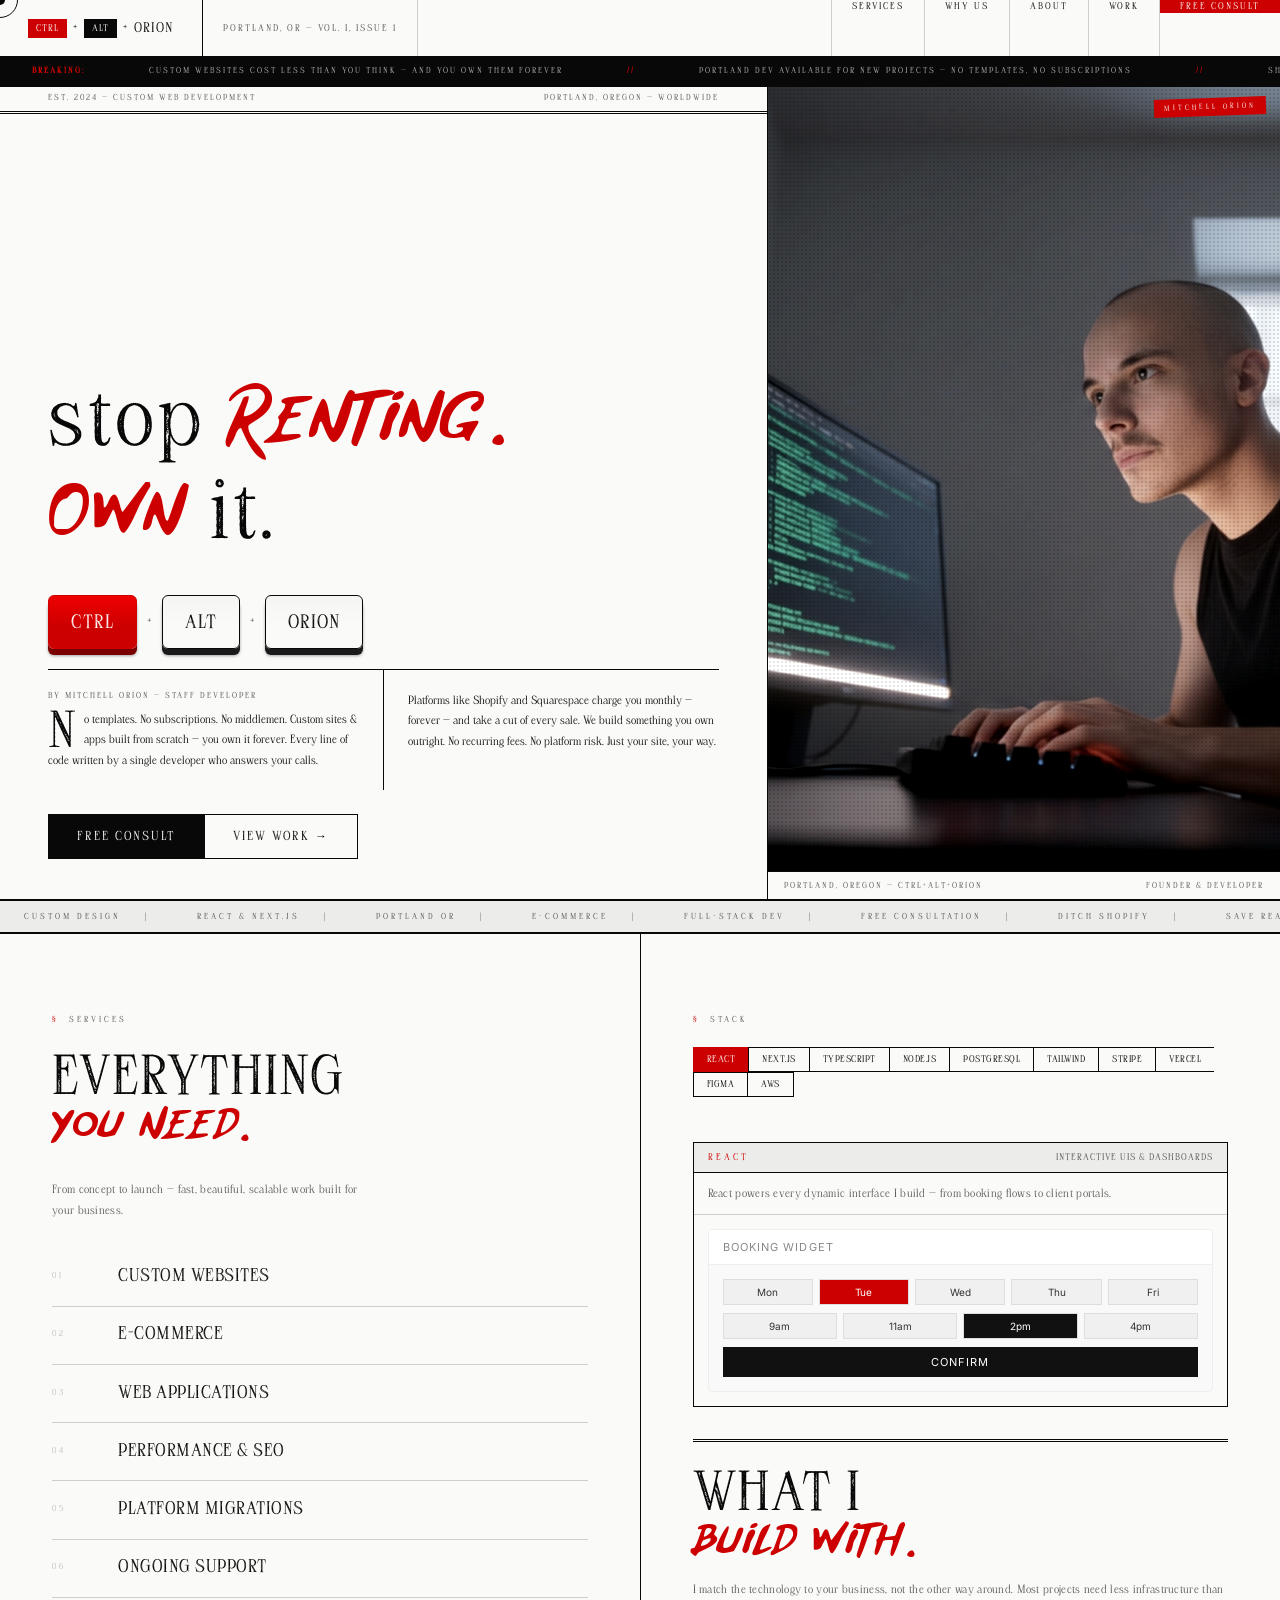
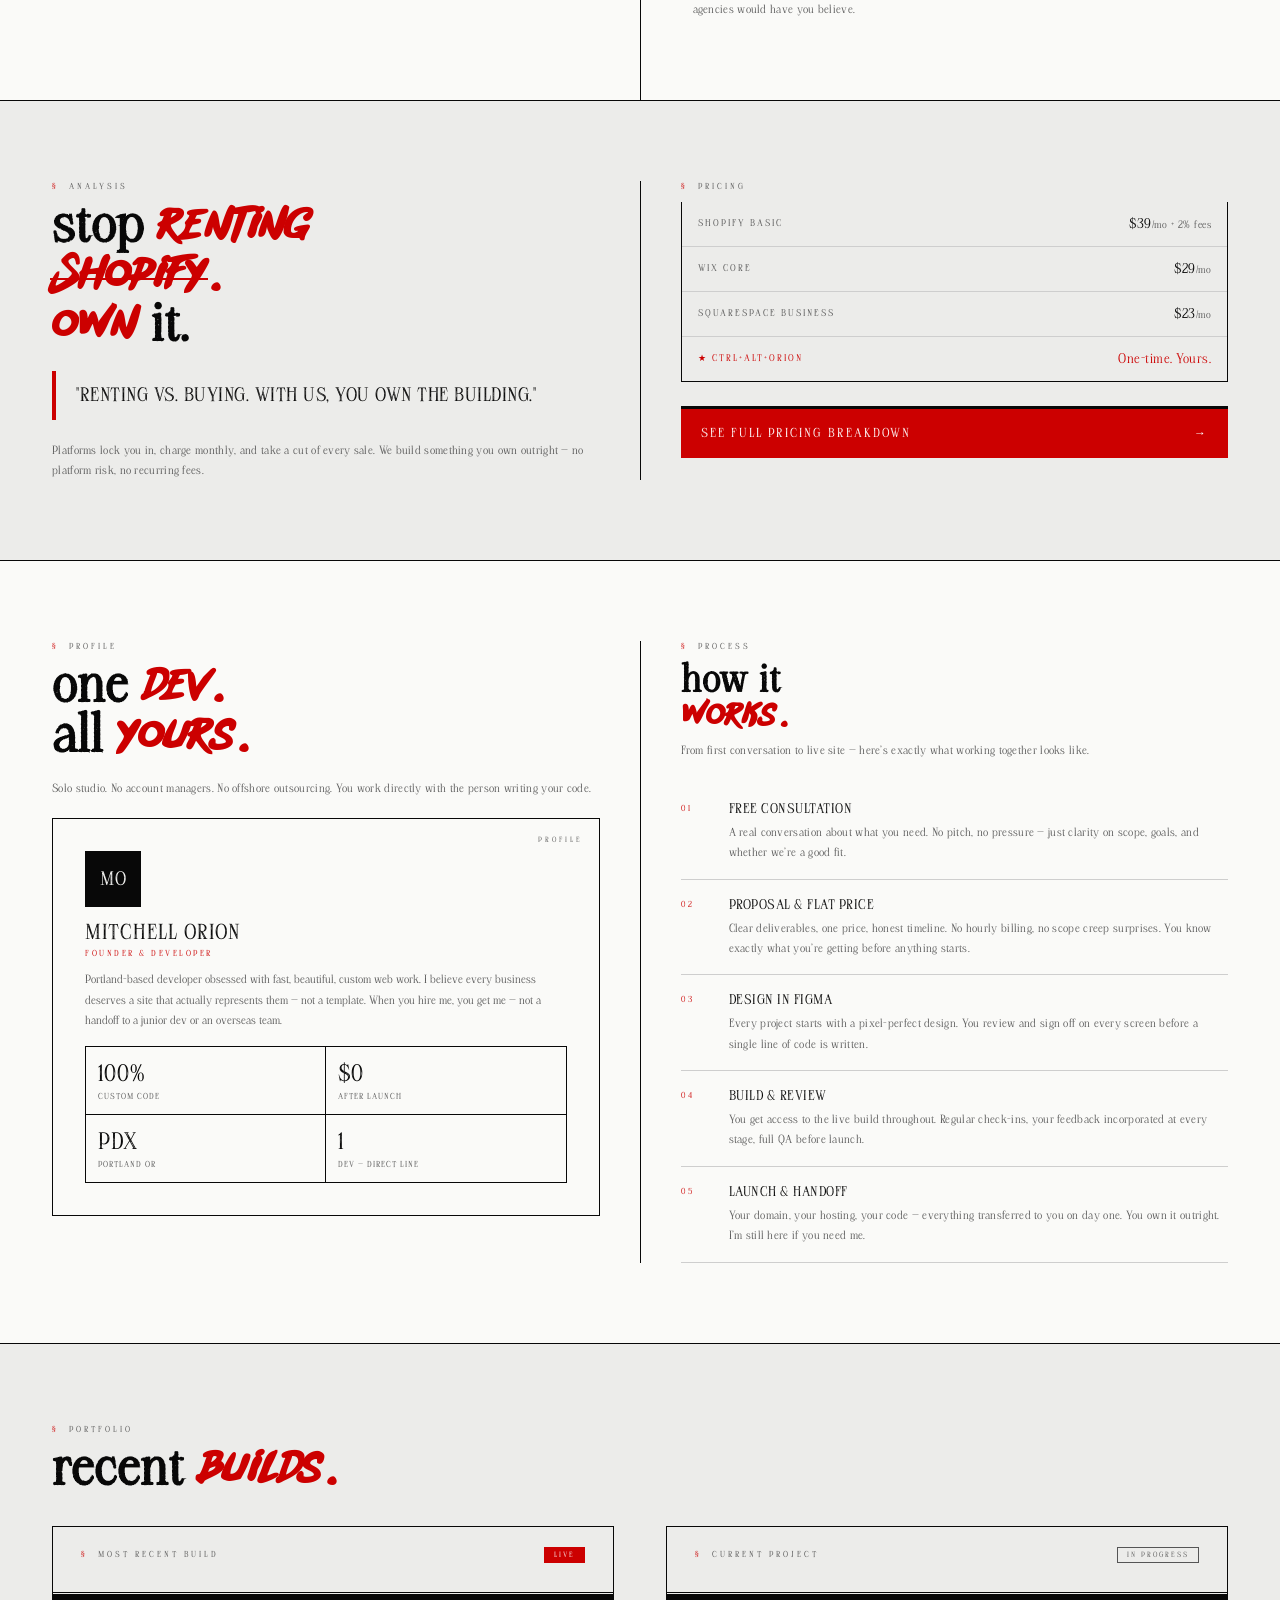
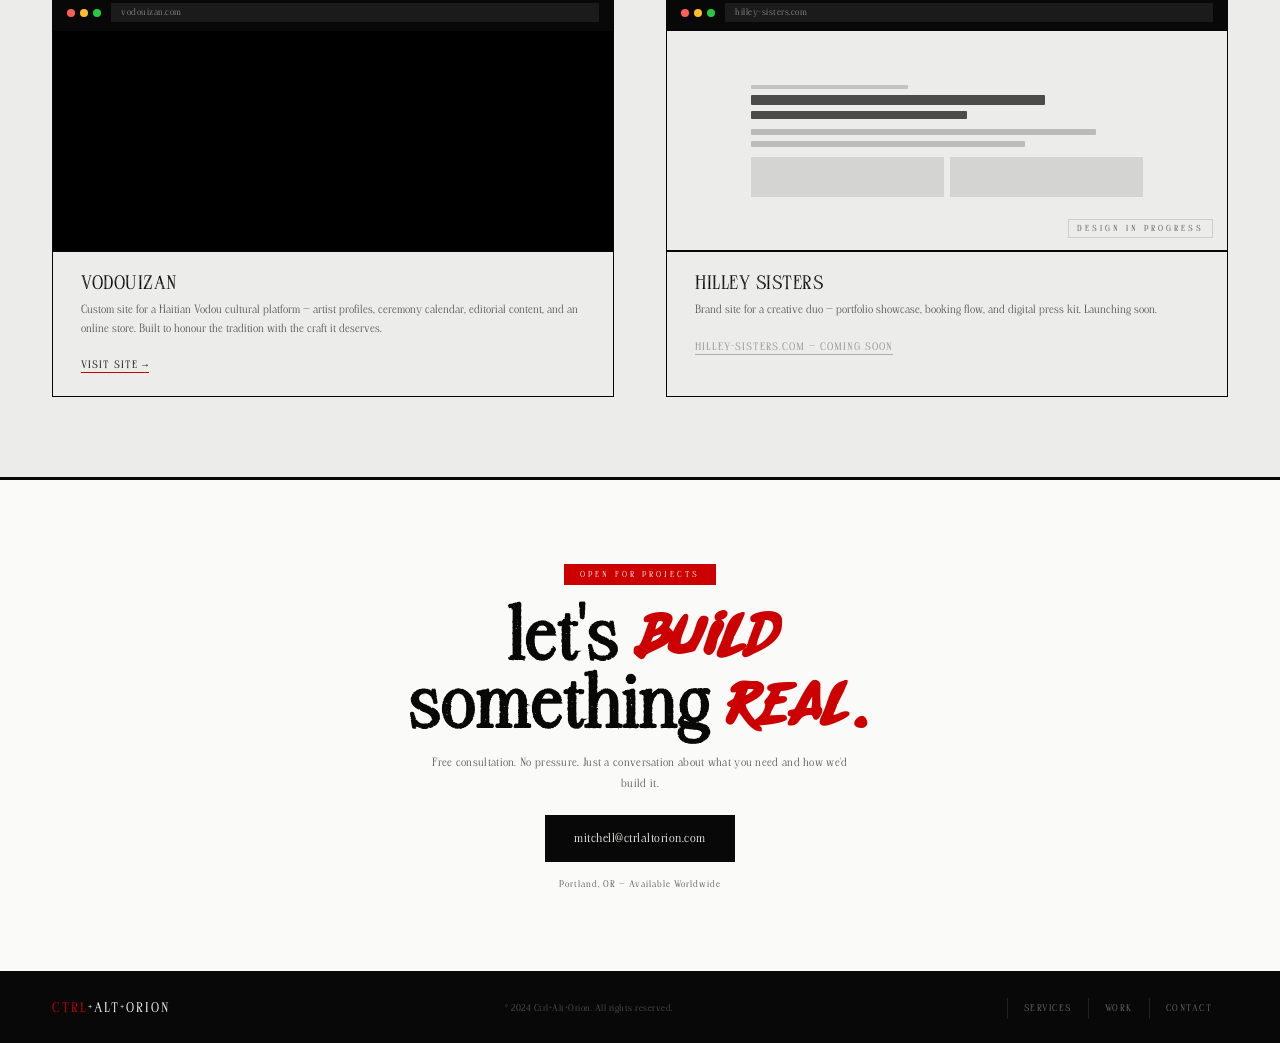
<file: index.html>
<!DOCTYPE html>
<html lang="en">
<head>
<meta charset="UTF-8"/><meta name="viewport" content="width=device-width,initial-scale=1.0"/>
<title>Ctrl+Alt+Orion</title>
<style>
@import url("webfonts/Relaxe/stylesheet.css");
@import url("webfonts/Helvena_Black/stylesheet.css");
@import url('https://fonts.googleapis.com/css2?family=Playfair+Display:ital,wght@0,700;1,400&family=Inter:wght@300;400;500&display=swap');

@font-face{
    font-family: Relaxe;
    src: url('fonts/RailwayGank.ttf')format('truetype');
}
@font-face{
    font-family: 'GhostinJingle';
    src: url('fonts/GhostinJingle.ttf') format('truetype');
}
@font-face{
    font-family: 'ClevonStamp';
    src: url('fonts/ClevonStamp.ttf') format('truetype');
}
@font-face{
    font-family: "Helvena Black";
    font-style: normal;
    font-variant: normal;
    font-weight: 300;
    line-height: 0pc;
}
*,*::before,*::after{margin:0;padding:0;box-sizing:border-box;}
:root{
  --bg:#FAFAF8;--ink:#080808;--red:#CC0000;--muted:#555;--light:#ECECEA;
  --border:1px solid #CECECE;--border-ink:1px solid #080808;
}
html{scroll-behavior:smooth;}
body{background:var(--bg);color:var(--ink);font-family:'ClevonStamp',monospace;overflow-x:hidden;cursor:none;}

/* CURSOR */
#cd{width:10px;height:10px;background:var(--ink);border-radius:50%;position:fixed;top:0;left:0;pointer-events:none;z-index:9999;transform:translate(-50%,-50%);}
#cr{width:36px;height:36px;border:var(--border-ink);border-radius:50%;position:fixed;top:0;left:0;pointer-events:none;z-index:9998;transform:translate(-50%,-50%);transition:width .15s,height .15s;}
body.ch #cr{width:52px;height:52px;border-color:var(--red);}
body.ch #cd{background:var(--red);}

/* HUD */
#hud{position:fixed;bottom:0;right:0;z-index:500;background:var(--ink);color:var(--bg);padding:8px 18px;font-family:'ClevonStamp',monospace;font-size:9px;letter-spacing:3px;text-transform:uppercase;border-top:var(--border-ink);border-left:var(--border-ink);opacity:0;transition:opacity .2s;}
#hud.vis{opacity:1;}

@keyframes fu{from{opacity:0;transform:translateY(20px)}to{opacity:1;transform:translateY(0)}}
@keyframes mq{0%{transform:translateX(0)}100%{transform:translateX(-50%)}}
@keyframes tickertape{0%{transform:translateX(0)}100%{transform:translateX(-50%)}}
@keyframes blink{0%,100%{opacity:1}50%{opacity:0}}
/* newsprint noise */
@keyframes noise{0%{background-position:0 0}100%{background-position:100% 100%}}


/* NAV — masthead */
#nav{position:fixed;inset:0 0 auto 0;z-index:200;background:var(--bg);border-bottom:3px solid var(--ink);}
.nav-top{display:flex;align-items:stretch;height:56px;}
.nav-logo{font-family:'ClevonStamp',sans-serif;font-size:13px;letter-spacing:1px;text-decoration:none;color:var(--ink);display:flex;align-items:center;padding:0 28px;border-right:var(--border-ink);text-transform:uppercase;gap:6px;}
.nkm{display:inline-flex;align-items:center;justify-content:center;background:var(--ink);padding:3px 8px;font-size:9px;letter-spacing:1px;color:var(--bg);}
.nkm.c{background:var(--red);color:#fff;}
.nav-date{display:flex;align-items:center;padding:0 20px;font-size:9px;letter-spacing:2px;color:var(--muted);text-transform:uppercase;border-right:var(--border);}
.nav-links{display:flex;align-items:stretch;list-style:none;margin-left:auto;}
.nav-links li{border-left:var(--border);}
.nav-links a{display:flex;align-items:center;padding:0 20px;font-size:9px;letter-spacing:2px;text-transform:uppercase;text-decoration:none;color:var(--ink);transition:background .12s,color .12s;}
.nav-links a:hover{background:var(--ink);color:var(--bg);}
.nav-links a.cta{background:var(--red);color:#fff;}
.nav-links a.cta:hover{background:var(--ink);}
/* ticker below nav */
.ticker{background:var(--ink);color:var(--bg);overflow:hidden;height:28px;display:flex;align-items:center;font-size:8px;letter-spacing:2px;text-transform:uppercase;}
.ticker-inner{display:flex;white-space:nowrap;width:max-content;animation:tickertape 20s linear infinite;}
.tick{padding:0 32px;color:rgba(255,255,255,.7);}
.tick.red{color:var(--red);font-weight:bold;}
#nav-toggle{display:none;align-items:center;justify-content:center;background:none;border:none;border-left:var(--border);cursor:none;padding:0 20px;margin-left:auto;}
#nav-toggle span{display:block;width:18px;height:1.5px;background:var(--ink);margin:4.5px 0;}
#mmenu{display:none;position:fixed;inset:0;z-index:190;background:var(--bg);flex-direction:column;align-items:flex-start;justify-content:center;gap:0;border-right:var(--border-ink);}
#mmenu.open{display:flex;}
#mmenu a{font-family:'ClevonStamp',sans-serif;font-size:clamp(28px,6vw,56px);color:var(--ink);text-decoration:none;letter-spacing:2px;text-transform:uppercase;padding:16px 52px;border-bottom:var(--border-ink);width:100%;transition:background .12s;}
#mmenu a:first-child{border-top:var(--border-ink);}
#mmenu a:hover{background:var(--light);}

/* HERO — broadsheet layout */
#hero{min-height:100vh;display:grid;grid-template-columns:1fr 40%;position:relative;overflow:hidden;padding-top:84px;border-bottom:var(--border-ink);}
.hero-left{display:grid;grid-template-rows:auto 1fr;border-right:var(--border-ink);}
.hero-col1{padding:40px 48px;display:flex;flex-direction:column;justify-content:flex-end;}
.edition-bar{display:flex;align-items:center;justify-content:space-between;padding:8px 48px;border-bottom:3px double var(--ink);background:var(--bg);}
.edition-l{font-size:8px;letter-spacing:2px;color:var(--muted);text-transform:uppercase;}
.edition-r{font-size:8px;letter-spacing:2px;color:var(--muted);text-transform:uppercase;}
.big-headline{font-size:clamp(34px,6.5vw,92px);line-height:1.05;letter-spacing:3px;color:var(--ink);margin-bottom:16px;animation:fu .5s ease both;}
.big-headline .hl-stamp{font-family:'ClevonStamp',sans-serif;letter-spacing:4px;}
.big-headline .hl-fancy{font-family:'GhostinJingle',sans-serif;color:var(--red);letter-spacing:4px;}
.col-rule{display:grid;grid-template-columns:1fr 1fr;gap:0;border-top:var(--border-ink);margin-top:20px;}
.col1{padding:20px 24px 20px 0;border-right:var(--border-ink);}
.col2{padding:20px 0 20px 24px;}
.dropcap::first-letter{font-family:'ClevonStamp',sans-serif;font-size:48px;float:left;line-height:.75;padding-right:8px;padding-top:4px;color:var(--ink);}
.coltext{font-size:11px;line-height:1.85;color:var(--ink);}
.byline{font-size:8px;letter-spacing:2px;text-transform:uppercase;color:var(--muted);margin-bottom:8px;}
.hkeys{display:flex;align-items:center;gap:10px;margin-top:20px;flex-wrap:wrap;}
.key{display:inline-flex;align-items:center;justify-content:center;background:linear-gradient(180deg,#f5f5f3 0%,var(--bg) 60%);border:var(--border-ink);border-radius:6px;box-shadow:0 6px 0 #1a1a1a,0 7px 3px rgba(0,0,0,.35);padding:14px 22px;font-family:'ClevonStamp',sans-serif;font-size:clamp(12px,2vw,18px);letter-spacing:1px;color:var(--ink);cursor:pointer;user-select:none;transition:transform .08s,box-shadow .08s;}
.key.pressed{transform:translateY(5px);box-shadow:0 1px 0 #1a1a1a,0 2px 2px rgba(0,0,0,.25);}
.key.kc{background:linear-gradient(180deg,#e00 0%,var(--red) 60%);border-color:var(--red);box-shadow:0 6px 0 #7a0000,0 7px 3px rgba(0,0,0,.35);color:#fff;}
.key.kc.pressed{box-shadow:0 1px 0 #7a0000,0 2px 2px rgba(0,0,0,.25);}
.kplus{font-size:14px;color:var(--muted);}
.hctas{display:flex;gap:0;margin-top:24px;}
.bp{display:inline-flex;align-items:center;gap:8px;background:var(--ink);color:var(--bg);text-decoration:none;padding:13px 28px;font-family:'ClevonStamp',sans-serif;font-size:12px;letter-spacing:2px;text-transform:uppercase;border:var(--border-ink);transition:background .12s,color .12s;}
.bp:hover{background:var(--red);}
.bs{display:inline-flex;align-items:center;gap:8px;background:transparent;color:var(--ink);text-decoration:none;padding:13px 28px;font-family:'ClevonStamp',sans-serif;font-size:12px;letter-spacing:2px;text-transform:uppercase;border:var(--border-ink);border-left:none;transition:background .12s,color .12s;}
.bs:hover{background:var(--light);}

/* right panel */
.hero-right{position:relative;overflow:hidden;}
.img-panel{position:absolute;inset:0;background-color:var(--ink);background-image:url('images/mitchell.png');background-size:cover;background-position:center top;filter:grayscale(40%) contrast(1.1);}
/* halftone overlay */
.img-panel::after{content:'';position:absolute;inset:0;background-image:radial-gradient(circle,rgba(0,0,0,.12) 1px,transparent 1px);background-size:4px 4px;pointer-events:none;}
/* caption bar */
.img-caption{position:absolute;bottom:0;left:0;right:0;background:var(--bg);border-top:var(--border-ink);padding:8px 16px;font-size:8px;letter-spacing:2px;text-transform:uppercase;color:var(--muted);display:flex;justify-content:space-between;z-index:2;}
/* photo credit stamp */
.photo-stamp{position:absolute;top:14px;right:14px;background:var(--red);color:#fff;padding:4px 10px;font-size:7px;letter-spacing:3px;text-transform:uppercase;z-index:2;transform:rotate(-2deg);}

/* MARQUEE */
.mwrap{background:var(--light);border-top:var(--border-ink);border-bottom:var(--border-ink);overflow:hidden;}
.mtrack{display:flex;width:max-content;animation:mq 22s linear infinite;}
.mitem{font-family:'ClevonStamp',monospace;font-size:8px;color:var(--muted);letter-spacing:3px;text-transform:uppercase;white-space:nowrap;padding:10px 24px;display:flex;align-items:center;gap:24px;}
.mitem::after{content:'|';color:var(--border-ink);}

/* SECTIONS */
.sec{padding:80px 52px;border-top:var(--border-ink);}
.slabel{font-size:8px;letter-spacing:3px;text-transform:uppercase;color:var(--muted);margin-bottom:10px;display:flex;align-items:center;gap:10px;}
.slabel::before{content:'§';color:var(--red);}
.stitle{font-family:'ClevonStamp',sans-serif;font-size:clamp(22px,4.5vw,52px);line-height:.9;letter-spacing:1px;margin-bottom:16px;color:var(--ink);}
.stitle em{font-family:'GhostinJingle',sans-serif;color:var(--red);font-style:normal;text-transform:none;letter-spacing:2px;}
.sdesc{color:var(--muted);font-size:11px;line-height:1.85;max-width:540px;letter-spacing:.3px;}
.rv{opacity:0;transform:translateY(16px);transition:opacity .5s,transform .5s;}
.rv.vis{opacity:1;transform:none;}
.d1{transition-delay:.1s;}.d2{transition-delay:.2s;}.d3{transition-delay:.3s;}
.column-rule{width:100%;border-top:3px double var(--ink);margin:12px 0;}


/* shared column separator */
.col-sep{background:var(--ink);width:1px;align-self:stretch;}

/* WHY — two-column editorial */
#why{background:var(--light);}
.winn{display:grid;grid-template-columns:1fr 1px 1fr;gap:0;}
.wleft{padding-right:40px;}
.wright{padding-left:40px;}
.pull-quote{border-left:4px solid var(--red);padding:14px 20px;margin:20px 0;font-family:'ClevonStamp',sans-serif;font-size:18px;line-height:1.15;text-transform:uppercase;letter-spacing:.5px;}
.plist{display:flex;flex-direction:column;gap:0;margin-top:12px;}
.pitem{display:flex;align-items:center;gap:14px;border-bottom:var(--border);padding:14px 0;transition:padding-left .15s;}
.pitem:hover{padding-left:6px;background:transparent;}
.pitem:hover .pt strong{color:var(--red);}
.pico{width:30px;height:30px;border:var(--border-ink);display:flex;align-items:center;justify-content:center;font-size:12px;flex-shrink:0;}
.pt{flex:1;}.pt strong{display:block;font-size:12px;font-family:'ClevonStamp',sans-serif;text-transform:uppercase;letter-spacing:.5px;margin-bottom:2px;transition:color .15s;}
.pt span{font-size:9px;color:var(--muted);}
.psave{font-size:12px;font-family:'ClevonStamp',sans-serif;color:var(--muted);}
.pitem.us{background:var(--bg);}
.pitem.us .pt strong{color:var(--red);}
.pitem.us .psave{color:var(--red);}
.strike{position:relative;display:inline;}
.strike::after{content:'';position:absolute;left:-2px;right:-2px;top:52%;height:2px;background:var(--red);}

/* PRICING MODAL */
.pricing-teaser{border:var(--border-ink);border-top:none;margin-top:0;}
.pricing-row{display:flex;align-items:center;justify-content:space-between;padding:13px 16px;border-bottom:var(--border);}
.pricing-row:last-child{border-bottom:none;}
.pr-name{font-size:9px;letter-spacing:2px;text-transform:uppercase;color:var(--muted);}
.pr-cost{font-family:'ClevonStamp',sans-serif;font-size:13px;letter-spacing:.5px;color:var(--ink);}
.pricing-row.ours .pr-name{color:var(--red);}
.pricing-row.ours .pr-cost{color:var(--red);}
.pricing-open-btn{
  display:flex;align-items:center;justify-content:space-between;width:100%;
  background:var(--red);color:#fff;border:none;border-top:3px solid var(--ink);
  padding:16px 20px;font-family:'ClevonStamp',sans-serif;font-size:12px;
  letter-spacing:2px;text-transform:uppercase;cursor:none;transition:background .12s;
  margin-top:24px;
}
.pricing-open-btn:hover{background:var(--ink);}

#pricing-overlay{
  display:none;position:fixed;inset:0;background:rgba(8,8,8,.9);z-index:300;
  align-items:flex-start;justify-content:center;padding:24px;overflow-y:auto;
}
#pricing-overlay.open{display:flex;}
#pricing-modal{
  background:var(--bg);border:var(--border-ink);border-top:4px solid var(--red);
  width:100%;max-width:840px;padding:52px;margin:auto;
}
.pm-head{margin-bottom:36px;}
.pm-title{font-family:'ClevonStamp',sans-serif;font-size:clamp(22px,4vw,44px);line-height:.9;letter-spacing:1px;color:var(--ink);margin-bottom:6px;}
.pm-title em{font-family:'GhostinJingle',sans-serif;color:var(--red);font-style:normal;letter-spacing:2px;}
.pm-sub{font-size:11px;color:var(--muted);line-height:1.85;letter-spacing:.3px;}

.pm-slider{display:flex;align-items:center;gap:16px;padding:16px 20px;border:var(--border-ink);margin-bottom:28px;}
.pm-slider label{font-size:8px;letter-spacing:3px;text-transform:uppercase;color:var(--muted);white-space:nowrap;}
.pm-slider input[type=range]{flex:1;accent-color:var(--red);}
.pm-slider span{font-family:'ClevonStamp',sans-serif;font-size:16px;letter-spacing:1px;min-width:72px;text-align:right;}

.pm-price{border:3px solid var(--red);padding:22px 24px;margin-bottom:32px;display:flex;align-items:baseline;justify-content:space-between;gap:12px;flex-wrap:wrap;}
.pm-price .lbl{font-size:8px;letter-spacing:3px;text-transform:uppercase;color:var(--muted);}
.pm-price .amt{font-family:'ClevonStamp',sans-serif;font-size:clamp(32px,5vw,56px);line-height:.9;letter-spacing:1px;color:var(--red);}
.pm-price .note{font-size:10px;color:var(--muted);letter-spacing:.5px;align-self:flex-end;}

.pm-slabel{font-size:8px;letter-spacing:3px;text-transform:uppercase;color:var(--muted);margin-bottom:12px;display:flex;align-items:center;gap:8px;}
.pm-slabel::before{content:'§';color:var(--red);}

.pm-addons{display:grid;grid-template-columns:repeat(auto-fill,minmax(195px,1fr));gap:0;border:var(--border-ink);margin-bottom:32px;}
.pm-addon{border-right:var(--border-ink);border-bottom:var(--border-ink);padding:10px 14px;cursor:none;display:flex;align-items:center;justify-content:space-between;gap:8px;transition:background .12s;user-select:none;}
.pm-addon:hover{background:var(--light);}
.pm-addon.on{background:var(--light);}
.pm-addon .aname{font-size:11px;color:var(--ink);letter-spacing:.3px;}
.pm-addon .aprice{font-size:10px;color:var(--muted);}
.pm-addon.on .aprice{color:var(--red);}
.pm-addon .pm-chk{width:14px;height:14px;border:var(--border-ink);flex-shrink:0;display:flex;align-items:center;justify-content:center;}
.pm-addon.on .pm-chk{background:var(--red);border-color:var(--red);}
.pm-addon.on .pm-chk::after{content:'';display:block;width:6px;height:4px;border-left:2px solid #fff;border-bottom:2px solid #fff;transform:rotate(-45deg) translateY(-1px);}

.pm-yr-row{display:flex;margin-bottom:8px;}
.pm-yr-row button{flex:1;padding:10px;font-family:'ClevonStamp',sans-serif;font-size:10px;letter-spacing:2px;text-transform:uppercase;border:var(--border-ink);border-right:none;background:transparent;color:var(--muted);cursor:none;transition:.12s;}
.pm-yr-row button:last-child{border-right:var(--border-ink);}
.pm-yr-row button.on{background:var(--ink);color:var(--bg);border-color:var(--ink);}
.pm-yr-row button:hover:not(.on){background:var(--light);}
.pm-yr-note{font-size:10px;color:var(--muted);letter-spacing:.5px;margin-bottom:20px;}

.pm-table{width:100%;border-collapse:collapse;font-size:11px;margin-bottom:32px;}
.pm-table th{text-align:left;padding:8px 12px;font-size:8px;letter-spacing:2px;text-transform:uppercase;color:var(--muted);border-bottom:3px solid var(--ink);}
.pm-table td{padding:9px 12px;border-bottom:var(--border);vertical-align:middle;color:var(--muted);}
.pm-table tr.you td{color:var(--ink);font-family:'ClevonStamp',sans-serif;letter-spacing:.5px;}
.pm-table tr.you td:first-child{color:var(--red);}
.pm-table .ptag{display:inline-block;font-size:9px;padding:1px 7px;border:var(--border);color:var(--muted);margin-left:4px;letter-spacing:.5px;}
.pm-table .ptag.r{border-color:var(--red);color:var(--red);}
.pm-save{color:#2e7d32;font-size:10px;letter-spacing:.3px;}
.pm-save.loss{color:var(--red);}

.pm-close{display:block;width:100%;padding:14px;background:transparent;border:var(--border-ink);font-family:'ClevonStamp',sans-serif;font-size:11px;letter-spacing:2px;text-transform:uppercase;color:var(--muted);cursor:none;transition:.12s;}
.pm-close:hover{background:var(--ink);color:var(--bg);border-color:var(--ink);}

/* ABOUT */
#about{background:var(--bg);}
.ainn{display:grid;grid-template-columns:1fr 1px 1fr;gap:0;}
.acard{border:var(--border-ink);padding:32px;position:relative;margin-right:40px;overflow:hidden;}
.acard::before{content:'PROFILE';position:absolute;top:16px;right:16px;font-size:7px;letter-spacing:3px;color:var(--muted);text-transform:uppercase;}
.avtr{width:56px;height:56px;background:var(--ink);display:flex;align-items:center;justify-content:center;font-family:'ClevonStamp',sans-serif;font-size:18px;color:var(--bg);margin-bottom:12px;letter-spacing:1px;}
.an{font-family:'ClevonStamp',sans-serif;font-size:20px;letter-spacing:1px;text-transform:uppercase;margin-bottom:2px;}
.ar{font-size:8px;color:var(--red);letter-spacing:2.5px;text-transform:uppercase;margin-bottom:10px;}
.ab{font-size:11px;color:var(--muted);line-height:1.85;}
.sgrd{display:grid;grid-template-columns:1fr 1fr;gap:0;margin-top:16px;border:var(--border-ink);}
.st{padding:12px;border-right:var(--border-ink);border-bottom:var(--border-ink);}
.st:nth-child(2n){border-right:none;}.st:nth-child(n+3){border-bottom:none;}
.sv{font-family:'ClevonStamp',sans-serif;font-size:22px;letter-spacing:1px;}
.sl{font-size:8px;color:var(--muted);letter-spacing:1px;text-transform:uppercase;margin-top:2px;}
.taglist{display:flex;flex-wrap:wrap;gap:0;margin-top:18px;}
.tag{border:var(--border-ink);border-right:none;color:var(--ink);padding:4px 10px;font-size:9px;letter-spacing:.5px;transition:background .12s;cursor:default;}
.tag:last-child{border-right:var(--border-ink);}
.tag:hover{background:var(--ink);color:var(--bg);}

/* WORK */
#work{background:var(--light);}
.whdr{margin-bottom:32px;}
.wgrid{display:grid;grid-template-columns:repeat(auto-fit,minmax(420px,1fr));gap:0;max-width:1200px;margin:0 auto;border:var(--border-ink);}
.wcard{overflow:hidden;cursor:pointer;border-right:var(--border-ink);}
.wcard:hover .bprev{filter:grayscale(0%);}
.bbar{display:flex;align-items:center;gap:10px;padding:8px 14px;background:var(--ink);border-bottom:var(--border-ink);}
.bdots{display:flex;gap:5px;}.bd{width:8px;height:8px;border-radius:50%;}
.bdr{background:#FF5F56;}.bdy{background:#FFBD2E;}.bdg{background:#27C93F;}
.burl{flex:1;background:rgba(255,255,255,.08);padding:3px 10px;font-size:9px;color:rgba(255,255,255,.4);letter-spacing:.5px;}
.bprev{height:200px;display:flex;align-items:center;justify-content:center;position:relative;overflow:hidden;filter:grayscale(60%);transition:filter .3s;}
.bvod{background:linear-gradient(135deg,#2d1000,#4a1a00);}
.bhil{background:linear-gradient(135deg,#001428,#00203f);}
.pvod{position:absolute;inset:0;background:radial-gradient(ellipse at 50% 60%,rgba(204,0,0,.3) 0%,transparent 65%);}
.phil{position:absolute;inset:0;background:radial-gradient(ellipse at 50% 60%,rgba(204,0,0,.2) 0%,transparent 65%);}
.pbody{position:relative;z-index:1;text-align:center;}
.pem{font-size:40px;display:block;margin-bottom:6px;}
.pn{font-family:'ClevonStamp',sans-serif;font-size:20px;color:#fff;letter-spacing:1px;text-transform:uppercase;}
.ps{font-size:9px;color:rgba(255,255,255,.4);letter-spacing:1px;margin-top:3px;}
.winfo{padding:22px 24px;border-top:var(--border-ink);}
.wbadge{display:inline-block;padding:2px 9px;font-size:7px;letter-spacing:2px;text-transform:uppercase;margin-bottom:9px;border:var(--border-ink);}
.wlive{background:var(--red);border-color:var(--red);color:#fff;}
.wwip{border-color:var(--muted);color:var(--muted);}
.wtitle{font-family:'ClevonStamp',sans-serif;font-size:18px;letter-spacing:.5px;text-transform:uppercase;margin-bottom:6px;line-height:1.1;}
.wdesc{color:var(--muted);font-size:11px;line-height:1.7;margin-bottom:14px;}
.wlink{display:inline-flex;align-items:center;gap:5px;color:var(--ink);font-size:10px;letter-spacing:1px;text-transform:uppercase;text-decoration:none;transition:gap .2s;border-bottom:1px solid var(--red);}
.wlink:hover{gap:9px;}

/* CONTACT */
#contact{background:var(--bg);border-top:3px solid var(--ink);}
.cwrap{max-width:800px;margin:0 auto;text-align:center;}
.fpill{display:inline-flex;align-items:center;gap:8px;background:var(--red);color:#fff;padding:5px 16px;font-size:8px;letter-spacing:3px;text-transform:uppercase;margin-bottom:20px;}
.ctitle{font-family:'ClevonStamp',sans-serif;font-size:clamp(28px,6vw,72px);line-height:.88;letter-spacing:1px;color:var(--ink);margin-bottom:12px;}
.ctitle em{font-family:'GhostinJingle',sans-serif;font-style:normal;color:var(--red);letter-spacing:2px;}
.sdesc-w{color:var(--muted);font-size:11px;line-height:1.85;max-width:420px;margin:0 auto 10px;letter-spacing:.3px;}
.epill{display:inline-flex;align-items:center;gap:10px;background:var(--ink);border:var(--border-ink);padding:14px 28px;font-size:12px;letter-spacing:.5px;color:var(--bg);text-decoration:none;margin:12px 0 16px;transition:background .12s;}
.epill:hover{background:var(--red);}
.cloc{font-size:9px;color:var(--muted);letter-spacing:1px;}

footer{background:var(--ink);border-top:3px solid var(--ink);padding:24px 52px;display:flex;align-items:center;justify-content:space-between;flex-wrap:wrap;gap:12px;}
.flogo{font-family:'ClevonStamp',sans-serif;font-size:13px;letter-spacing:2px;text-transform:uppercase;color:var(--bg);}
.fc{color:var(--red);}
.fcopy{font-size:9px;color:rgba(255,255,255,.3);letter-spacing:.5px;}
.flinks{display:flex;gap:0;}
.flinks a{color:rgba(255,255,255,.4);text-decoration:none;font-size:9px;letter-spacing:1.5px;text-transform:uppercase;transition:color .15s;padding:4px 16px;border-left:1px solid rgba(255,255,255,.1);}
.flinks a:hover{color:var(--red);}
#cd {
}

@media(max-width:960px){
  #nav-toggle{display:flex;}.nav-links{display:none;}
  .hero-right{display:none;}
  #hero{grid-template-columns:1fr;}
  .hero-left{display:block;}
  .hero-col1{padding:80px 24px 40px;}
  .edition-bar{padding:8px 24px;}
  .col-rule{grid-template-columns:1fr;}
  .col1{border-right:none;border-bottom:var(--border-ink);padding-right:0;padding-bottom:20px;margin-bottom:20px;}
  .col2{padding-left:0;}
  .sec{padding:60px 24px;}
  .col-sep{display:none;}
  .winn{grid-template-columns:1fr;}
  .wleft{padding-right:0;border-bottom:var(--border-ink);padding-bottom:40px;margin-bottom:40px;}
  .wright{padding-left:0;}
  .ainn{grid-template-columns:1fr;}
  .ainn > div.rv:first-child{border-bottom:var(--border-ink);padding-bottom:40px;margin-bottom:40px;}
  .acard{margin-right:0;margin-bottom:28px;}
  .wgrid{grid-template-columns:1fr;}
  footer{flex-direction:column;text-align:center;}
}

/* ── SERVICES + STACK ── */
#services.sec{padding:0;}
#services .page{display:grid;grid-template-columns:1fr 1px 1fr;min-height:600px;}
#services .divider{background:var(--ink);width:1px;}
#services .left{padding:80px 52px;display:flex;flex-direction:column;gap:1.8rem;border-right:none;}
#services .right{padding:80px 52px;display:flex;flex-direction:column;justify-content:space-between;}

/* label — matches .slabel used across site */
#services .section-label{font-size:8px;letter-spacing:3px;text-transform:uppercase;color:var(--muted);display:flex;align-items:center;gap:10px;}
#services .section-label::before{content:'§';color:var(--red);}

/* headlines — ClevonStamp like every other section title */
#services .intro-headline{font-family:'ClevonStamp',sans-serif;font-size:clamp(22px,4.5vw,52px);line-height:.9;letter-spacing:1px;text-transform:uppercase;color:var(--ink);}
#services .intro-headline em{font-family:'GhostinJingle',sans-serif;color:var(--red);font-style:normal;text-transform:none;letter-spacing:2px;}
#services .intro-sub{font-size:11px;color:var(--muted);line-height:1.85;letter-spacing:.3px;max-width:320px;}

/* service rows */
#services .services-list{display:flex;flex-direction:column;}
#services .svc{display:grid;grid-template-columns:50px 1fr auto;align-items:start;gap:1rem;padding:1.1rem 0;border-bottom:var(--border);cursor:pointer;}
#services .svc:hover .svc-num{color:var(--red);}
#services .svc:hover .svc-arrow{opacity:1;transform:translateX(0);}
#services .svc-num{font-size:8px;letter-spacing:3px;text-transform:uppercase;color:#bbb;padding-top:4px;transition:color 0.2s;}
#services .svc-name{font-family:'ClevonStamp',sans-serif;font-size:clamp(13px,1.6vw,17px);letter-spacing:.5px;text-transform:uppercase;color:var(--ink);line-height:1.2;}
#services .svc-copy{font-size:11px;color:var(--muted);line-height:1.85;letter-spacing:.3px;max-height:0;overflow:hidden;opacity:0;transition:max-height 0.35s ease,opacity 0.3s ease,margin 0.3s ease;}
#services .svc.open .svc-copy{max-height:100px;opacity:1;margin-top:6px;}
#services .svc-arrow{font-size:13px;color:var(--red);opacity:0;transform:translateX(-6px);transition:opacity 0.2s,transform 0.2s;padding-top:4px;user-select:none;}
#services .svc.open .svc-arrow{opacity:1;transform:rotate(90deg) translateX(-2px);}

/* stack / right panel */
#services .stack-top{display:flex;flex-direction:column;gap:1.4rem;}
#services .tags-wrap{display:flex;flex-wrap:wrap;gap:0;}
#services .tag{font-size:9px;letter-spacing:.5px;text-transform:uppercase;color:var(--ink);border:var(--border-ink);border-right:none;padding:5px 13px;cursor:pointer;transition:background 0.12s,color 0.12s;font-weight:400;font-family:'ClevonStamp',monospace;}
#services .tag:last-child{border-right:var(--border-ink);}
#services .tag:hover{background:var(--ink);color:var(--bg);}
#services .tag.active{background:var(--red);border-color:var(--red);color:#fff;}
#services .stack-preview{margin-top:1.4rem;border:var(--border-ink);overflow:hidden;display:none;}
#services .stack-preview.visible{display:block;}
#services .preview-bar{display:flex;align-items:center;justify-content:space-between;padding:8px 14px;border-bottom:var(--border-ink);background:var(--light);}
#services .preview-tech{font-family:'ClevonStamp',sans-serif;font-size:9px;letter-spacing:3px;text-transform:uppercase;color:var(--red);}
#services .preview-use{font-size:9px;color:var(--muted);letter-spacing:1px;text-transform:uppercase;}
#services .preview-desc{font-size:11px;color:var(--muted);line-height:1.85;letter-spacing:.3px;padding:10px 14px;border-bottom:var(--border);}
#services .preview-demo{padding:14px;background:var(--bg);min-height:120px;font-size:12px;}
#services .stack-bottom{border-top:3px double var(--ink);padding-top:1.8rem;margin-top:2rem;}
#services .stack-headline{font-family:'ClevonStamp',sans-serif;font-size:clamp(22px,4.5vw,52px);line-height:.9;letter-spacing:1px;text-transform:uppercase;color:var(--ink);margin-bottom:0.75rem;}
#services .stack-headline em{font-family:'GhostinJingle',sans-serif;color:var(--red);font-style:normal;text-transform:none;letter-spacing:2px;}
#services .stack-body{font-size:11px;color:var(--muted);line-height:1.85;letter-spacing:.3px;}

/* process steps */
.proc-list{display:flex;flex-direction:column;gap:0;margin-top:24px;}
.proc-item{display:grid;grid-template-columns:48px 1fr;gap:0;padding:16px 0;border-bottom:var(--border);align-items:start;}
.proc-num{font-size:8px;letter-spacing:3px;text-transform:uppercase;color:var(--red);padding-top:3px;}
.proc-title{font-family:'ClevonStamp',sans-serif;font-size:13px;letter-spacing:.5px;text-transform:uppercase;color:var(--ink);margin-bottom:4px;}
.proc-desc{font-size:11px;color:var(--muted);line-height:1.85;letter-spacing:.3px;}
/* work editorial split */
.work-split{display:grid;grid-template-columns:1fr 52px 1fr;gap:0;}
.work-col{display:flex;flex-direction:column;overflow:hidden;border:var(--border-ink);}
.work-col-hdr{padding:20px 28px;border-bottom:3px double var(--ink);display:flex;align-items:baseline;justify-content:space-between;gap:12px;}
.work-col-hdr .slabel{margin-bottom:0;}
.work-split .col-sep{background:transparent;width:52px;}
.wcard-inner{padding:0;}
.wcard-inner .bbar{background:var(--ink);}
.wcard-inner .winfo{padding:22px 28px;border-top:var(--border-ink);}
.wcard-inner .bprev{height:220px;}
.wcard-inner .burl{color:rgba(255,255,255,.5);}
/* current project mockup */
.bprev-mock{height:220px;background:var(--light);display:flex;align-items:center;justify-content:center;position:relative;overflow:hidden;border-bottom:var(--border-ink);}
.mock-inner{display:flex;flex-direction:column;gap:6px;width:70%;opacity:.7;}
.mock-bar{height:6px;background:var(--ink);border-radius:1px;}
.mock-bar.short{width:55%;}
.mock-grid{display:grid;grid-template-columns:1fr 1fr;gap:6px;margin-top:4px;}
.mock-block{height:40px;background:var(--ink);opacity:.15;}
.mock-label{position:absolute;bottom:12px;right:14px;font-size:8px;letter-spacing:3px;text-transform:uppercase;color:var(--muted);border:var(--border);padding:3px 8px;}
@media(max-width:960px){
  .work-split{grid-template-columns:1fr;}
  .work-col~.work-col{border-top:var(--border-ink);}
}
@media(max-width:960px){
  #services .page{grid-template-columns:1fr;}
  #services .divider{display:none;}
  #services .left,#services .right{padding:60px 24px;}
}
</style>
</head>
<body>
<div id="cd"></div><div id="cr"></div>

<div id="mmenu">
  <a href="#services" onclick="cm()">Services</a>
  <a href="#why" onclick="cm()">Why Us</a>
  <a href="#about" onclick="cm()">About</a>
  <a href="#work" onclick="cm()">Work</a>
  <a href="#contact" onclick="cm()">Free Consult</a>
</div>

<nav id="nav">
  <div class="nav-top">
    <a class="nav-logo" href="#">
      <span class="nkm c">CTRL</span>+<span class="nkm">ALT</span>+<span>ORION</span>
    </a>
    <div class="nav-date">Portland, OR &mdash; Vol. I, Issue 1</div>
    <ul class="nav-links">
      <li><a href="#services">Services</a></li>
      <li><a href="#why">Why Us</a></li>
      <li><a href="#about">About</a></li>
      <li><a href="#work">Work</a></li>
      <li><a href="#contact" class="cta">Free Consult</a></li>
    </ul>
    <button id="nav-toggle" onclick="tm()"><span></span><span></span><span></span></button>
  </div>
  <div class="ticker">
    <div class="ticker-inner">
      <span class="tick red">BREAKING:</span><span class="tick">Custom websites cost less than you think &mdash; and you own them forever</span>
      <span class="tick red">//</span><span class="tick">Portland dev available for new projects &mdash; no templates, no subscriptions</span>
      <span class="tick red">//</span><span class="tick">Shopify fees eating your margins? There's a better way</span>
      <span class="tick red">//</span><span class="tick">BREAKING:</span><span class="tick">Custom websites cost less than you think &mdash; and you own them forever</span>
      <span class="tick red">//</span><span class="tick">Portland dev available for new projects &mdash; no templates, no subscriptions</span>
      <span class="tick red">//</span><span class="tick">Shopify fees eating your margins? There's a better way</span>
    </div>
  </div>
</nav>

<section id="hero">
  <div class="hero-left">
    <div class="edition-bar">
      <span class="edition-l">Est. 2024 &mdash; Custom Web Development</span>
      <span class="edition-r">Portland, Oregon &mdash; Worldwide</span>
    </div>
    <div class="hero-col1">
      <div class="big-headline"><span class="hl-stamp">stop</span> <span class="hl-fancy">Renting.</span><br><span class="hl-fancy">Own</span> <span class="hl-stamp">it.</span></div>
      <div class="hkeys">
        <div class="key kc" id="kC" onclick="pk(this,event)">CTRL</div>
        <span class="kplus">+</span>
        <div class="key" id="kA" onclick="pk(this,event)">ALT</div>
        <span class="kplus">+</span>
        <div class="key" id="kO" onclick="pk(this,event)">ORION</div>
      </div>
      <div class="col-rule">
        <div class="col1">
          <div class="byline">By Mitchell Orion &mdash; Staff Developer</div>
          <p class="coltext dropcap">No templates. No subscriptions. No middlemen. Custom sites &amp; apps built from scratch &mdash; you own it forever. Every line of code written by a single developer who answers your calls.</p>
        </div>
        <div class="col2">
          <p class="coltext">Platforms like Shopify and Squarespace charge you monthly &mdash; forever &mdash; and take a cut of every sale. We build something you own outright. No recurring fees. No platform risk. Just your site, your way.</p>
        </div>
      </div>
      <div class="hctas">
        <a href="#contact" class="bp">Free Consult</a>
        <a href="#work" class="bs">View Work &rarr;</a>
      </div>
    </div>
  </div>
  <div class="hero-right">
    <div class="img-panel" id="imgPanel"></div>
    <div class="photo-stamp">MITCHELL ORION</div>
    <div class="img-caption">
      <span>PORTLAND, OREGON &mdash; CTRL+ALT+ORION</span>
      <span>FOUNDER &amp; DEVELOPER</span>
    </div>
  </div>
</section>

<div class="mwrap"><div class="mtrack">
  <span class="mitem">Custom Design</span><span class="mitem">React &amp; Next.js</span><span class="mitem">Portland OR</span><span class="mitem">E-Commerce</span><span class="mitem">Full-Stack Dev</span><span class="mitem">Free Consultation</span><span class="mitem">Ditch Shopify</span><span class="mitem">Save Real Money</span><span class="mitem">Mobile-First</span><span class="mitem">SEO Optimized</span><span class="mitem">Custom Design</span><span class="mitem">React &amp; Next.js</span><span class="mitem">Portland OR</span><span class="mitem">E-Commerce</span><span class="mitem">Full-Stack Dev</span><span class="mitem">Free Consultation</span><span class="mitem">Ditch Shopify</span><span class="mitem">Save Real Money</span><span class="mitem">Mobile-First</span><span class="mitem">SEO Optimized</span>
</div></div>

<section id="services" class="sec">
  <div class="page">

    <!-- LEFT: SERVICES -->
    <div class="left">
      <div class="section-label">Services</div>
      <div class="intro-headline">Everything<br><em>you need.</em></div>
      <p class="intro-sub">From concept to launch — fast, beautiful, scalable work built for your business.</p>

      <div class="services-list">
        <div class="svc" onclick="toggleSvc(this)">
          <div class="svc-num">01</div>
          <div><div class="svc-name">Custom Websites</div><div class="svc-copy">Hand-coded, pixel-perfect. Not a template. Not a drag-and-drop. Yours — truly yours.</div></div>
          <div class="svc-arrow">→</div>
        </div>
        <div class="svc" onclick="toggleSvc(this)">
          <div class="svc-num">02</div>
          <div><div class="svc-name">E-Commerce</div><div class="svc-copy">Ditch the Shopify fees. A faster store you actually own — lower costs, full control.</div></div>
          <div class="svc-arrow">→</div>
        </div>
        <div class="svc" onclick="toggleSvc(this)">
          <div class="svc-num">03</div>
          <div><div class="svc-name">Web Applications</div><div class="svc-copy">Dashboards, booking systems, member portals. If you can dream it, we ship it.</div></div>
          <div class="svc-arrow">→</div>
        </div>
        <div class="svc" onclick="toggleSvc(this)">
          <div class="svc-num">04</div>
          <div><div class="svc-name">Performance &amp; SEO</div><div class="svc-copy">Lightning-fast load times and solid SEO so you actually get found.</div></div>
          <div class="svc-arrow">→</div>
        </div>
        <div class="svc" onclick="toggleSvc(this)">
          <div class="svc-num">05</div>
          <div><div class="svc-name">Platform Migrations</div><div class="svc-copy">Moving from Squarespace, Wix, GoDaddy, or Shopify? We handle the whole move.</div></div>
          <div class="svc-arrow">→</div>
        </div>
        <div class="svc" onclick="toggleSvc(this)">
          <div class="svc-num">06</div>
          <div><div class="svc-name">Ongoing Support</div><div class="svc-copy">Updates, new features, maintenance — your long-term dev partner.</div></div>
          <div class="svc-arrow">→</div>
        </div>
      </div>
    </div>

    <div class="divider"></div>

    <!-- RIGHT: STACK -->
    <div class="right">
      <div class="stack-top">
        <div class="section-label">Stack</div>
        <div class="tags-wrap">
          <span class="tag" onclick="showStack(this,'React')">React</span>
          <span class="tag" onclick="showStack(this,'Next.js')">Next.js</span>
          <span class="tag" onclick="showStack(this,'TypeScript')">TypeScript</span>
          <span class="tag" onclick="showStack(this,'Node.js')">Node.js</span>
          <span class="tag" onclick="showStack(this,'PostgreSQL')">PostgreSQL</span>
          <span class="tag" onclick="showStack(this,'Tailwind')">Tailwind</span>
          <span class="tag" onclick="showStack(this,'Stripe')">Stripe</span>
          <span class="tag" onclick="showStack(this,'Vercel')">Vercel</span>
          <span class="tag" onclick="showStack(this,'Figma')">Figma</span>
          <span class="tag" onclick="showStack(this,'AWS')">AWS</span>
        </div>

        <div class="stack-preview" id="stack-preview">
          <div class="preview-bar">
            <span class="preview-tech" id="prev-tech"></span>
            <span class="preview-use" id="prev-use"></span>
          </div>
          <div class="preview-desc" id="prev-desc"></div>
          <div class="preview-demo" id="prev-demo"></div>
        </div>
      </div>

      <div class="stack-bottom">
        <div class="stack-headline">What I<br><em>build with.</em></div>
        <p class="stack-body">I match the technology to your business, not the other way around. Most projects need less infrastructure than agencies would have you believe.</p>
      </div>
    </div>

  </div>
</section>

<section id="why" class="sec">
  <div class="winn">
    <div class="wleft">
      <div class="slabel rv">Analysis</div>
      <h2 class="stitle rv d1">stop <em>renting</em><br><em><span class="strike">Shopify</span>.</em><br><em>own</em> it.</h2>
      <div class="pull-quote rv d2">"Renting vs. buying. With us, you own the building."</div>
      <p class="sdesc rv d3">Platforms lock you in, charge monthly, and take a cut of every sale. We build something you own outright &mdash; no platform risk, no recurring fees.</p>
    </div>
    <div class="col-sep"></div>
    <div class="wright rv d1">
      <div class="slabel">Pricing</div>
      <div class="pricing-teaser">
        <div class="pricing-row"><span class="pr-name">Shopify Basic</span><span class="pr-cost">$39<span style="font-family:'ClevonStamp',monospace;font-size:10px;color:var(--muted)">/mo + 2% fees</span></span></div>
        <div class="pricing-row"><span class="pr-name">Wix Core</span><span class="pr-cost">$29<span style="font-family:'ClevonStamp',monospace;font-size:10px;color:var(--muted)">/mo</span></span></div>
        <div class="pricing-row"><span class="pr-name">Squarespace Business</span><span class="pr-cost">$23<span style="font-family:'ClevonStamp',monospace;font-size:10px;color:var(--muted)">/mo</span></span></div>
        <div class="pricing-row ours"><span class="pr-name">&#9733; Ctrl+Alt+Orion</span><span class="pr-cost">One-time. Yours.</span></div>
      </div>
      <button class="pricing-open-btn" onclick="document.getElementById('pricing-overlay').classList.add('open')">
        <span>See full pricing breakdown</span><span>&rarr;</span>
      </button>
    </div>
  </div>
</section>

<section id="about" class="sec">
  <div class="ainn">
    <div class="rv">
      <div class="slabel">Profile</div>
      <h2 class="stitle d1">one <em>dev.</em><br>all <em>yours.</em></h2>
      <p class="sdesc d2" style="margin-bottom:20px;">Solo studio. No account managers. No offshore outsourcing. You work directly with the person writing your code.</p>
      <div class="acard">
        <div class="avtr">MO</div>
        <div class="an">Mitchell Orion</div>
        <div class="ar">Founder &amp; Developer</div>
        <p class="ab">Portland-based developer obsessed with fast, beautiful, custom web work. I believe every business deserves a site that actually represents them &mdash; not a template. When you hire me, you get me &mdash; not a handoff to a junior dev or an overseas team.</p>
        <div class="sgrd">
          <div class="st"><div class="sv">100%</div><div class="sl">Custom Code</div></div>
          <div class="st"><div class="sv">$0</div><div class="sl">After Launch</div></div>
          <div class="st"><div class="sv">PDX</div><div class="sl">Portland OR</div></div>
          <div class="st"><div class="sv">1</div><div class="sl">Dev &mdash; Direct Line</div></div>
        </div>
      </div>
    </div>
    <div class="col-sep"></div>
    <div class="rv d2" style="padding-left:40px;">
      <div class="slabel">Process</div>
      <h3 class="stitle d1" style="font-size:clamp(18px,3.5vw,38px);margin-bottom:6px;">how it<br><em>works.</em></h3>
      <p class="sdesc" style="margin-bottom:0;">From first conversation to live site &mdash; here&rsquo;s exactly what working together looks like.</p>
      <div class="proc-list">
        <div class="proc-item">
          <span class="proc-num">01</span>
          <div><div class="proc-title">Free Consultation</div><div class="proc-desc">A real conversation about what you need. No pitch, no pressure &mdash; just clarity on scope, goals, and whether we&rsquo;re a good fit.</div></div>
        </div>
        <div class="proc-item">
          <span class="proc-num">02</span>
          <div><div class="proc-title">Proposal &amp; Flat Price</div><div class="proc-desc">Clear deliverables, one price, honest timeline. No hourly billing, no scope creep surprises. You know exactly what you&rsquo;re getting before anything starts.</div></div>
        </div>
        <div class="proc-item">
          <span class="proc-num">03</span>
          <div><div class="proc-title">Design in Figma</div><div class="proc-desc">Every project starts with a pixel-perfect design. You review and sign off on every screen before a single line of code is written.</div></div>
        </div>
        <div class="proc-item">
          <span class="proc-num">04</span>
          <div><div class="proc-title">Build &amp; Review</div><div class="proc-desc">You get access to the live build throughout. Regular check-ins, your feedback incorporated at every stage, full QA before launch.</div></div>
        </div>
        <div class="proc-item">
          <span class="proc-num">05</span>
          <div><div class="proc-title">Launch &amp; Handoff</div><div class="proc-desc">Your domain, your hosting, your code &mdash; everything transferred to you on day one. You own it outright. I&rsquo;m still here if you need me.</div></div>
        </div>
      </div>
    </div>
  </div>
</section>

<section id="work" class="sec">
  <div class="whdr"><div class="slabel rv">Portfolio</div><h2 class="stitle rv d1">recent <em>builds.</em></h2></div>
  <div class="work-split rv">

    <!-- LEFT: most recent live build -->
    <div class="work-col">
      <div class="work-col-hdr">
        <div class="slabel">Most Recent Build</div>
        <span class="wbadge wlive">Live</span>
      </div>
      <div class="wcard-inner">
        <div class="bbar">
          <div class="bdots"><div class="bd bdr"></div><div class="bd bdy"></div><div class="bd bdg"></div></div>
          <div class="burl">vodouizan.com</div>
        </div>
        <div class="bprev bvod" style="background:#000;padding:0;display:block;overflow:hidden;">
          <iframe id="vod-iframe" src="https://vodouizan.com" title="vodouizan.com preview" scrolling="no" style="width:1280px;height:960px;border:none;display:block;pointer-events:none;" loading="lazy"></iframe>
        </div>
        <div class="winfo">
          <div class="wtitle">Vodouizan</div>
          <p class="wdesc">Custom site for a Haitian Vodou cultural platform — artist profiles, ceremony calendar, editorial content, and an online store. Built to honour the tradition with the craft it deserves.</p>
          <a href="https://vodouizan.com" target="_blank" rel="noopener" class="wlink">Visit site &rarr;</a>
        </div>
      </div>
    </div>
    <div class="col-sep"></div>

    <!-- RIGHT: current in-progress project -->
    <div class="work-col">
      <div class="work-col-hdr">
        <div class="slabel">Current Project</div>
        <span class="wbadge wwip">In Progress</span>
      </div>
      <div class="wcard-inner">
        <div class="bbar">
          <div class="bdots"><div class="bd bdr"></div><div class="bd bdy"></div><div class="bd bdg"></div></div>
          <div class="burl">hilley-sisters.com</div>
        </div>
        <div class="bprev-mock">
          <div class="mock-inner">
            <div class="mock-bar" style="width:40%;height:4px;opacity:.25;"></div>
            <div class="mock-bar" style="width:75%;height:10px;"></div>
            <div class="mock-bar short" style="height:8px;"></div>
            <div class="mock-bar" style="width:88%;height:6px;opacity:.3;margin-top:4px;"></div>
            <div class="mock-bar" style="width:70%;height:6px;opacity:.3;"></div>
            <div class="mock-grid">
              <div class="mock-block"></div>
              <div class="mock-block"></div>
            </div>
          </div>
          <div class="mock-label">Design in progress</div>
        </div>
        <div class="winfo">
          <div class="wtitle">Hilley Sisters</div>
          <p class="wdesc">Brand site for a creative duo &mdash; portfolio showcase, booking flow, and digital press kit. Launching soon.</p>
          <span class="wlink" style="opacity:.4;cursor:default;border-color:var(--muted);">hilley-sisters.com &mdash; coming soon</span>
        </div>
      </div>
    </div>

  </div>
</section>

<section id="contact" class="sec">
  <div class="cwrap">
    <div class="fpill rv">Open for Projects</div>
    <h2 class="ctitle rv d1">let's <em>build</em><br>something <em>real.</em></h2>
    <p class="sdesc-w rv d2">Free consultation. No pressure. Just a conversation about what you need and how we'd build it.</p>
    <a href="mailto:mitchell@ctrlaltorion.com" class="epill rv d3">mitchell@ctrlaltorion.com</a>
    <div class="cloc rv d3">Portland, OR &mdash; Available Worldwide</div>
  </div>
</section>

<footer>
  <div class="flogo"><span class="fc">Ctrl</span>+Alt+Orion</div>
  <div class="fcopy">&copy; 2024 Ctrl+Alt+Orion. All rights reserved.</div>
  <div class="flinks"><a href="#services">Services</a><a href="#work">Work</a><a href="#contact">Contact</a></div>
</footer>

<!-- PRICING OVERLAY -->
<div id="pricing-overlay" onclick="pmOverlayClick(event)">
  <div id="pricing-modal">
    <div class="pm-head">
      <div class="pm-title">pricing<br><em>breakdown.</em></div>
      <p class="pm-sub">One-time build cost &mdash; no monthly fees, no surprises.</p>
    </div>

    <div class="pm-slider">
      <label>Static pages</label>
      <input type="range" min="1" max="20" value="5" step="1" id="pm-pages" oninput="pmUpdate()">
      <span id="pm-pages-out">5 pages</span>
    </div>

    <div class="pm-price">
      <div><div class="lbl">Your investment</div><div class="amt" id="pm-amt">$150</div></div>
      <div class="note">one-time payment &middot; you own it</div>
    </div>

    <div class="pm-slabel">Add-ons (optional)</div>
    <div class="pm-addons" id="pm-addons"></div>

    <div class="pm-yr-row">
      <button class="on" id="pmb-1" onclick="pmSetView(1)">1yr</button>
      <button id="pmb-3" onclick="pmSetView(3)">3yr</button>
      <button id="pmb-5" onclick="pmSetView(5)">5yr</button>
      <button id="pmb-10" onclick="pmSetView(10)">10yr</button>
      <button id="pmb-20" onclick="pmSetView(20)">20yr</button>
    </div>
    <p class="pm-yr-note" id="pm-yr-note">Comparing total cost of ownership over 1 year (build + subscriptions).</p>

    <div class="pm-slabel">Cost comparison</div>
    <table class="pm-table" id="pm-table"></table>

    <button class="pm-close" onclick="document.getElementById('pricing-overlay').classList.remove('open')">Close</button>
  </div>
</div>

<script>
document.getElementById('imgPanel').style.backgroundImage="url('images/mitchell.png')";

const ck={c:false,a:false};
document.addEventListener('keydown',e=>{
  if(e.code==='ControlLeft'||e.code==='ControlRight')ck.c=true;
  if(e.code==='AltLeft'||e.code==='AltRight')ck.a=true;
});
document.addEventListener('keyup',e=>{
  if(e.code==='ControlLeft'||e.code==='ControlRight')ck.c=false;
  if(e.code==='AltLeft'||e.code==='AltRight')ck.a=false;
});

const cd=document.getElementById('cd'),cr=document.getElementById('cr');
let mx=0,my=0,rx=0,ry=0;
document.addEventListener('mousemove',e=>{mx=e.clientX;my=e.clientY;cd.style.left=mx+'px';cd.style.top=my+'px';});
(function loop(){rx+=(mx-rx)*.11;ry+=(my-ry)*.11;cr.style.left=rx+'px';cr.style.top=ry+'px';requestAnimationFrame(loop);})();
document.querySelectorAll('a,button,.key,.wcard,.svc,#services .tag').forEach(el=>{el.addEventListener('mouseenter',()=>document.body.classList.add('ch'));el.addEventListener('mouseleave',()=>document.body.classList.remove('ch'));});

function tm(){document.getElementById('mmenu').classList.toggle('open');}
function cm(){document.getElementById('mmenu').classList.remove('open');}
function pk(el,e){el.classList.add('pressed');setTimeout(()=>el.classList.remove('pressed'),180);}
function toggleSvc(el){const isOpen=el.classList.contains('open');document.querySelectorAll('.svc').forEach(s=>s.classList.remove('open'));if(!isOpen)el.classList.add('open');}

const STACK = {
  'React': {
    use: 'Interactive UIs & dashboards',
    desc: 'React powers every dynamic interface I build — from booking flows to client portals.',
    demo: `<div style="font-family:Inter,sans-serif;background:#f9f9f9;border:1px solid #eee;border-radius:4px;overflow:hidden">
      <div style="background:#fff;border-bottom:1px solid #eee;padding:10px 14px;font-size:11px;color:#888;letter-spacing:0.1em;text-transform:uppercase">Booking widget</div>
      <div style="padding:14px;display:flex;flex-direction:column;gap:8px">
        <div style="display:flex;gap:6px">
          ${['Mon','Tue','Wed','Thu','Fri'].map((d,i)=>`<div onclick="this.parentNode.querySelectorAll('div').forEach(x=>x.style.background='#f0f0f0');this.style.background='#CC0000';this.style.color='#fff'" style="flex:1;text-align:center;padding:6px 0;border:1px solid #ddd;font-size:10px;cursor:pointer;background:${i===1?'#CC0000':'#f0f0f0'};color:${i===1?'#fff':'#333'}">${d}</div>`).join('')}
        </div>
        <div style="display:flex;gap:6px">
          ${['9am','11am','2pm','4pm'].map((t,i)=>`<div onclick="this.parentNode.querySelectorAll('div').forEach(x=>x.style.background='#f0f0f0');this.style.background='#111';this.style.color='#fff'" style="flex:1;text-align:center;padding:6px 0;border:1px solid #ddd;font-size:10px;cursor:pointer;background:${i===2?'#111':'#f0f0f0'};color:${i===2?'#fff':'#333'}">${t}</div>`).join('')}
        </div>
        <div style="background:#111;color:#fff;text-align:center;padding:8px;font-size:11px;letter-spacing:0.1em;cursor:pointer">CONFIRM</div>
      </div>
    </div>`
  },
  'Next.js': {
    use: 'Fast marketing sites & SEO',
    desc: 'Next.js means your site loads instantly and ranks — server-rendered pages, zero compromise on speed.',
    demo: `<div style="font-family:Inter,sans-serif;background:#fff;border:1px solid #eee;border-radius:4px;overflow:hidden">
      <div style="background:#111;padding:8px 14px;display:flex;justify-content:space-between;align-items:center">
        <span style="color:#fff;font-size:12px;font-weight:500">ACME CO.</span>
        <span style="color:#CC0000;font-size:10px;letter-spacing:0.1em">MENU</span>
      </div>
      <div style="padding:18px 14px">
        <div style="font-size:10px;color:#CC0000;letter-spacing:0.2em;margin-bottom:4px">LANDING PAGE</div>
        <div style="font-size:18px;font-weight:700;color:#111;line-height:1.1;margin-bottom:8px">Built fast.<br>Found first.</div>
        <div style="font-size:11px;color:#777;margin-bottom:12px">Server-rendered, SEO-ready, live in days.</div>
        <div style="display:inline-block;background:#CC0000;color:#fff;padding:6px 16px;font-size:10px;letter-spacing:0.1em;cursor:pointer">GET STARTED</div>
      </div>
    </div>`
  },
  'TypeScript': {
    use: 'Reliable, bug-resistant code',
    desc: 'TypeScript catches errors before they reach production — every project is safer and easier to scale.',
    demo: `<div style="font-family:'Courier New',monospace;background:#1a1a1a;border-radius:4px;padding:14px;font-size:11px;line-height:1.8">
      <div style="color:#888;margin-bottom:4px">// Type-safe order interface</div>
      <div><span style="color:#CC0000">interface</span> <span style="color:#e6c97a">Order</span> <span style="color:#fff">{</span></div>
      <div style="padding-left:16px"><span style="color:#9cdcfe">id</span><span style="color:#fff">:</span> <span style="color:#4ec9b0">string</span><span style="color:#fff">;</span></div>
      <div style="padding-left:16px"><span style="color:#9cdcfe">total</span><span style="color:#fff">:</span> <span style="color:#4ec9b0">number</span><span style="color:#fff">;</span></div>
      <div style="padding-left:16px"><span style="color:#9cdcfe">status</span><span style="color:#fff">:</span> <span style="color:#ce9178">'pending'</span> <span style="color:#fff">|</span> <span style="color:#ce9178">'paid'</span> <span style="color:#fff">|</span> <span style="color:#ce9178">'shipped'</span><span style="color:#fff">;</span></div>
      <div><span style="color:#fff">}</span></div>
      <div style="margin-top:6px"><span style="color:#888">// TS catches mistakes instantly ↓</span></div>
      <div><span style="color:#9cdcfe">order</span><span style="color:#fff">.</span><span style="color:#9cdcfe">status</span> <span style="color:#fff">=</span> <span style="color:#ce9178">'refunded'</span> <span style="color:#CC0000;text-decoration:underline wavy">// Error ✗</span></div>
    </div>`
  },
  'Node.js': {
    use: 'APIs, backends & automations',
    desc: 'Node.js powers the server side — APIs, webhooks, automations, and anything that runs behind the scenes.',
    demo: `<div style="font-family:'Courier New',monospace;background:#1a1a1a;border-radius:4px;padding:14px;font-size:11px;line-height:1.8">
      <div style="color:#888">// Contact form API endpoint</div>
      <div><span style="color:#CC0000">app</span><span style="color:#fff">.</span><span style="color:#dcdcaa">post</span><span style="color:#fff">(</span><span style="color:#ce9178">'/contact'</span><span style="color:#fff">, async (req, res) => {</span></div>
      <div style="padding-left:16px"><span style="color:#c586c0">const</span> <span style="color:#9cdcfe">{ name, email, msg }</span> <span style="color:#fff">= req.body;</span></div>
      <div style="padding-left:16px"><span style="color:#c586c0">await</span> <span style="color:#dcdcaa">sendEmail</span><span style="color:#fff">({ name, email, msg });</span></div>
      <div style="padding-left:16px"><span style="color:#9cdcfe">res</span><span style="color:#fff">.</span><span style="color:#dcdcaa">json</span><span style="color:#fff">({</span> <span style="color:#9cdcfe">ok</span><span style="color:#fff">:</span> <span style="color:#569cd6">true</span> <span style="color:#fff">});</span></div>
      <div><span style="color:#fff">});</span></div>
    </div>`
  },
  'PostgreSQL': {
    use: 'Structured data & user records',
    desc: 'PostgreSQL stores everything reliably — user accounts, orders, content, inventory. Built to last.',
    demo: `<div style="font-family:Inter,sans-serif;background:#f9f9f9;border:1px solid #eee;border-radius:4px;overflow:hidden">
      <div style="background:#fff;border-bottom:1px solid #eee;padding:8px 14px;font-size:10px;color:#888;letter-spacing:0.1em;text-transform:uppercase">orders table</div>
      <table style="width:100%;border-collapse:collapse;font-size:11px">
        <thead><tr style="background:#f0f0f0">${['id','customer','total','status'].map(h=>`<th style="text-align:left;padding:6px 10px;color:#555;font-weight:500;border-bottom:1px solid #ddd">${h}</th>`).join('')}</tr></thead>
        <tbody>
          ${[['#1041','Sara M.','€240','paid'],['#1042','João R.','€89','shipped'],['#1043','Ana T.','€430','pending']].map((r,i)=>`<tr style="background:${i%2?'#fafafa':'#fff'}">${r.map((c,j)=>`<td style="padding:6px 10px;border-bottom:1px solid #f0f0f0;color:${j===3?(c==='paid'?'#27ae60':c==='shipped'?'#2980b9':'#e67e22'):'#333'}">${c}</td>`).join('')}</tr>`).join('')}
        </tbody>
      </table>
    </div>`
  },
  'Tailwind': {
    use: 'Clean, consistent UI styling',
    desc: 'Tailwind keeps every component visually consistent — fast to build, easy to maintain, looks sharp.',
    demo: `<div style="font-family:Inter,sans-serif;display:flex;flex-direction:column;gap:8px">
      <div style="background:#fff;border:1px solid #eee;border-radius:6px;padding:12px;display:flex;align-items:center;gap:10px">
        <div style="width:36px;height:36px;background:#ffeaea;border-radius:50%;display:flex;align-items:center;justify-content:center;font-size:14px;color:#CC0000;font-weight:700">S</div>
        <div><div style="font-size:12px;font-weight:500;color:#111">Sara Mendes</div><div style="font-size:10px;color:#888">sara@email.com</div></div>
        <div style="margin-left:auto;background:#f0faf4;color:#27ae60;font-size:9px;padding:3px 8px;border-radius:10px;letter-spacing:0.05em">Active</div>
      </div>
      <div style="background:#fff;border:1px solid #eee;border-radius:6px;padding:12px;display:flex;align-items:center;gap:10px">
        <div style="width:36px;height:36px;background:#eaf0ff;border-radius:50%;display:flex;align-items:center;justify-content:center;font-size:14px;color:#2980b9;font-weight:700">J</div>
        <div><div style="font-size:12px;font-weight:500;color:#111">João Ramos</div><div style="font-size:10px;color:#888">joao@email.com</div></div>
        <div style="margin-left:auto;background:#fff8e1;color:#e67e22;font-size:9px;padding:3px 8px;border-radius:10px;letter-spacing:0.05em">Pending</div>
      </div>
    </div>`
  },
  'Stripe': {
    use: 'Payments & subscriptions',
    desc: 'Stripe handles every payment scenario — one-off purchases, subscriptions, invoices, and refunds.',
    demo: `<div style="font-family:Inter,sans-serif;background:#fff;border:1px solid #eee;border-radius:4px;overflow:hidden">
      <div style="padding:12px 14px;border-bottom:1px solid #eee">
        <div style="font-size:10px;color:#888;margin-bottom:6px;letter-spacing:0.08em;text-transform:uppercase">Checkout</div>
        <div style="font-size:16px;font-weight:600;color:#111">€149.00</div>
        <div style="font-size:11px;color:#888">Pro Plan — monthly</div>
      </div>
      <div style="padding:12px 14px;display:flex;flex-direction:column;gap:8px">
        <div style="border:1px solid #ddd;padding:7px 10px;font-size:11px;color:#bbb;border-radius:3px">4242 4242 4242 4242</div>
        <div style="display:flex;gap:8px">
          <div style="flex:1;border:1px solid #ddd;padding:7px 10px;font-size:11px;color:#bbb;border-radius:3px">MM / YY</div>
          <div style="flex:1;border:1px solid #ddd;padding:7px 10px;font-size:11px;color:#bbb;border-radius:3px">CVC</div>
        </div>
        <div style="background:#CC0000;color:#fff;text-align:center;padding:8px;font-size:11px;letter-spacing:0.08em;border-radius:3px;cursor:pointer">PAY €149.00</div>
      </div>
    </div>`
  },
  'Vercel': {
    use: 'Deployment & global hosting',
    desc: 'Vercel deploys every push automatically — your site is live worldwide in seconds, always up to date.',
    demo: `<div style="font-family:Inter,sans-serif;background:#1a1a1a;border-radius:4px;padding:14px;font-size:11px">
      <div style="display:flex;align-items:center;gap:8px;margin-bottom:10px">
        <div style="width:8px;height:8px;border-radius:50%;background:#27ae60"></div>
        <span style="color:#fff;font-weight:500">Production — Live</span>
        <span style="color:#555;margin-left:auto">2s ago</span>
      </div>
      ${[['Building','done'],['Running tests','done'],['Deploying to edge','done'],['Global CDN propagation','done']].map(([s,st])=>`
      <div style="display:flex;align-items:center;gap:8px;padding:4px 0;border-bottom:1px solid #2a2a2a">
        <span style="color:#27ae60;font-size:10px">✓</span>
        <span style="color:#aaa">${s}</span>
        <span style="color:#555;font-size:10px;margin-left:auto">${st}</span>
      </div>`).join('')}
      <div style="margin-top:10px;color:#CC0000;font-size:10px;letter-spacing:0.1em">yoursite.vercel.app ↗</div>
    </div>`
  },
  'Figma': {
    use: 'Design & prototyping',
    desc: 'Every project starts in Figma — pixel-perfect designs reviewed and approved before a line of code is written.',
    demo: `<div style="font-family:Inter,sans-serif;background:#f4f4f4;border-radius:4px;padding:12px;position:relative">
      <div style="background:#fff;border:2px dashed #CC0000;border-radius:3px;padding:12px;margin-bottom:8px">
        <div style="font-size:9px;color:#CC0000;letter-spacing:0.15em;margin-bottom:6px">HERO SECTION</div>
        <div style="height:8px;background:#ddd;border-radius:2px;width:70%;margin-bottom:5px"></div>
        <div style="height:6px;background:#eee;border-radius:2px;width:50%;margin-bottom:10px"></div>
        <div style="display:inline-block;background:#111;height:18px;width:60px;border-radius:2px"></div>
      </div>
      <div style="background:#fff;border:1px solid #ddd;border-radius:3px;padding:10px;display:flex;gap:8px">
        ${[1,2,3].map(()=>`<div style="flex:1;background:#f8f8f8;border-radius:3px;height:40px;border:1px solid #eee"></div>`).join('')}
      </div>
      <div style="position:absolute;top:8px;right:8px;background:#CC0000;color:#fff;font-size:9px;padding:3px 7px;border-radius:2px">Frame 1</div>
    </div>`
  },
  'AWS': {
    use: 'Storage, email & cloud infra',
    desc: 'AWS handles file storage, transactional email, and any heavy-lifting infrastructure your project needs.',
    demo: `<div style="font-family:Inter,sans-serif;background:#f9f9f9;border:1px solid #eee;border-radius:4px;overflow:hidden">
      <div style="background:#fff;border-bottom:1px solid #eee;padding:8px 14px;font-size:10px;color:#888;letter-spacing:0.1em;text-transform:uppercase">S3 Bucket — uploads</div>
      <div style="padding:10px 14px;display:flex;flex-direction:column;gap:6px">
        ${[['profile-sara.jpg','Image','2.1 MB'],['invoice-1041.pdf','PDF','84 KB'],['banner-hero.webp','Image','310 KB']].map(([n,t,s])=>`
        <div style="display:flex;align-items:center;gap:10px;padding:6px 8px;background:#fff;border:1px solid #eee;border-radius:3px">
          <div style="width:24px;height:24px;background:${t==='Image'?'#ffeaea':'#eaf0ff'};border-radius:3px;display:flex;align-items:center;justify-content:center;font-size:9px;color:${t==='Image'?'#CC0000':'#2980b9'}">${t==='Image'?'IMG':'PDF'}</div>
          <span style="font-size:11px;color:#333;flex:1">${n}</span>
          <span style="font-size:10px;color:#aaa">${s}</span>
        </div>`).join('')}
      </div>
    </div>`
  }
};

function showStack(el, tech) {
  const isActive = el.classList.contains('active');
  document.querySelectorAll('#services .tag').forEach(t => t.classList.remove('active'));
  const preview = document.getElementById('stack-preview');
  if (isActive) { preview.classList.remove('visible'); return; }
  el.classList.add('active');
  const d = STACK[tech];
  document.getElementById('prev-tech').textContent = tech;
  document.getElementById('prev-use').textContent = d.use;
  document.getElementById('prev-desc').textContent = d.desc;
  document.getElementById('prev-demo').innerHTML = d.demo;
  preview.classList.add('visible');
}

const io=new IntersectionObserver(en=>{en.forEach(e=>{if(e.isIntersecting)e.target.classList.add('vis');});},{threshold:.12});
document.querySelectorAll('.rv').forEach(el=>io.observe(el));

/* auto-select React on load */
const reactTag = document.querySelector('#services .tag');
if (reactTag) showStack(reactTag, 'React');

/* ── PRICING WIDGET ── */
const PM_ADDONS=[
  {id:'seo',name:'SEO optimization',price:75},
  {id:'stripe',name:'Stripe payments',price:150},
  {id:'inventory',name:'Inventory API',price:125},
  {id:'accounts',name:'Account creation',price:100},
  {id:'shipping',name:'Shipping integration',price:100},
  {id:'sitemap',name:'Sitemap XML',price:50},
  {id:'blog',name:'Blog / CMS',price:100},
  {id:'contact',name:'Contact forms',price:50},
  {id:'analytics',name:'Analytics setup',price:50},
  {id:'gdpr',name:'GDPR / cookie consent',price:75},
  {id:'emailblast',name:'Email blasting',price:125},
  {id:'customemail',name:'Custom email setup',price:75}
];
const PM_COMPETITORS=[
  {name:'Wix',monthly:17,label:'Light'},
  {name:'Wix',monthly:29,label:'Core'},
  {name:'Wix',monthly:36,label:'Business'},
  {name:'Wix',monthly:159,label:'Business Elite'},
  {name:'Squarespace',monthly:16,label:'Personal'},
  {name:'Squarespace',monthly:23,label:'Basic Commerce'},
  {name:'Squarespace',monthly:65,label:'Advanced Commerce'},
  {name:'Shopify',monthly:39,label:'Basic'},
  {name:'Shopify',monthly:105,label:'Shopify'},
  {name:'Shopify',monthly:399,label:'Advanced'},
  {name:'Shopify',monthly:2300,label:'Plus (est.)'}
];
let pmSel={},pmYrs=1;

(function pmBuild(){
  const g=document.getElementById('pm-addons');
  g.innerHTML=PM_ADDONS.map(a=>
    `<div class="pm-addon" id="pa-${a.id}" onclick="pmToggle('${a.id}')">
      <div><div class="aname">${a.name}</div><div class="aprice">+$${a.price}</div></div>
      <div class="pm-chk"></div>
    </div>`
  ).join('');
  pmUpdate();
})();

function pmToggle(id){
  pmSel[id]=!pmSel[id];
  document.getElementById('pa-'+id).classList.toggle('on',pmSel[id]);
  pmUpdate();
}
function pmBase(p){return p<=3?100:p<=8?150:200;}
function pmAddonsTotal(){return PM_ADDONS.reduce((t,a)=>pmSel[a.id]?t+a.price:t,0);}
function pmSetView(y){
  pmYrs=y;
  [1,3,5,10,20].forEach(n=>document.getElementById('pmb-'+n).classList.toggle('on',n===y));
  document.getElementById('pm-yr-note').textContent=
    'Comparing total cost of ownership over '+y+' year'+(y>1?'s':'')+' (build + subscriptions).';
  pmUpdate();
}
function pmUpdate(){
  const pages=parseInt(document.getElementById('pm-pages').value);
  document.getElementById('pm-pages-out').textContent=pages+' page'+(pages>1?'s':'');
  const myTotal=pmBase(pages)+pmAddonsTotal();
  document.getElementById('pm-amt').textContent='$'+myTotal;
  const yrs=pmYrs,groups={},order=[];
  PM_COMPETITORS.forEach(c=>{
    if(!groups[c.name]){groups[c.name]=[];order.push(c.name);}
    const their=Math.round(c.monthly*12*yrs),diff=their-myTotal,pct=their>0?Math.round((diff/their)*100):0;
    groups[c.name].push({c,their,diff,pct});
  });
  let body=`<tr class="you"><td>CtrlAltOrion <span class="ptag r">yours</span></td><td></td><td>$${myTotal}</td><td class="pm-save">one-time &middot; you own it</td></tr>`;
  order.forEach(name=>{
    body+=`<tr><td colspan="4" style="padding:1px 0;border-bottom:1px solid #CECECE"></td></tr>`;
    groups[name].forEach((p,i)=>{
      const cls=p.diff>=0?'pm-save':'pm-save loss';
      const txt=p.diff>=0?`$${p.diff.toLocaleString()} more (${p.pct}%)`:`$${Math.abs(p.diff).toLocaleString()} less`;
      body+=`<tr class="competitor">
        <td style="color:${i===0?'var(--muted)':'#ccc'}">${i===0?name:''}</td>
        <td><span class="ptag">${p.c.label}</span></td>
        <td>$${p.their.toLocaleString()}</td>
        <td class="${cls}">${txt}</td>
      </tr>`;
    });
  });
  document.getElementById('pm-table').innerHTML=
    `<thead><tr><th>Provider</th><th>Plan</th><th>${yrs}yr total</th><th>vs my rate</th></tr></thead><tbody>${body}</tbody>`;
}
function pmOverlayClick(e){if(e.target===document.getElementById('pricing-overlay'))document.getElementById('pricing-overlay').classList.remove('open');}

// extend cursor hover to pricing elements
document.querySelectorAll('.pricing-open-btn,.pm-addon,.pm-yr-row button,.pm-close').forEach(el=>{
  el.addEventListener('mouseenter',()=>document.body.classList.add('ch'));
  el.addEventListener('mouseleave',()=>document.body.classList.remove('ch'));
});
// responsive vodouizan iframe preview
(function(){
  var iframe=document.getElementById("vod-iframe");
  if(!iframe)return;
  function scale(){
    var w=iframe.closest(".bprev").offsetWidth;
    iframe.style.zoom=w/1280;
  }
  scale();
  window.addEventListener("resize",scale);
})();
</script>
</body>
</html>
</file>
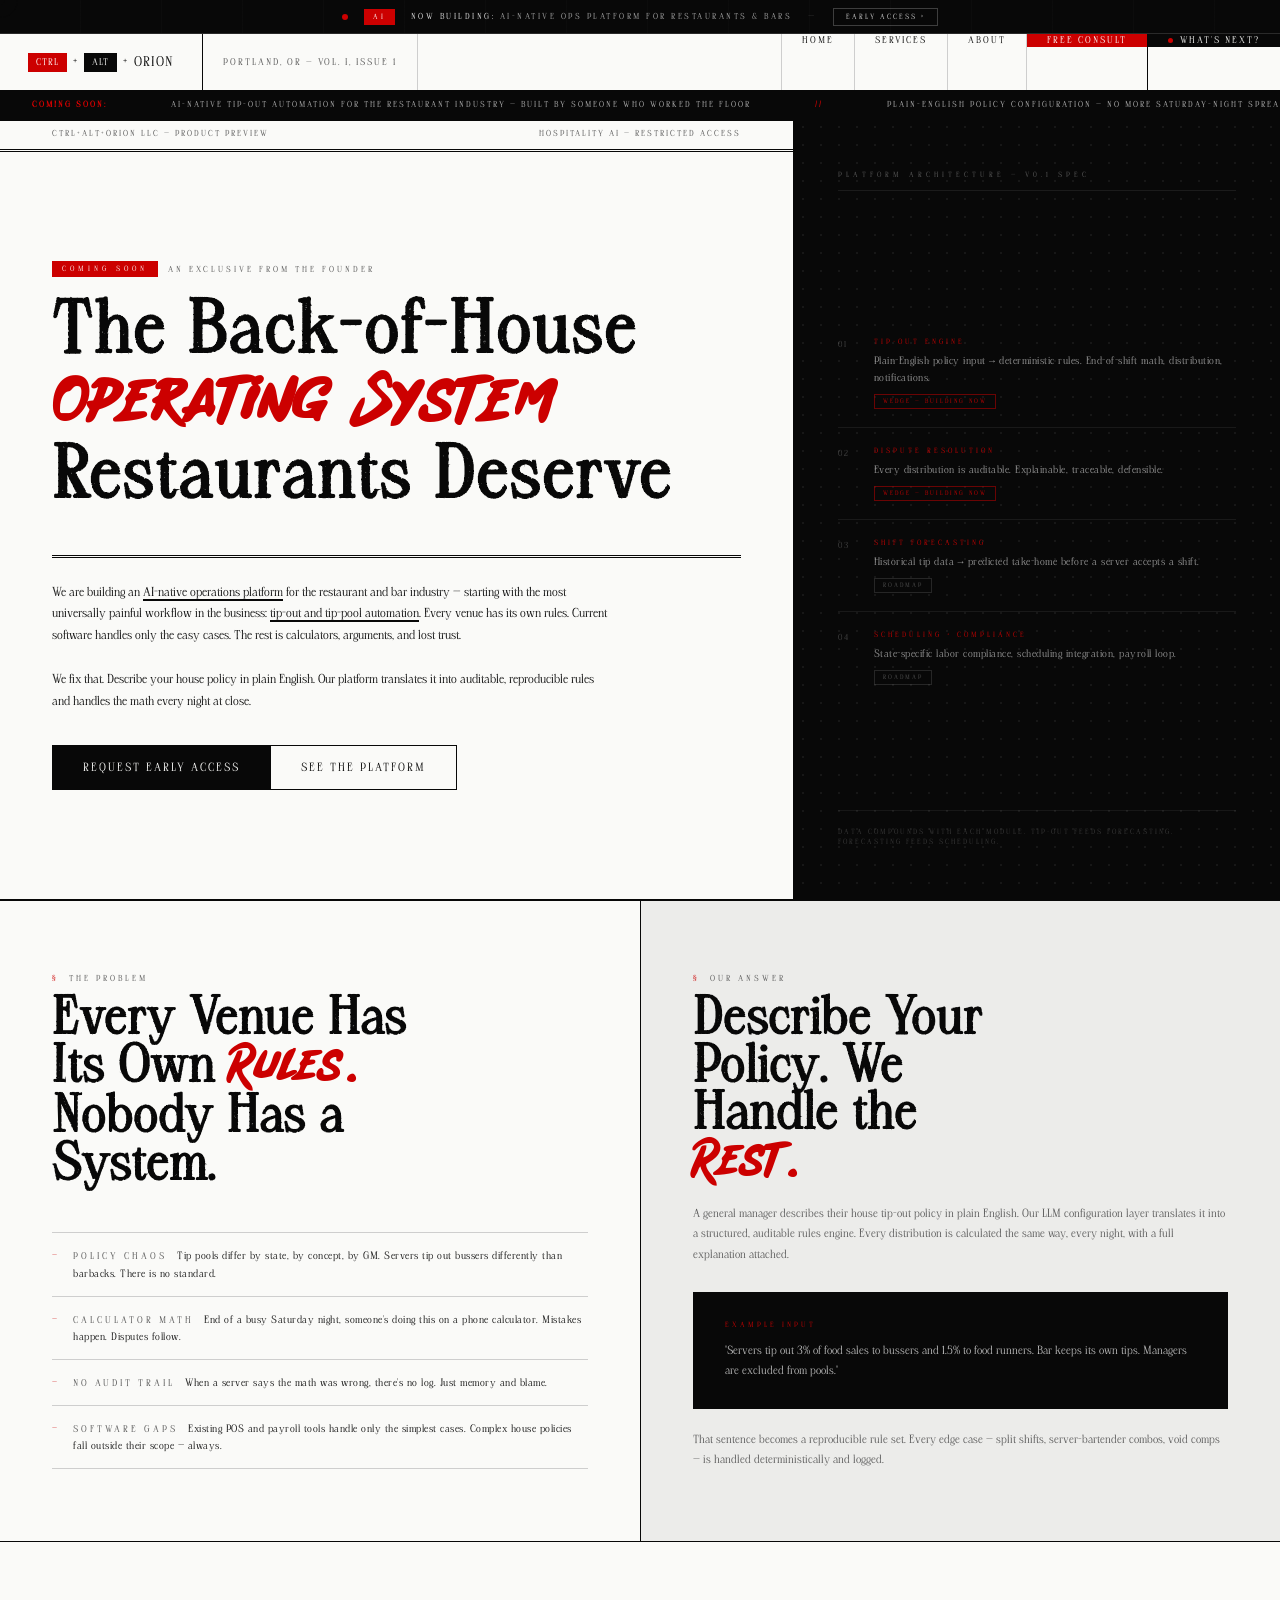
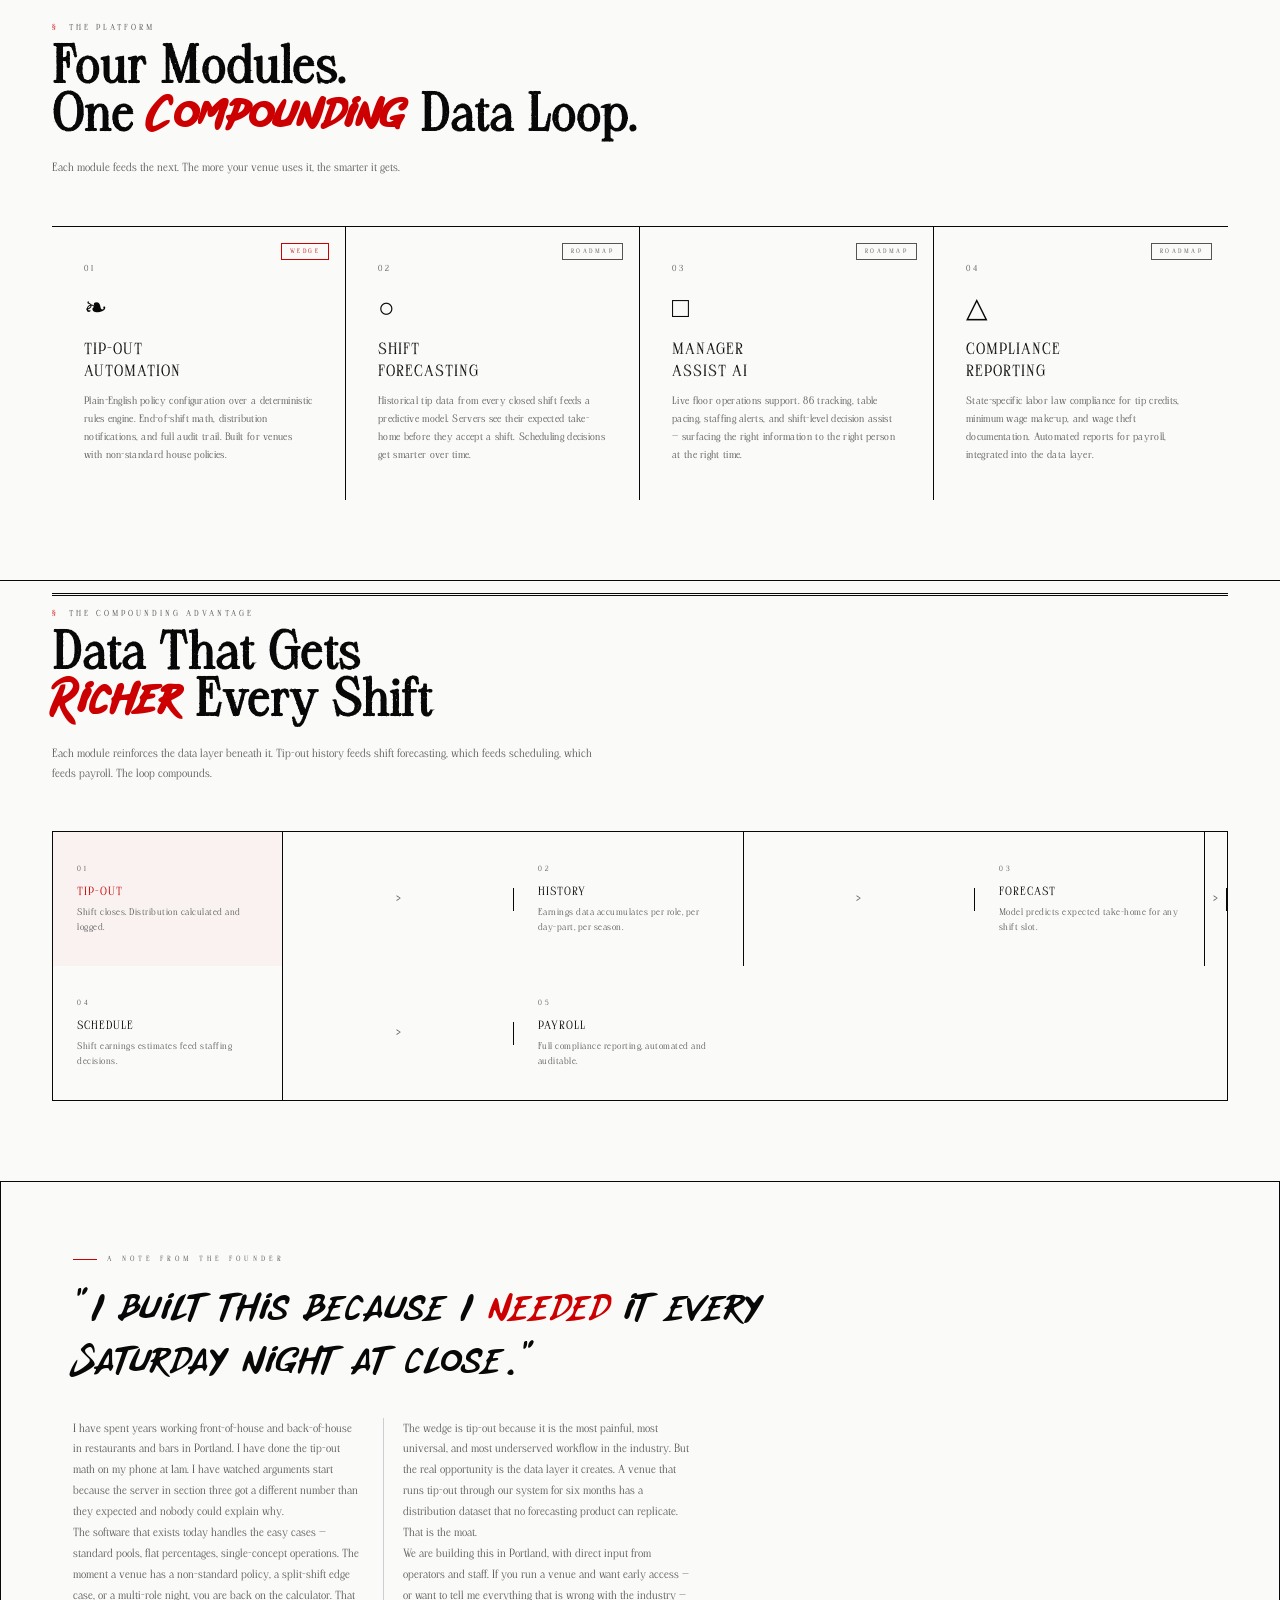
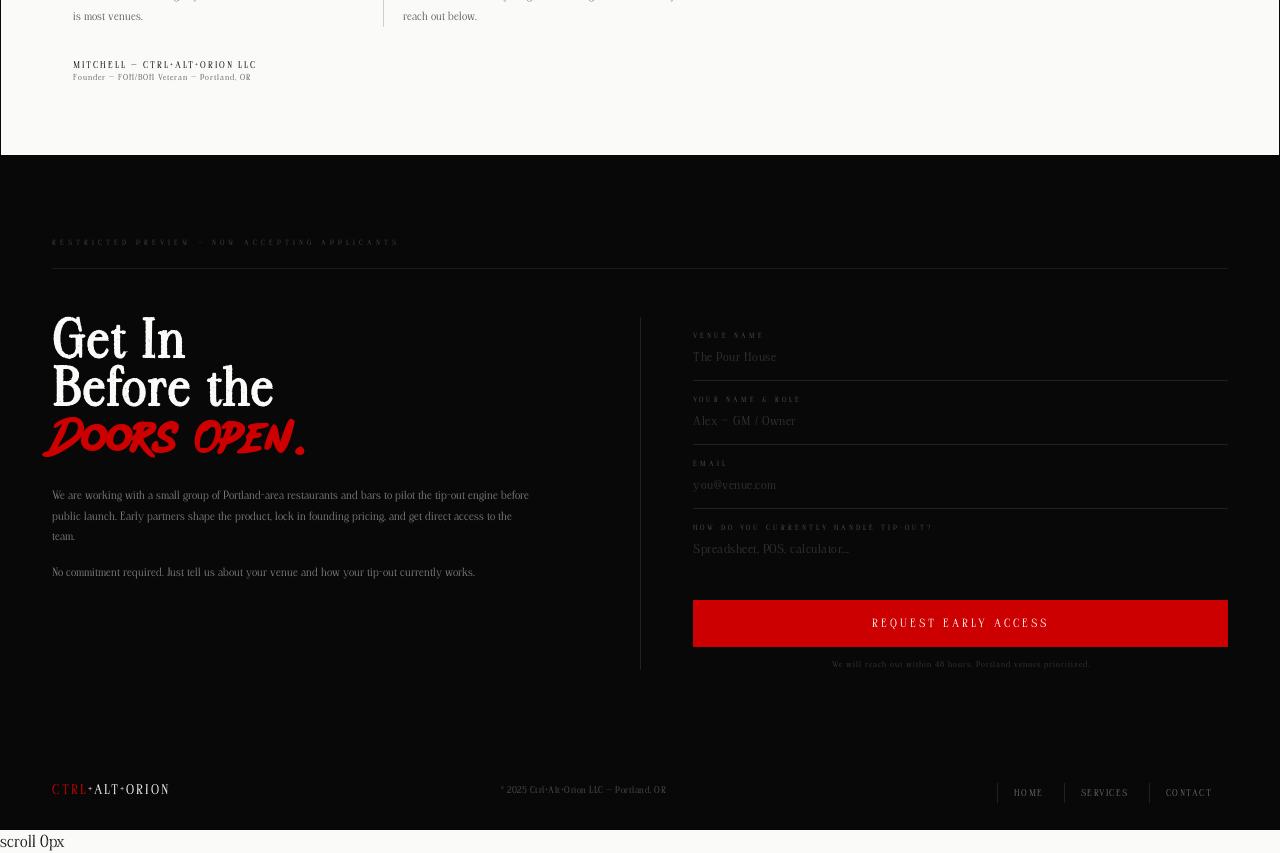
<file: ai/index.html>
<!DOCTYPE html>
<html lang="en">
<head>
<meta charset="UTF-8"/><meta name="viewport" content="width=device-width,initial-scale=1.0"/>
<title>What's Next — Ctrl+Alt+Orion</title>
<style>
@import url("../webfonts/Relaxe/stylesheet.css");
@import url("../webfonts/Helvena_Black/stylesheet.css");
@import url('https://fonts.googleapis.com/css2?family=Playfair+Display:ital,wght@0,700;1,400&family=Inter:wght@300;400;500&display=swap');

@font-face{font-family:Relaxe;src:url('../fonts/RailwayGank.ttf')format('truetype');}
@font-face{font-family:'GhostinJingle';src:url('../fonts/GhostinJingle.ttf') format('truetype');}
@font-face{font-family:'ClevonStamp';src:url('../fonts/ClevonStamp.ttf') format('truetype');}
@font-face{font-family:"Helvena Black";font-style:normal;font-variant:normal;font-weight:300;line-height:0pc;}

*,*::before,*::after{margin:0;padding:0;box-sizing:border-box;}
:root{
  --bg:#FAFAF8;--ink:#080808;--red:#CC0000;--muted:#555;--light:#ECECEA;
  --border:1px solid #CECECE;--border-ink:1px solid #080808;
}
html{scroll-behavior:smooth;}
body{background:var(--bg);color:var(--ink);font-family:'ClevonStamp',monospace;overflow-x:hidden;cursor:none;}

/* CURSOR */
#cd{width:10px;height:10px;background:var(--ink);border-radius:50%;position:fixed;top:0;left:0;pointer-events:none;z-index:9999;transform:translate(-50%,-50%);}
#cr{width:36px;height:36px;border:var(--border-ink);border-radius:50%;position:fixed;top:0;left:0;pointer-events:none;z-index:9998;transform:translate(-50%,-50%);transition:width .15s,height .15s;}
body.ch #cr{width:52px;height:52px;border-color:var(--red);}
body.ch #cd{background:var(--red);}

@keyframes fu{from{opacity:0;transform:translateY(20px)}to{opacity:1;transform:translateY(0)}}
@keyframes mq{0%{transform:translateX(0)}100%{transform:translateX(-50%)}}
@keyframes tickertape{0%{transform:translateX(0)}100%{transform:translateX(-50%)}}
@keyframes blink{0%,100%{opacity:1}50%{opacity:0}}
@keyframes pulse-ring{0%{transform:translate(-50%,-50%) scale(.85);opacity:.6}70%{transform:translate(-50%,-50%) scale(1.4);opacity:0}100%{transform:translate(-50%,-50%) scale(1.4);opacity:0}}
@keyframes reveal-up{from{opacity:0;transform:translateY(24px)}to{opacity:1;transform:translateY(0)}}

/* AI BAR */
.ai-bar{display:flex;align-items:center;justify-content:center;gap:16px;height:34px;background:var(--ink);border-bottom:1px solid #2a2a2a;font-family:'ClevonStamp',monospace;font-size:8px;letter-spacing:3px;text-transform:uppercase;overflow:hidden;position:relative;}
.ai-bar::before{content:'';position:absolute;inset:0;background:repeating-linear-gradient(90deg,transparent,transparent 80px,rgba(255,255,255,.015) 80px,rgba(255,255,255,.015) 81px);pointer-events:none;}
.ai-bar-badge{background:var(--red);color:#fff;padding:3px 9px;font-size:7px;letter-spacing:3px;font-family:'ClevonStamp',monospace;flex-shrink:0;}
.ai-bar-text{color:rgba(255,255,255,.65);letter-spacing:2.5px;font-size:8px;}
.ai-bar-text strong{color:rgba(255,255,255,.92);font-weight:normal;}
.ai-bar-cta{display:inline-flex;align-items:center;gap:6px;border:1px solid rgba(255,255,255,.22);color:rgba(255,255,255,.85);padding:3px 12px;font-size:7px;letter-spacing:2px;text-decoration:none;text-transform:uppercase;font-family:'ClevonStamp',monospace;flex-shrink:0;transition:background .12s,border-color .12s,color .12s;}
.ai-bar-cta:hover{background:var(--red);border-color:var(--red);color:#fff;}
.ai-bar-divider{color:rgba(255,255,255,.2);font-size:10px;}
.ai-dot{width:6px;height:6px;background:var(--red);border-radius:50%;flex-shrink:0;animation:blink 1.4s ease-in-out infinite;}

/* NAV */
#nav{position:fixed;inset:0 0 auto 0;z-index:200;background:var(--bg);border-bottom:3px solid var(--ink);}
.nav-top{display:flex;align-items:stretch;height:56px;}
.nav-logo{font-family:'ClevonStamp',sans-serif;font-size:13px;letter-spacing:1px;text-decoration:none;color:var(--ink);display:flex;align-items:center;padding:0 28px;border-right:var(--border-ink);text-transform:uppercase;gap:6px;}
.nkm{display:inline-flex;align-items:center;justify-content:center;background:var(--ink);padding:3px 8px;font-size:9px;letter-spacing:1px;color:var(--bg);}
.nkm.c{background:var(--red);color:#fff;}
.nav-date{display:flex;align-items:center;padding:0 20px;font-size:9px;letter-spacing:2px;color:var(--muted);text-transform:uppercase;border-right:var(--border);}
.nav-links{display:flex;align-items:stretch;list-style:none;margin-left:auto;}
.nav-links li{border-left:var(--border);}
.nav-links a{display:flex;align-items:center;padding:0 20px;font-size:9px;letter-spacing:2px;text-transform:uppercase;text-decoration:none;color:var(--ink);transition:background .12s,color .12s;}
.nav-links a:hover{background:var(--ink);color:var(--bg);}
.nav-links a.cta{background:var(--red);color:#fff;}
.nav-links a.cta:hover{background:var(--ink);}
.nav-links a.ai-link{color:var(--bg);background:var(--ink);letter-spacing:2px;gap:7px;}
.nav-links a.ai-link::before{content:'';display:inline-block;width:5px;height:5px;background:var(--red);border-radius:50%;flex-shrink:0;animation:blink 1.4s ease-in-out infinite;}
.nav-links a.ai-link:hover{background:var(--red);}
.nav-links li.ai-li{border-left:var(--border-ink);}
.ticker{background:var(--ink);color:var(--bg);overflow:hidden;height:28px;display:flex;align-items:center;font-size:8px;letter-spacing:2px;text-transform:uppercase;}
.ticker-inner{display:flex;white-space:nowrap;width:max-content;animation:tickertape 24s linear infinite;}
.tick{padding:0 32px;color:rgba(255,255,255,.7);}
.tick.red{color:var(--red);font-weight:bold;}
#nav-toggle{display:none;align-items:center;justify-content:center;background:none;border:none;border-left:var(--border);cursor:none;padding:0 20px;margin-left:auto;}
#nav-toggle span{display:block;width:18px;height:1.5px;background:var(--ink);margin:4.5px 0;}
#mmenu{display:none;position:fixed;inset:0;z-index:190;background:var(--bg);flex-direction:column;align-items:flex-start;justify-content:center;gap:0;border-right:var(--border-ink);}
#mmenu.open{display:flex;}
#mmenu a{font-family:'ClevonStamp',sans-serif;font-size:clamp(28px,6vw,56px);color:var(--ink);text-decoration:none;letter-spacing:2px;text-transform:uppercase;padding:16px 52px;border-bottom:var(--border-ink);width:100%;transition:background .12s;}
#mmenu a:first-child{border-top:var(--border-ink);}
#mmenu a:hover{background:var(--light);}

/* HERO */
.ai-hero{padding-top:118px;min-height:100vh;display:grid;grid-template-columns:1fr 38%;border-bottom:var(--border-ink);}
.ai-hero-left{border-right:var(--border-ink);display:flex;flex-direction:column;}
.ai-hero-edition{display:flex;align-items:center;justify-content:space-between;padding:10px 52px;border-bottom:3px double var(--ink);}
.ai-hero-edition span{font-size:8px;letter-spacing:2px;text-transform:uppercase;color:var(--muted);}
.ai-hero-body{padding:48px 52px;flex:1;display:flex;flex-direction:column;justify-content:center;}
.ai-kicker{display:inline-flex;align-items:center;gap:10px;margin-bottom:18px;}
.ai-kicker-badge{background:var(--red);color:#fff;padding:3px 10px;font-size:7px;letter-spacing:4px;text-transform:uppercase;}
.ai-kicker-label{font-size:8px;letter-spacing:3px;text-transform:uppercase;color:var(--muted);}
.ai-headline{font-size:clamp(32px,5.5vw,80px);line-height:1.0;letter-spacing:3px;color:var(--ink);margin-bottom:20px;animation:fu .5s ease both;}
.ai-headline .fancy{font-family:'GhostinJingle',sans-serif;color:var(--red);letter-spacing:4px;}
.ai-headline .stamp{font-family:'ClevonStamp',sans-serif;}
.ai-rule{border-top:3px double var(--ink);margin:24px 0;}
.ai-lede{font-size:11.5px;line-height:1.9;color:var(--ink);max-width:560px;margin-bottom:28px;}
.ai-lede strong{font-weight:normal;border-bottom:2px solid var(--ink);}
.ai-ctas{display:flex;gap:0;margin-top:4px;}
.ai-btn-p{display:inline-flex;align-items:center;gap:8px;background:var(--ink);color:var(--bg);text-decoration:none;padding:14px 30px;font-family:'ClevonStamp',sans-serif;font-size:11px;letter-spacing:2px;text-transform:uppercase;border:var(--border-ink);transition:background .12s;}
.ai-btn-p:hover{background:var(--red);}
.ai-btn-s{display:inline-flex;align-items:center;gap:8px;background:transparent;color:var(--ink);text-decoration:none;padding:14px 30px;font-family:'ClevonStamp',sans-serif;font-size:11px;letter-spacing:2px;text-transform:uppercase;border:var(--border-ink);border-left:none;transition:background .12s;}
.ai-btn-s:hover{background:var(--light);}

/* RIGHT PANEL — schematic */
.ai-hero-right{background:var(--ink);position:relative;overflow:hidden;display:flex;flex-direction:column;justify-content:space-between;padding:52px 44px;}
.ai-hero-right::before{content:'';position:absolute;inset:0;background-image:radial-gradient(circle,rgba(255,255,255,.06) 1px,transparent 1px);background-size:18px 18px;pointer-events:none;}
.ai-schematic{position:relative;z-index:2;flex:1;display:flex;flex-direction:column;justify-content:center;gap:0;}
.schema-title{font-size:7px;letter-spacing:4px;text-transform:uppercase;color:rgba(255,255,255,.35);margin-bottom:28px;border-bottom:1px solid rgba(255,255,255,.08);padding-bottom:10px;}
.schema-node{display:flex;align-items:flex-start;gap:16px;padding:18px 0;border-bottom:1px solid rgba(255,255,255,.07);position:relative;}
.schema-node:last-child{border-bottom:none;}
.snode-num{font-size:8px;letter-spacing:2px;color:rgba(255,255,255,.25);padding-top:2px;flex-shrink:0;width:20px;}
.snode-content{flex:1;}
.snode-label{font-size:7px;letter-spacing:3px;text-transform:uppercase;color:var(--red);margin-bottom:5px;}
.snode-desc{font-size:10px;letter-spacing:.5px;color:rgba(255,255,255,.6);line-height:1.7;}
.snode-tag{display:inline-block;border:1px solid rgba(255,255,255,.12);padding:2px 8px;font-size:6px;letter-spacing:2px;text-transform:uppercase;color:rgba(255,255,255,.3);margin-top:8px;}
.snode-tag.live{border-color:rgba(204,0,0,.5);color:var(--red);}
.schema-foot{font-size:7px;letter-spacing:2px;color:rgba(255,255,255,.2);text-transform:uppercase;z-index:2;border-top:1px solid rgba(255,255,255,.06);padding-top:16px;margin-top:8px;}

/* SECTION BASE */
.sec{padding:80px 52px;border-top:var(--border-ink);}
.slabel{font-size:8px;letter-spacing:3px;text-transform:uppercase;color:var(--muted);margin-bottom:10px;display:flex;align-items:center;gap:10px;}
.slabel::before{content:'§';color:var(--red);}
.stitle{font-family:'ClevonStamp',sans-serif;font-size:clamp(22px,4vw,50px);line-height:.95;letter-spacing:1px;margin-bottom:16px;}
.stitle em{font-family:'GhostinJingle',sans-serif;color:var(--red);font-style:normal;letter-spacing:2px;}
.sdesc{color:var(--muted);font-size:11px;line-height:1.85;max-width:560px;}
.rv{opacity:0;transform:translateY(16px);transition:opacity .5s,transform .5s;}
.rv.vis{opacity:1;transform:none;}
.d1{transition-delay:.1s;}.d2{transition-delay:.2s;}.d3{transition-delay:.3s;}.d4{transition-delay:.4s;}
.column-rule{width:100%;border-top:3px double var(--ink);margin:12px 0;}

/* WEDGE SECTION */
#wedge{padding:0;border-top:var(--border-ink);}
#wedge .inner{display:grid;grid-template-columns:1fr 1px 1fr;min-height:540px;}
#wedge .divider{background:var(--ink);}
#wedge .left{padding:72px 52px;display:flex;flex-direction:column;justify-content:space-between;}
#wedge .right{padding:72px 52px;background:var(--light);}
.pain-list{list-style:none;margin-top:24px;display:flex;flex-direction:column;gap:0;}
.pain-list li{font-size:10px;letter-spacing:.5px;line-height:1.7;padding:14px 0;border-bottom:var(--border);display:flex;align-items:flex-start;gap:14px;color:var(--ink);}
.pain-list li:first-child{border-top:var(--border);}
.pain-num{font-size:8px;letter-spacing:2px;color:var(--red);flex-shrink:0;padding-top:2px;}
.pain-glyph{font-size:9px;letter-spacing:3px;text-transform:uppercase;color:var(--muted);}
.solution-box{background:var(--ink);color:var(--bg);padding:28px 32px;margin-top:28px;}
.solution-box .sol-label{font-size:7px;letter-spacing:3px;text-transform:uppercase;color:var(--red);margin-bottom:10px;}
.solution-box p{font-size:11px;line-height:1.85;color:rgba(255,255,255,.75);}

/* MODULES GRID */
#modules .mgrid{display:grid;grid-template-columns:repeat(4,1fr);border-top:var(--border-ink);margin-top:48px;}
.mcard{border-right:var(--border-ink);padding:36px 32px;position:relative;}
.mcard:last-child{border-right:none;}
.mcard-num{font-size:8px;letter-spacing:3px;color:var(--muted);margin-bottom:20px;}
.mcard-icon{font-size:28px;margin-bottom:16px;line-height:1;}
.mcard-title{font-family:'ClevonStamp',sans-serif;font-size:15px;letter-spacing:1px;text-transform:uppercase;margin-bottom:10px;color:var(--ink);}
.mcard-desc{font-size:10px;letter-spacing:.3px;line-height:1.8;color:var(--muted);}
.mcard-tag{position:absolute;top:16px;right:16px;font-size:6px;letter-spacing:2.5px;text-transform:uppercase;padding:3px 8px;border:var(--border);}
.mcard-tag.wedge{border-color:var(--red);color:var(--red);}
.mcard-tag.next{border-color:var(--muted);color:var(--muted);}

/* DATA LOOP */
#loop .loop-diagram{display:grid;grid-template-columns:repeat(5,1fr) auto;align-items:center;margin-top:48px;border:var(--border-ink);background:var(--bg);}
.loop-step{padding:32px 24px;border-right:var(--border-ink);position:relative;}
.loop-step:last-child{border-right:none;}
.loop-arrow{display:flex;align-items:center;justify-content:center;padding:0 8px;font-size:16px;color:var(--muted);border-right:var(--border-ink);}
.ls-num{font-size:7px;letter-spacing:3px;color:var(--muted);margin-bottom:10px;}
.ls-name{font-size:11px;letter-spacing:1px;text-transform:uppercase;color:var(--ink);margin-bottom:6px;}
.ls-sub{font-size:9px;letter-spacing:.5px;color:var(--muted);line-height:1.6;}
.ls-active .ls-name{color:var(--red);}
.ls-active{background:rgba(204,0,0,.03);}

/* FOUNDER NOTE */
#founder{border-top:var(--border-ink);display:grid;grid-template-columns:1px 1fr 1px;}
#founder .border-l,#founder .border-r{background:var(--ink);}
#founder .inner{padding:72px 72px;}
.founder-kicker{font-size:7px;letter-spacing:4px;text-transform:uppercase;color:var(--muted);margin-bottom:20px;display:flex;align-items:center;gap:10px;}
.founder-kicker::before{content:'';display:inline-block;width:24px;height:1px;background:var(--red);}
.founder-quote{font-family:'GhostinJingle',sans-serif;font-size:clamp(20px,3.5vw,44px);line-height:1.2;letter-spacing:2px;color:var(--ink);margin-bottom:28px;}
.founder-quote em{font-style:normal;color:var(--red);}
.founder-body{font-size:11px;line-height:1.9;color:var(--muted);max-width:620px;columns:2;column-gap:40px;column-rule:var(--border);}
.founder-sig{margin-top:32px;display:flex;align-items:center;gap:16px;}
.founder-sig-name{font-size:9px;letter-spacing:2px;text-transform:uppercase;}
.founder-sig-title{font-size:8px;letter-spacing:1px;color:var(--muted);}

/* EARLY ACCESS CTA */
#early{border-top:3px solid var(--ink);background:var(--ink);padding:80px 52px;}
.early-inner{display:grid;grid-template-columns:1fr 1fr;gap:0;align-items:start;border-top:1px solid rgba(255,255,255,.08);padding-top:48px;}
.early-left .etitle{font-family:'ClevonStamp',sans-serif;font-size:clamp(24px,4vw,52px);line-height:.95;letter-spacing:2px;color:var(--bg);margin-bottom:16px;}
.early-left .etitle em{font-family:'GhostinJingle',sans-serif;color:var(--red);font-style:normal;}
.early-left .edesc{font-size:11px;line-height:1.85;color:rgba(255,255,255,.5);max-width:480px;}
.early-right{padding-left:52px;border-left:1px solid rgba(255,255,255,.1);}
.early-form{display:flex;flex-direction:column;gap:0;}
.ef-row{display:flex;flex-direction:column;gap:0;border-bottom:1px solid rgba(255,255,255,.1);}
.ef-label{font-size:7px;letter-spacing:3px;text-transform:uppercase;color:rgba(255,255,255,.3);padding:14px 0 4px;}
.ef-input{background:transparent;border:none;outline:none;color:var(--bg);font-family:'ClevonStamp',monospace;font-size:12px;letter-spacing:.5px;padding:4px 0 14px;width:100%;}
.ef-input::placeholder{color:rgba(255,255,255,.18);}
.ef-submit{display:inline-flex;align-items:center;justify-content:center;gap:10px;background:var(--red);color:#fff;border:none;padding:16px 36px;font-family:'ClevonStamp',sans-serif;font-size:11px;letter-spacing:3px;text-transform:uppercase;cursor:none;margin-top:28px;width:100%;transition:background .12s;}
.ef-submit:hover{background:#a80000;}
.ef-note{font-size:8px;letter-spacing:1px;color:rgba(255,255,255,.2);margin-top:12px;text-align:center;}
.early-label{font-size:7px;letter-spacing:4px;text-transform:uppercase;color:rgba(255,255,255,.25);margin-bottom:20px;}

/* FOOTER */
footer{background:var(--ink);color:var(--bg);padding:28px 52px;display:flex;align-items:center;justify-content:space-between;border-top:var(--border-ink);}
.flogo{font-family:'ClevonStamp',sans-serif;font-size:13px;letter-spacing:2px;text-transform:uppercase;color:var(--bg);}
.fc{color:var(--red);}
.fcopy{font-size:9px;color:rgba(255,255,255,.3);letter-spacing:.5px;}
.flinks a{color:rgba(255,255,255,.4);text-decoration:none;font-size:9px;letter-spacing:1.5px;text-transform:uppercase;transition:color .15s;padding:4px 16px;border-left:1px solid rgba(255,255,255,.1);}
.flinks a:hover{color:var(--red);}

/* RESPONSIVE */
@media(max-width:960px){
  #nav-toggle{display:flex;}.nav-links{display:none;}
  .ai-hero{grid-template-columns:1fr;padding-top:118px;}
  .ai-hero-right{display:none;}
  .ai-hero-body{padding:48px 24px;}
  .ai-hero-edition{padding:10px 24px;}
  .sec{padding:60px 24px;}
  #wedge .inner{grid-template-columns:1fr;}
  #wedge .divider{display:none;}
  #wedge .left,#wedge .right{padding:52px 24px;}
  #modules .mgrid{grid-template-columns:1fr 1fr;}
  .mcard:nth-child(2){border-right:none;}
  .mcard:nth-child(3){border-top:var(--border-ink);border-right:var(--border-ink);}
  .mcard:nth-child(4){border-top:var(--border-ink);border-right:none;}
  #loop .loop-diagram{grid-template-columns:1fr 1fr;}
  .loop-arrow{display:none;}
  .loop-step{border-bottom:var(--border-ink);}
  #founder .inner{padding:52px 24px;}
  .founder-body{columns:1;}
  .early-inner{grid-template-columns:1fr;}
  .early-right{padding-left:0;border-left:none;border-top:1px solid rgba(255,255,255,.1);padding-top:40px;margin-top:40px;}
  footer{flex-direction:column;gap:16px;text-align:center;}
  .ai-bar-text{display:none;}
  .ai-bar-divider{display:none;}
}
</style>
</head>
<body>
<div id="cd"></div><div id="cr"></div>

<div id="mmenu">
  <a href="/" onclick="cm()">Home</a>
  <a href="/#services" onclick="cm()">Services</a>
  <a href="/#about" onclick="cm()">About</a>
  <a href="/#work" onclick="cm()">Work</a>
  <a href="/#contact" onclick="cm()">Free Consult</a>
  <a href="/ai" onclick="cm()" style="color:var(--red);display:flex;align-items:center;gap:12px;">
    <span style="width:7px;height:7px;background:var(--red);border-radius:50%;flex-shrink:0;display:inline-block;animation:blink 1.4s ease-in-out infinite;"></span>What's Next?
  </a>
</div>

<nav id="nav">
  <div class="ai-bar">
    <div class="ai-dot"></div>
    <span class="ai-bar-badge">AI</span>
    <span class="ai-bar-text"><strong>Now Building:</strong> AI-Native Ops Platform for Restaurants &amp; Bars</span>
    <span class="ai-bar-divider">&mdash;</span>
    <a href="/ai" class="ai-bar-cta">Early Access &rsaquo;</a>
  </div>
  <div class="nav-top">
    <a class="nav-logo" href="/">
      <span class="nkm c">CTRL</span>+<span class="nkm">ALT</span>+<span>ORION</span>
    </a>
    <div class="nav-date">Portland, OR &mdash; Vol. I, Issue 1</div>
    <ul class="nav-links">
      <li><a href="/">Home</a></li>
      <li><a href="/#services">Services</a></li>
      <li><a href="/#about">About</a></li>
      <li><a href="/#contact" class="cta">Free Consult</a></li>
      <li class="ai-li"><a href="/ai" class="ai-link">What's Next?</a></li>
    </ul>
    <button id="nav-toggle" onclick="tm()"><span></span><span></span><span></span></button>
  </div>
  <div class="ticker">
    <div class="ticker-inner">
      <span class="tick red">COMING SOON:</span><span class="tick">AI-native tip-out automation for the restaurant industry &mdash; built by someone who worked the floor</span>
      <span class="tick red">//</span><span class="tick">Plain-English policy configuration &mdash; no more Saturday-night spreadsheets</span>
      <span class="tick red">//</span><span class="tick">Predictive shift earnings &mdash; servers know their expected take-home before they pick up a shift</span>
      <span class="tick red">//</span><span class="tick">COMING SOON:</span><span class="tick">AI-native tip-out automation for the restaurant industry &mdash; built by someone who worked the floor</span>
      <span class="tick red">//</span><span class="tick">Plain-English policy configuration &mdash; no more Saturday-night spreadsheets</span>
      <span class="tick red">//</span><span class="tick">Predictive shift earnings &mdash; servers know their expected take-home before they pick up a shift</span>
    </div>
  </div>
</nav>

<!-- HERO -->
<section class="ai-hero">
  <div class="ai-hero-left">
    <div class="ai-hero-edition">
      <span>Ctrl+Alt+Orion LLC &mdash; Product Preview</span>
      <span>Hospitality AI &mdash; Restricted Access</span>
    </div>
    <div class="ai-hero-body">
      <div class="ai-kicker">
        <span class="ai-kicker-badge">Coming Soon</span>
        <span class="ai-kicker-label">An Exclusive from the Founder</span>
      </div>
      <h1 class="ai-headline">
        The Back-of-House<br>
        <span class="fancy">Operating System</span><br>
        <span class="stamp">Restaurants Deserve</span>
      </h1>
      <div class="ai-rule"></div>
      <p class="ai-lede">
        We are building an <strong>AI-native operations platform</strong> for the restaurant and bar industry — starting with the most universally painful workflow in the business: <strong>tip-out and tip-pool automation</strong>. Every venue has its own rules. Current software handles only the easy cases. The rest is calculators, arguments, and lost trust.
        <br><br>
        We fix that. Describe your house policy in plain English. Our platform translates it into auditable, reproducible rules and handles the math every night at close.
      </p>
      <div class="ai-ctas">
        <a href="#early" class="ai-btn-p">Request Early Access</a>
        <a href="#modules" class="ai-btn-s">See the Platform</a>
      </div>
    </div>
  </div>
  <div class="ai-hero-right">
    <p class="schema-title">Platform Architecture &mdash; v0.1 Spec</p>
    <div class="ai-schematic">
      <div class="schema-node">
        <span class="snode-num">01</span>
        <div class="snode-content">
          <div class="snode-label">Tip-Out Engine</div>
          <div class="snode-desc">Plain-English policy input → deterministic rules. End-of-shift math, distribution, notifications.</div>
          <span class="snode-tag live">Wedge &mdash; Building Now</span>
        </div>
      </div>
      <div class="schema-node">
        <span class="snode-num">02</span>
        <div class="snode-content">
          <div class="snode-label">Dispute Resolution</div>
          <div class="snode-desc">Every distribution is auditable. Explainable, traceable, defensible.</div>
          <span class="snode-tag live">Wedge &mdash; Building Now</span>
        </div>
      </div>
      <div class="schema-node">
        <span class="snode-num">03</span>
        <div class="snode-content">
          <div class="snode-label">Shift Forecasting</div>
          <div class="snode-desc">Historical tip data → predicted take-home before a server accepts a shift.</div>
          <span class="snode-tag next">Roadmap</span>
        </div>
      </div>
      <div class="schema-node">
        <span class="snode-num">04</span>
        <div class="snode-content">
          <div class="snode-label">Scheduling + Compliance</div>
          <div class="snode-desc">State-specific labor compliance, scheduling integration, payroll loop.</div>
          <span class="snode-tag next">Roadmap</span>
        </div>
      </div>
    </div>
    <p class="schema-foot">Data compounds with each module. Tip-out feeds forecasting. Forecasting feeds scheduling.</p>
  </div>
</section>

<!-- WEDGE: THE PROBLEM -->
<section id="wedge">
  <div class="inner">
    <div class="left rv">
      <div>
        <div class="slabel">The Problem</div>
        <h2 class="stitle">Every Venue Has<br>Its Own <em>Rules.</em><br>Nobody Has a<br>System.</h2>
      </div>
      <ul class="pain-list">
        <li><span class="pain-num">—</span><div><span class="pain-glyph">Policy Chaos &nbsp;</span>Tip pools differ by state, by concept, by GM. Servers tip out bussers differently than barbacks. There is no standard.</div></li>
        <li><span class="pain-num">—</span><div><span class="pain-glyph">Calculator Math &nbsp;</span>End of a busy Saturday night, someone's doing this on a phone calculator. Mistakes happen. Disputes follow.</div></li>
        <li><span class="pain-num">—</span><div><span class="pain-glyph">No Audit Trail &nbsp;</span>When a server says the math was wrong, there's no log. Just memory and blame.</div></li>
        <li><span class="pain-num">—</span><div><span class="pain-glyph">Software Gaps &nbsp;</span>Existing POS and payroll tools handle only the simplest cases. Complex house policies fall outside their scope — always.</div></li>
      </ul>
    </div>
    <div class="divider"></div>
    <div class="right rv d1">
      <div class="slabel">Our Answer</div>
      <h2 class="stitle">Describe Your<br>Policy. We<br>Handle the<br><em>Rest.</em></h2>
      <p class="sdesc" style="margin-top:16px;">A general manager describes their house tip-out policy in plain English. Our LLM configuration layer translates it into a structured, auditable rules engine. Every distribution is calculated the same way, every night, with a full explanation attached.</p>
      <div class="solution-box">
        <div class="sol-label">Example Input</div>
        <p>"Servers tip out 3% of food sales to bussers and 1.5% to food runners. Bar keeps its own tips. Managers are excluded from pools."</p>
      </div>
      <p class="sdesc" style="margin-top:20px;">That sentence becomes a reproducible rule set. Every edge case — split shifts, server-bartender combos, void comps — is handled deterministically and logged.</p>
    </div>
  </div>
</section>

<!-- MODULES -->
<section id="modules" class="sec">
  <div class="slabel rv">The Platform</div>
  <h2 class="stitle rv d1">Four Modules.<br>One <em>Compounding</em> Data Loop.</h2>
  <p class="sdesc rv d2">Each module feeds the next. The more your venue uses it, the smarter it gets.</p>
  <div class="mgrid">
    <div class="mcard rv d1">
      <div class="mcard-tag wedge">Wedge</div>
      <div class="mcard-num">01</div>
      <div class="mcard-icon">&#x2767;</div>
      <div class="mcard-title">Tip-Out<br>Automation</div>
      <p class="mcard-desc">Plain-English policy configuration over a deterministic rules engine. End-of-shift math, distribution notifications, and full audit trail. Built for venues with non-standard house policies.</p>
    </div>
    <div class="mcard rv d2">
      <div class="mcard-tag next">Roadmap</div>
      <div class="mcard-num">02</div>
      <div class="mcard-icon">&#x25CB;</div>
      <div class="mcard-title">Shift<br>Forecasting</div>
      <p class="mcard-desc">Historical tip data from every closed shift feeds a predictive model. Servers see their expected take-home before they accept a shift. Scheduling decisions get smarter over time.</p>
    </div>
    <div class="mcard rv d3">
      <div class="mcard-tag next">Roadmap</div>
      <div class="mcard-num">03</div>
      <div class="mcard-icon">&#x25A1;</div>
      <div class="mcard-title">Manager<br>Assist AI</div>
      <p class="mcard-desc">Live floor operations support. 86 tracking, table pacing, staffing alerts, and shift-level decision assist — surfacing the right information to the right person at the right time.</p>
    </div>
    <div class="mcard rv d4">
      <div class="mcard-tag next">Roadmap</div>
      <div class="mcard-num">04</div>
      <div class="mcard-icon">&#x25B3;</div>
      <div class="mcard-title">Compliance<br>Reporting</div>
      <p class="mcard-desc">State-specific labor law compliance for tip credits, minimum wage make-up, and wage theft documentation. Automated reports for payroll, integrated into the data layer.</p>
    </div>
  </div>
</section>

<!-- DATA LOOP -->
<section id="loop" class="sec" style="padding-top:0;">
  <div class="column-rule rv"></div>
  <div class="slabel rv">The Compounding Advantage</div>
  <h2 class="stitle rv d1">Data That Gets<br><em>Richer</em> Every Shift</h2>
  <p class="sdesc rv d2">Each module reinforces the data layer beneath it. Tip-out history feeds shift forecasting, which feeds scheduling, which feeds payroll. The loop compounds.</p>
  <div class="loop-diagram rv d3">
    <div class="loop-step ls-active">
      <div class="ls-num">01</div>
      <div class="ls-name">Tip-Out</div>
      <div class="ls-sub">Shift closes. Distribution calculated and logged.</div>
    </div>
    <div class="loop-arrow">&rsaquo;</div>
    <div class="loop-step">
      <div class="ls-num">02</div>
      <div class="ls-name">History</div>
      <div class="ls-sub">Earnings data accumulates per role, per day-part, per season.</div>
    </div>
    <div class="loop-arrow">&rsaquo;</div>
    <div class="loop-step">
      <div class="ls-num">03</div>
      <div class="ls-name">Forecast</div>
      <div class="ls-sub">Model predicts expected take-home for any shift slot.</div>
    </div>
    <div class="loop-arrow">&rsaquo;</div>
    <div class="loop-step">
      <div class="ls-num">04</div>
      <div class="ls-name">Schedule</div>
      <div class="ls-sub">Shift earnings estimates feed staffing decisions.</div>
    </div>
    <div class="loop-arrow">&rsaquo;</div>
    <div class="loop-step">
      <div class="ls-num">05</div>
      <div class="ls-name">Payroll</div>
      <div class="ls-sub">Full compliance reporting, automated and auditable.</div>
    </div>
  </div>
</section>

<!-- FOUNDER NOTE -->
<section id="founder">
  <div class="border-l"></div>
  <div class="inner">
    <div class="founder-kicker rv">A Note from the Founder</div>
    <blockquote class="founder-quote rv d1">
      "I built this because I <em>needed</em> it every<br>Saturday night at close."
    </blockquote>
    <div class="founder-body rv d2">
      <p>I have spent years working front-of-house and back-of-house in restaurants and bars in Portland. I have done the tip-out math on my phone at 1am. I have watched arguments start because the server in section three got a different number than they expected and nobody could explain why.</p>
      <p>The software that exists today handles the easy cases — standard pools, flat percentages, single-concept operations. The moment a venue has a non-standard policy, a split-shift edge case, or a multi-role night, you are back on the calculator. That is most venues.</p>
      <p>The wedge is tip-out because it is the most painful, most universal, and most underserved workflow in the industry. But the real opportunity is the data layer it creates. A venue that runs tip-out through our system for six months has a distribution dataset that no forecasting product can replicate. That is the moat.</p>
      <p>We are building this in Portland, with direct input from operators and staff. If you run a venue and want early access — or want to tell me everything that is wrong with the industry — reach out below.</p>
    </div>
    <div class="founder-sig rv d3">
      <div>
        <div class="founder-sig-name">Mitchell &mdash; Ctrl+Alt+Orion LLC</div>
        <div class="founder-sig-title">Founder &mdash; FOH/BOH Veteran &mdash; Portland, OR</div>
      </div>
    </div>
  </div>
  <div class="border-r"></div>
</section>

<!-- EARLY ACCESS -->
<section id="early">
  <div class="early-label">Restricted Preview &mdash; Now Accepting Applicants</div>
  <div class="early-inner">
    <div class="early-left rv">
      <h2 class="etitle">Get In<br>Before the<br><em>Doors Open.</em></h2>
      <p class="edesc" style="margin-top:20px;">We are working with a small group of Portland-area restaurants and bars to pilot the tip-out engine before public launch. Early partners shape the product, lock in founding pricing, and get direct access to the team.</p>
      <p class="edesc" style="margin-top:16px;">No commitment required. Just tell us about your venue and how your tip-out currently works.</p>
    </div>
    <div class="early-right rv d1">
      <form class="early-form" onsubmit="handleEarly(event)">
        <div class="ef-row">
          <div class="ef-label">Venue Name</div>
          <input class="ef-input" type="text" placeholder="The Pour House" autocomplete="off"/>
        </div>
        <div class="ef-row">
          <div class="ef-label">Your Name &amp; Role</div>
          <input class="ef-input" type="text" placeholder="Alex — GM / Owner" autocomplete="off"/>
        </div>
        <div class="ef-row">
          <div class="ef-label">Email</div>
          <input class="ef-input" type="email" placeholder="you@venue.com" autocomplete="off"/>
        </div>
        <div class="ef-row" style="border-bottom:none;">
          <div class="ef-label">How do you currently handle tip-out?</div>
          <input class="ef-input" type="text" placeholder="Spreadsheet, POS, calculator..." autocomplete="off"/>
        </div>
        <button type="submit" class="ef-submit">Request Early Access</button>
        <p class="ef-note">We will reach out within 48 hours. Portland venues prioritized.</p>
      </form>
    </div>
  </div>
</section>

<footer>
  <span class="flogo"><span class="fc">CTRL</span>+ALT+ORION</span>
  <span class="fcopy">&copy; 2025 Ctrl+Alt+Orion LLC &mdash; Portland, OR</span>
  <div class="flinks">
    <a href="/">Home</a>
    <a href="/#services">Services</a>
    <a href="/#contact">Contact</a>
  </div>
</footer>

<div id="hud"></div>

<script>
// Cursor
const cd=document.getElementById('cd'),cr=document.getElementById('cr');
let mx=0,my=0,cx=0,cy=0;
document.addEventListener('mousemove',e=>{mx=e.clientX;my=e.clientY;cd.style.left=mx+'px';cd.style.top=my+'px';});
(function lag(){cx+=(mx-cx)*.12;cy+=(my-cy)*.12;cr.style.left=cx+'px';cr.style.top=cy+'px';requestAnimationFrame(lag);})();
document.querySelectorAll('a,button,input,.mcard').forEach(el=>{
  el.addEventListener('mouseenter',()=>document.body.classList.add('ch'));
  el.addEventListener('mouseleave',()=>document.body.classList.remove('ch'));
});

// Nav toggle
function tm(){document.getElementById('mmenu').classList.toggle('open');}
function cm(){document.getElementById('mmenu').classList.remove('open');}

// Scroll reveal
const obs=new IntersectionObserver(entries=>{entries.forEach(e=>{if(e.isIntersecting)e.target.classList.add('vis');});},{threshold:.12});
document.querySelectorAll('.rv').forEach(el=>obs.observe(el));

// Form
function handleEarly(e){
  e.preventDefault();
  const btn=e.target.querySelector('.ef-submit');
  btn.textContent='Request Received — We\'ll Be In Touch';
  btn.style.background='#1a1a1a';
  btn.disabled=true;
}

// HUD
const hud=document.getElementById('hud');
let ht;
window.addEventListener('scroll',()=>{
  hud.classList.add('vis');
  hud.textContent='scroll '+Math.round(window.scrollY)+'px';
  clearTimeout(ht);ht=setTimeout(()=>hud.classList.remove('vis'),900);
});
</script>
</body>
</html>
</file>
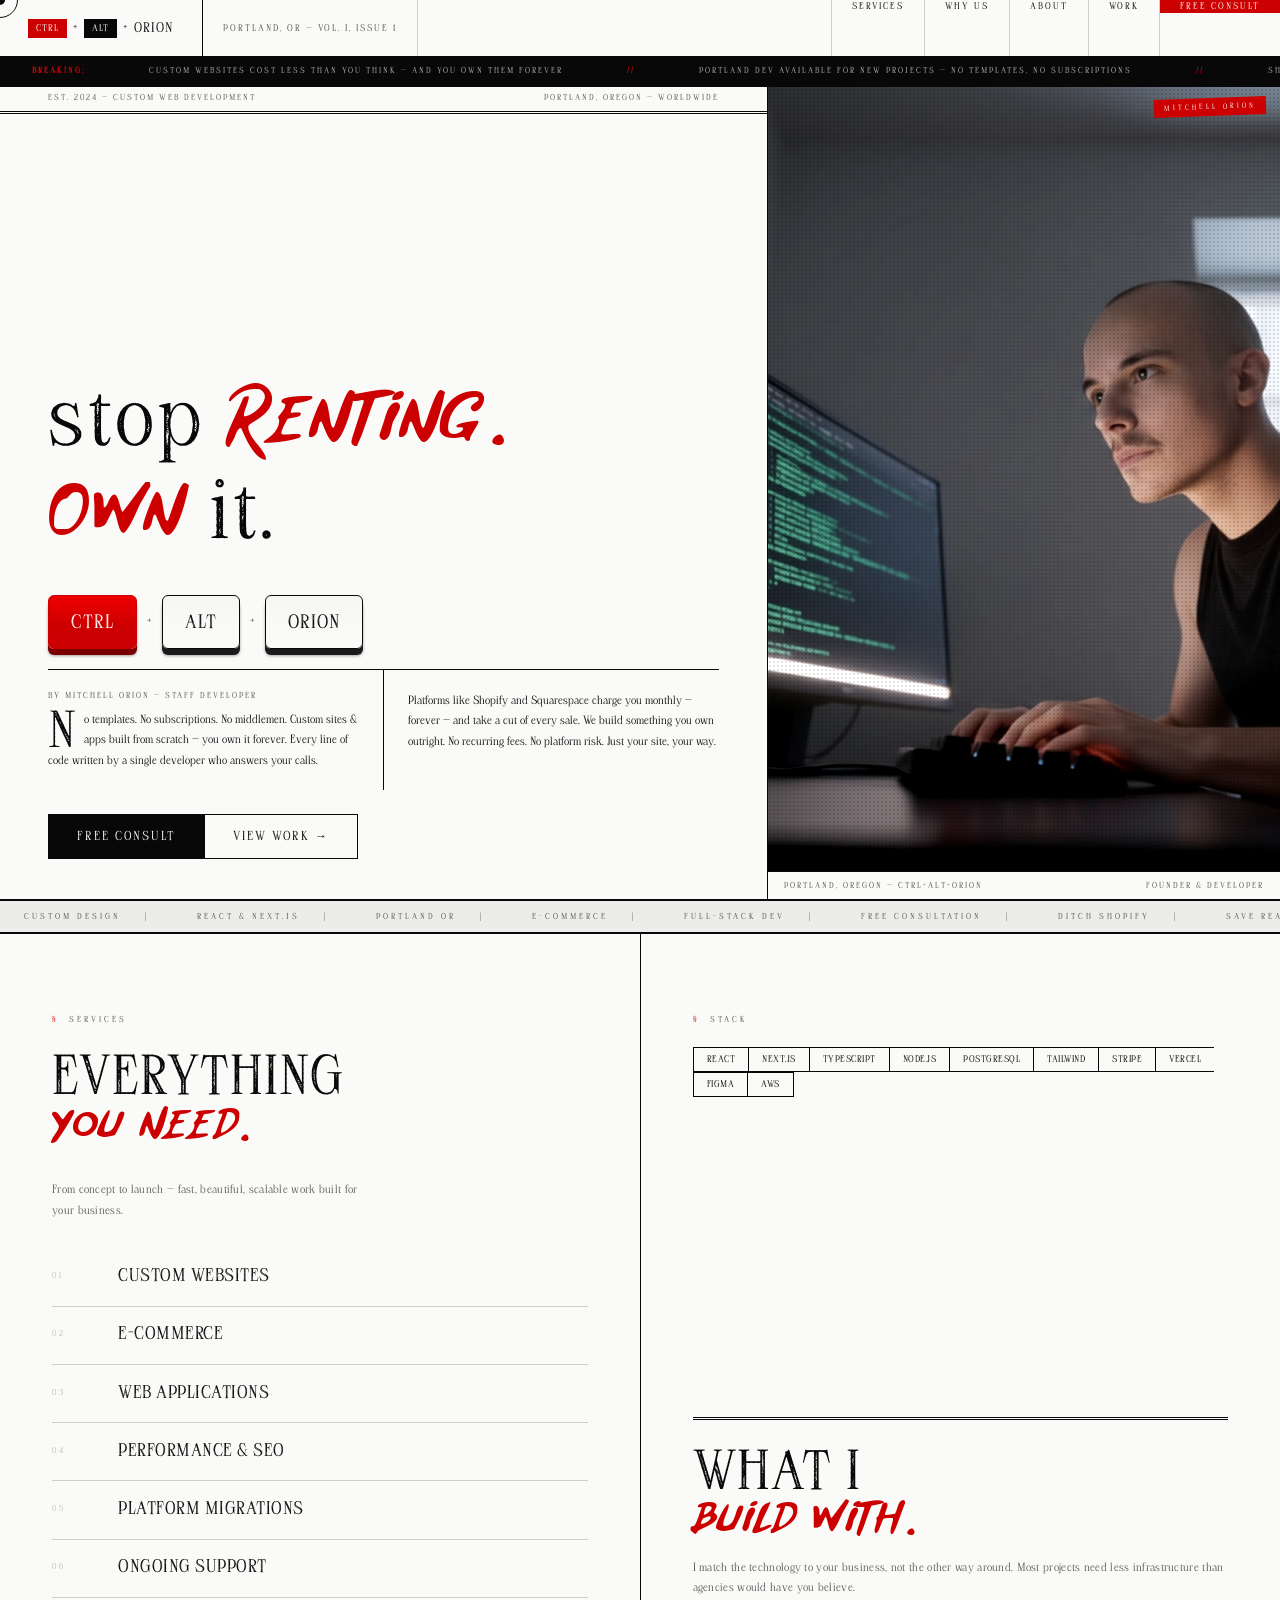
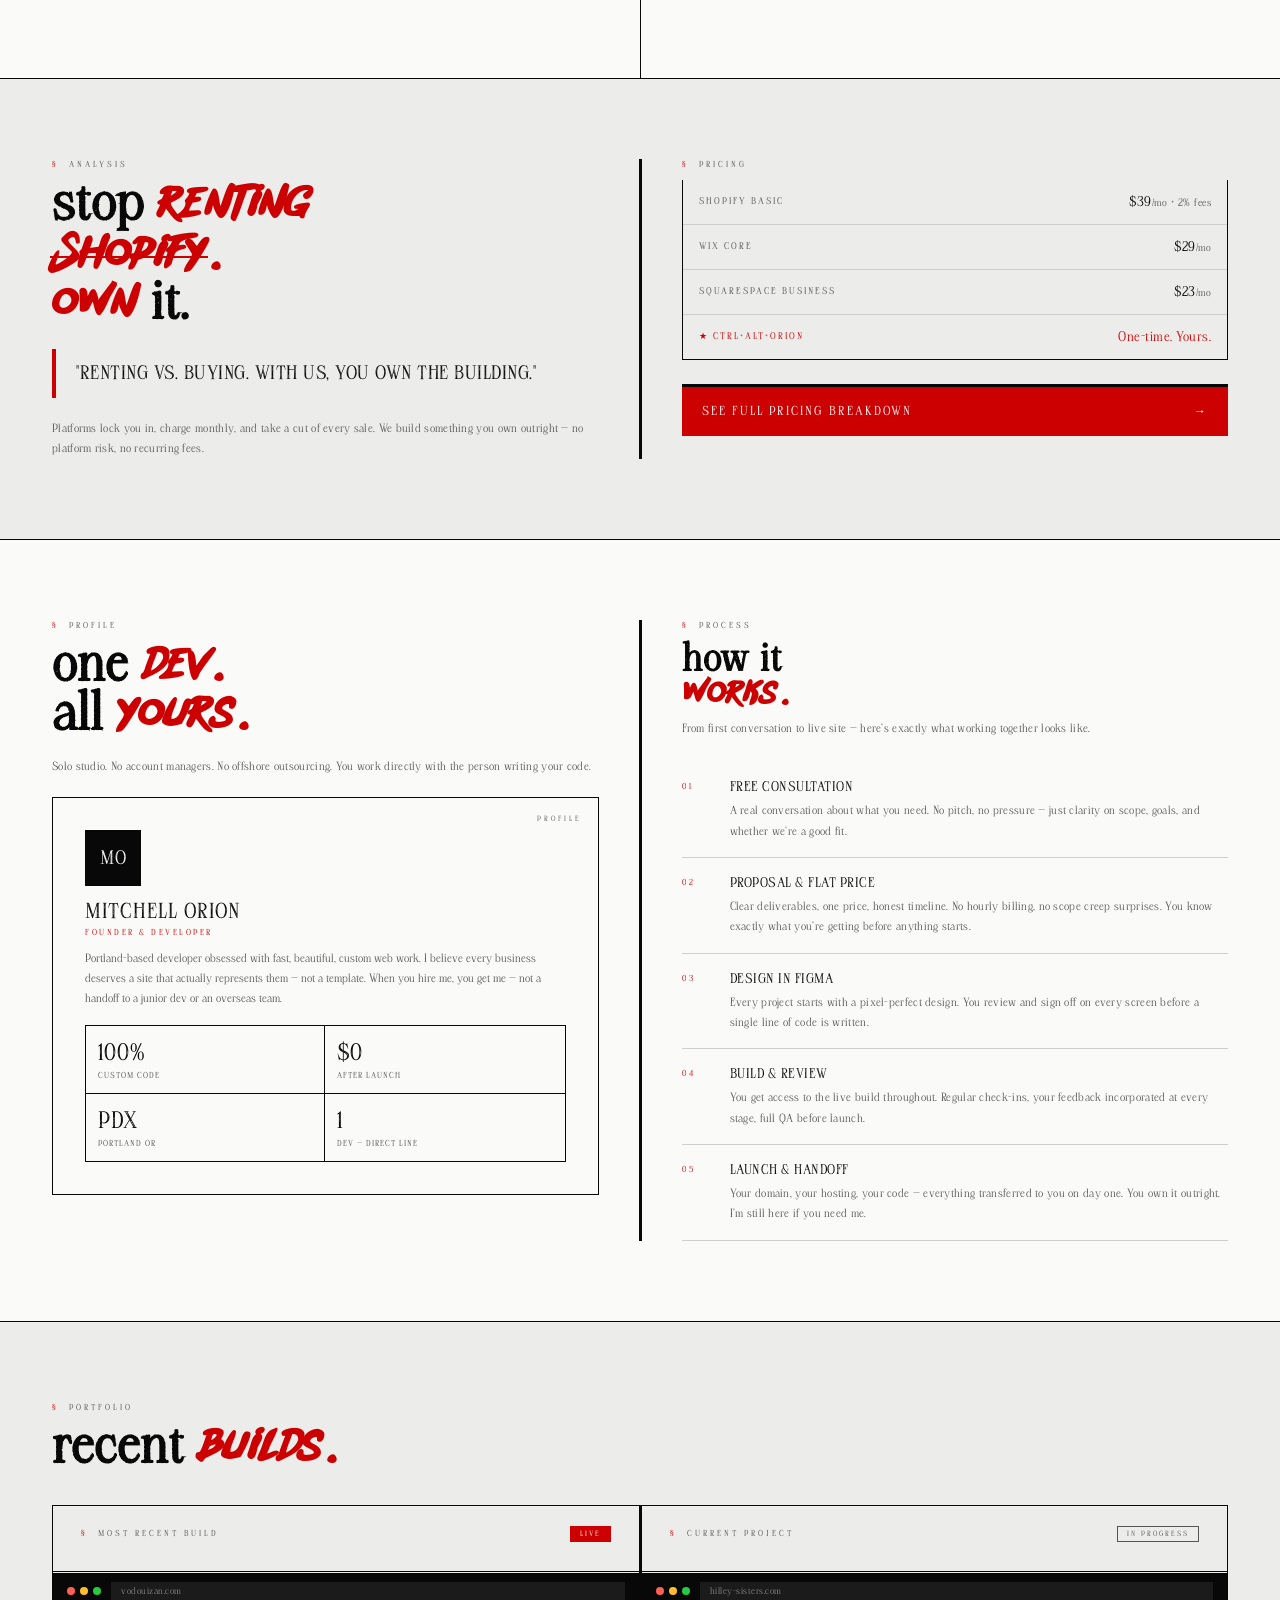
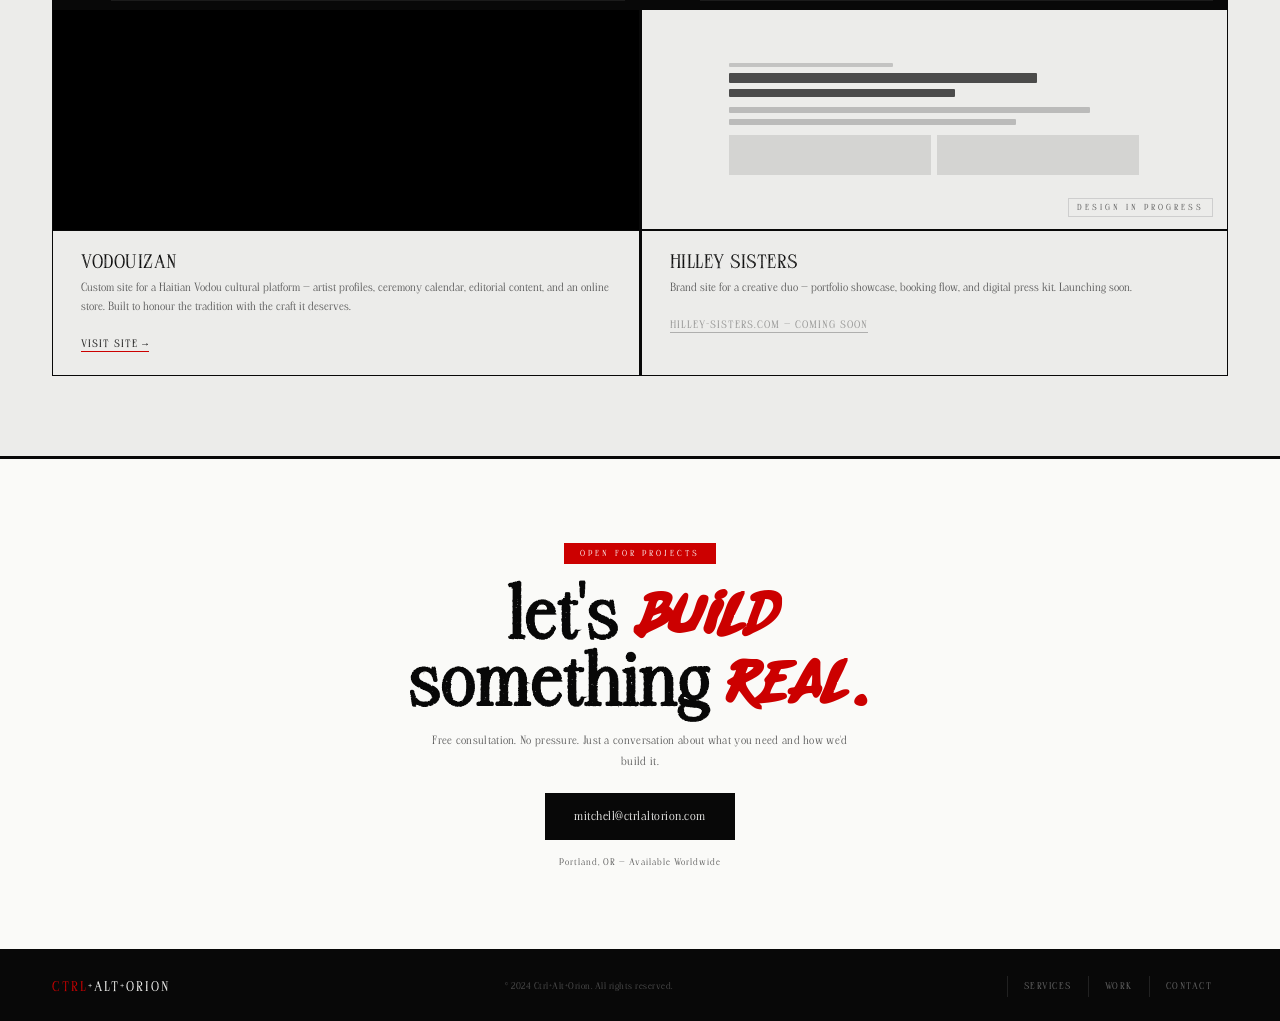
<file: v4d.html>
<!DOCTYPE html>
<html lang="en">
<head>
<meta charset="UTF-8"/><meta name="viewport" content="width=device-width,initial-scale=1.0"/>
<title>Ctrl+Alt+Orion — Broadsheet</title>
<style>
@import url("webfonts/Relaxe/stylesheet.css");
@import url("webfonts/Helvena_Black/stylesheet.css");
@import url('https://fonts.googleapis.com/css2?family=Playfair+Display:ital,wght@0,700;1,400&family=Inter:wght@300;400;500&display=swap');

@font-face{
    font-family: Relaxe;
    src: url('fonts/RailwayGank.ttf')format('truetype');
}
@font-face{
    font-family: 'GhostinJingle';
    src: url('fonts/GhostinJingle.ttf') format('truetype');
}
@font-face{
    font-family: 'ClevonStamp';
    src: url('fonts/ClevonStamp.ttf') format('truetype');
}
@font-face{
    font-family: "Helvena Black";
    font-style: normal;
    font-variant: normal;
    font-weight: 300;
    line-height: 0pc;
}
*,*::before,*::after{margin:0;padding:0;box-sizing:border-box;}
:root{
  --bg:#FAFAF8;--ink:#080808;--red:#CC0000;--muted:#555;--light:#ECECEA;
  --border:1px solid #CECECE;--border-ink:1px solid #080808;
}
html{scroll-behavior:smooth;}
body{background:var(--bg);color:var(--ink);font-family:'ClevonStamp',monospace;overflow-x:hidden;cursor:none;}

/* CURSOR */
#cd{width:10px;height:10px;background:var(--ink);border-radius:50%;position:fixed;top:0;left:0;pointer-events:none;z-index:9999;transform:translate(-50%,-50%);}
#cr{width:36px;height:36px;border:var(--border-ink);border-radius:50%;position:fixed;top:0;left:0;pointer-events:none;z-index:9998;transform:translate(-50%,-50%);transition:width .15s,height .15s;}
body.ch #cr{width:52px;height:52px;border-color:var(--red);}
body.ch #cd{background:var(--red);}

/* HUD */
#hud{position:fixed;bottom:0;right:0;z-index:500;background:var(--ink);color:var(--bg);padding:8px 18px;font-family:'ClevonStamp',monospace;font-size:9px;letter-spacing:3px;text-transform:uppercase;border-top:var(--border-ink);border-left:var(--border-ink);opacity:0;transition:opacity .2s;}
#hud.vis{opacity:1;}

@keyframes fu{from{opacity:0;transform:translateY(20px)}to{opacity:1;transform:translateY(0)}}
@keyframes mq{0%{transform:translateX(0)}100%{transform:translateX(-50%)}}
@keyframes tickertape{0%{transform:translateX(0)}100%{transform:translateX(-50%)}}
@keyframes blink{0%,100%{opacity:1}50%{opacity:0}}
/* newsprint noise */
@keyframes noise{0%{background-position:0 0}100%{background-position:100% 100%}}

/* NAV — masthead */
#nav{position:fixed;inset:0 0 auto 0;z-index:200;background:var(--bg);border-bottom:3px solid var(--ink);}
.nav-top{display:flex;align-items:stretch;height:56px;}
.nav-logo{font-family:'ClevonStamp',sans-serif;font-size:13px;letter-spacing:1px;text-decoration:none;color:var(--ink);display:flex;align-items:center;padding:0 28px;border-right:var(--border-ink);text-transform:uppercase;gap:6px;}
.nkm{display:inline-flex;align-items:center;justify-content:center;background:var(--ink);padding:3px 8px;font-size:9px;letter-spacing:1px;color:var(--bg);}
.nkm.c{background:var(--red);color:#fff;}
.nav-date{display:flex;align-items:center;padding:0 20px;font-size:9px;letter-spacing:2px;color:var(--muted);text-transform:uppercase;border-right:var(--border);}
.nav-links{display:flex;align-items:stretch;list-style:none;margin-left:auto;}
.nav-links li{border-left:var(--border);}
.nav-links a{display:flex;align-items:center;padding:0 20px;font-size:9px;letter-spacing:2px;text-transform:uppercase;text-decoration:none;color:var(--ink);transition:background .12s,color .12s;}
.nav-links a:hover{background:var(--ink);color:var(--bg);}
.nav-links a.cta{background:var(--red);color:#fff;}
.nav-links a.cta:hover{background:var(--ink);}
/* ticker below nav */
.ticker{background:var(--ink);color:var(--bg);overflow:hidden;height:28px;display:flex;align-items:center;font-size:8px;letter-spacing:2px;text-transform:uppercase;}
.ticker-inner{display:flex;white-space:nowrap;width:max-content;animation:tickertape 20s linear infinite;}
.tick{padding:0 32px;color:rgba(255,255,255,.7);}
.tick.red{color:var(--red);font-weight:bold;}
#nav-toggle{display:none;align-items:center;justify-content:center;background:none;border:none;border-left:var(--border);cursor:none;padding:0 20px;margin-left:auto;}
#nav-toggle span{display:block;width:18px;height:1.5px;background:var(--ink);margin:4.5px 0;}
#mmenu{display:none;position:fixed;inset:0;z-index:190;background:var(--bg);flex-direction:column;align-items:flex-start;justify-content:center;gap:0;border-right:var(--border-ink);}
#mmenu.open{display:flex;}
#mmenu a{font-family:'ClevonStamp',sans-serif;font-size:clamp(28px,6vw,56px);color:var(--ink);text-decoration:none;letter-spacing:2px;text-transform:uppercase;padding:16px 52px;border-bottom:var(--border-ink);width:100%;transition:background .12s;}
#mmenu a:first-child{border-top:var(--border-ink);}
#mmenu a:hover{background:var(--light);}

/* HERO — broadsheet layout */
#hero{min-height:100vh;display:grid;grid-template-columns:1fr 40%;position:relative;overflow:hidden;padding-top:84px;border-bottom:var(--border-ink);}
.hero-left{display:grid;grid-template-rows:auto 1fr;border-right:var(--border-ink);}
.hero-col1{padding:40px 48px;display:flex;flex-direction:column;justify-content:flex-end;}
.edition-bar{display:flex;align-items:center;justify-content:space-between;padding:8px 48px;border-bottom:3px double var(--ink);background:var(--bg);}
.edition-l{font-size:8px;letter-spacing:2px;color:var(--muted);text-transform:uppercase;}
.edition-r{font-size:8px;letter-spacing:2px;color:var(--muted);text-transform:uppercase;}
.big-headline{font-size:clamp(34px,6.5vw,92px);line-height:1.05;letter-spacing:3px;color:var(--ink);margin-bottom:16px;animation:fu .5s ease both;}
.big-headline .hl-stamp{font-family:'ClevonStamp',sans-serif;letter-spacing:4px;}
.big-headline .hl-fancy{font-family:'GhostinJingle',sans-serif;color:var(--red);letter-spacing:4px;}
.col-rule{display:grid;grid-template-columns:1fr 1fr;gap:0;border-top:var(--border-ink);margin-top:20px;}
.col1{padding:20px 24px 20px 0;border-right:var(--border-ink);}
.col2{padding:20px 0 20px 24px;}
.dropcap::first-letter{font-family:'ClevonStamp',sans-serif;font-size:48px;float:left;line-height:.75;padding-right:8px;padding-top:4px;color:var(--ink);}
.coltext{font-size:11px;line-height:1.85;color:var(--ink);}
.byline{font-size:8px;letter-spacing:2px;text-transform:uppercase;color:var(--muted);margin-bottom:8px;}
.hkeys{display:flex;align-items:center;gap:10px;margin-top:20px;flex-wrap:wrap;}
.key{display:inline-flex;align-items:center;justify-content:center;background:linear-gradient(180deg,#f5f5f3 0%,var(--bg) 60%);border:var(--border-ink);border-radius:6px;box-shadow:0 6px 0 #1a1a1a,0 7px 3px rgba(0,0,0,.35);padding:14px 22px;font-family:'ClevonStamp',sans-serif;font-size:clamp(12px,2vw,18px);letter-spacing:1px;color:var(--ink);cursor:pointer;user-select:none;transition:transform .08s,box-shadow .08s;}
.key.pressed{transform:translateY(5px);box-shadow:0 1px 0 #1a1a1a,0 2px 2px rgba(0,0,0,.25);}
.key.kc{background:linear-gradient(180deg,#e00 0%,var(--red) 60%);border-color:var(--red);box-shadow:0 6px 0 #7a0000,0 7px 3px rgba(0,0,0,.35);color:#fff;}
.key.kc.pressed{box-shadow:0 1px 0 #7a0000,0 2px 2px rgba(0,0,0,.25);}
.kplus{font-size:14px;color:var(--muted);}
.hctas{display:flex;gap:0;margin-top:24px;}
.bp{display:inline-flex;align-items:center;gap:8px;background:var(--ink);color:var(--bg);text-decoration:none;padding:13px 28px;font-family:'ClevonStamp',sans-serif;font-size:12px;letter-spacing:2px;text-transform:uppercase;border:var(--border-ink);transition:background .12s,color .12s;}
.bp:hover{background:var(--red);}
.bs{display:inline-flex;align-items:center;gap:8px;background:transparent;color:var(--ink);text-decoration:none;padding:13px 28px;font-family:'ClevonStamp',sans-serif;font-size:12px;letter-spacing:2px;text-transform:uppercase;border:var(--border-ink);border-left:none;transition:background .12s,color .12s;}
.bs:hover{background:var(--light);}

/* right panel */
.hero-right{position:relative;overflow:hidden;}
.img-panel{position:absolute;inset:0;background-color:var(--ink);background-image:url('images/mitchell.png');background-size:cover;background-position:center top;filter:grayscale(40%) contrast(1.1);}
/* halftone overlay */
.img-panel::after{content:'';position:absolute;inset:0;background-image:radial-gradient(circle,rgba(0,0,0,.12) 1px,transparent 1px);background-size:4px 4px;pointer-events:none;}
/* caption bar */
.img-caption{position:absolute;bottom:0;left:0;right:0;background:var(--bg);border-top:var(--border-ink);padding:8px 16px;font-size:8px;letter-spacing:2px;text-transform:uppercase;color:var(--muted);display:flex;justify-content:space-between;z-index:2;}
/* photo credit stamp */
.photo-stamp{position:absolute;top:14px;right:14px;background:var(--red);color:#fff;padding:4px 10px;font-size:7px;letter-spacing:3px;text-transform:uppercase;z-index:2;transform:rotate(-2deg);}

/* MARQUEE */
.mwrap{background:var(--light);border-top:var(--border-ink);border-bottom:var(--border-ink);overflow:hidden;}
.mtrack{display:flex;width:max-content;animation:mq 22s linear infinite;}
.mitem{font-family:'ClevonStamp',monospace;font-size:8px;color:var(--muted);letter-spacing:3px;text-transform:uppercase;white-space:nowrap;padding:10px 24px;display:flex;align-items:center;gap:24px;}
.mitem::after{content:'|';color:var(--border-ink);}

/* SECTIONS */
.sec{padding:80px 52px;border-top:var(--border-ink);}
.slabel{font-size:8px;letter-spacing:3px;text-transform:uppercase;color:var(--muted);margin-bottom:10px;display:flex;align-items:center;gap:10px;}
.slabel::before{content:'§';color:var(--red);}
.stitle{font-family:'ClevonStamp',sans-serif;font-size:clamp(22px,4.5vw,52px);line-height:.9;letter-spacing:1px;margin-bottom:16px;color:var(--ink);}
.stitle em{font-family:'GhostinJingle',sans-serif;color:var(--red);font-style:normal;text-transform:none;letter-spacing:2px;}
.sdesc{color:var(--muted);font-size:11px;line-height:1.85;max-width:540px;letter-spacing:.3px;}
.rv{opacity:0;transform:translateY(16px);transition:opacity .5s,transform .5s;}
.rv.vis{opacity:1;transform:none;}
.d1{transition-delay:.1s;}.d2{transition-delay:.2s;}.d3{transition-delay:.3s;}
.column-rule{width:100%;border-top:3px double var(--ink);margin:12px 0;}


/* shared column separator */
.col-sep{background:var(--ink);width:3px;align-self:stretch;}

/* WHY — two-column editorial */
#why{background:var(--light);}
.winn{max-width:1200px;margin:0 auto;display:grid;grid-template-columns:1fr 3px 1fr;gap:0;}
.wleft{padding-right:40px;}
.wright{padding-left:40px;}
.pull-quote{border-left:4px solid var(--red);padding:14px 20px;margin:20px 0;font-family:'ClevonStamp',sans-serif;font-size:18px;line-height:1.15;text-transform:uppercase;letter-spacing:.5px;}
.plist{display:flex;flex-direction:column;gap:0;margin-top:12px;}
.pitem{display:flex;align-items:center;gap:14px;border-bottom:var(--border);padding:14px 0;transition:padding-left .15s;}
.pitem:hover{padding-left:6px;background:transparent;}
.pitem:hover .pt strong{color:var(--red);}
.pico{width:30px;height:30px;border:var(--border-ink);display:flex;align-items:center;justify-content:center;font-size:12px;flex-shrink:0;}
.pt{flex:1;}.pt strong{display:block;font-size:12px;font-family:'ClevonStamp',sans-serif;text-transform:uppercase;letter-spacing:.5px;margin-bottom:2px;transition:color .15s;}
.pt span{font-size:9px;color:var(--muted);}
.psave{font-size:12px;font-family:'ClevonStamp',sans-serif;color:var(--muted);}
.pitem.us{background:var(--bg);}
.pitem.us .pt strong{color:var(--red);}
.pitem.us .psave{color:var(--red);}
.strike{position:relative;display:inline;}
.strike::after{content:'';position:absolute;left:-2px;right:-2px;top:52%;height:2px;background:var(--red);}

/* PRICING MODAL */
.pricing-teaser{border:var(--border-ink);border-top:none;margin-top:0;}
.pricing-row{display:flex;align-items:center;justify-content:space-between;padding:13px 16px;border-bottom:var(--border);}
.pricing-row:last-child{border-bottom:none;}
.pr-name{font-size:9px;letter-spacing:2px;text-transform:uppercase;color:var(--muted);}
.pr-cost{font-family:'ClevonStamp',sans-serif;font-size:13px;letter-spacing:.5px;color:var(--ink);}
.pricing-row.ours .pr-name{color:var(--red);}
.pricing-row.ours .pr-cost{color:var(--red);}
.pricing-open-btn{
  display:flex;align-items:center;justify-content:space-between;width:100%;
  background:var(--red);color:#fff;border:none;border-top:3px solid var(--ink);
  padding:16px 20px;font-family:'ClevonStamp',sans-serif;font-size:12px;
  letter-spacing:2px;text-transform:uppercase;cursor:none;transition:background .12s;
  margin-top:24px;
}
.pricing-open-btn:hover{background:var(--ink);}

#pricing-overlay{
  display:none;position:fixed;inset:0;background:rgba(8,8,8,.9);z-index:300;
  align-items:flex-start;justify-content:center;padding:24px;overflow-y:auto;
}
#pricing-overlay.open{display:flex;}
#pricing-modal{
  background:var(--bg);border:var(--border-ink);border-top:4px solid var(--red);
  width:100%;max-width:840px;padding:52px;margin:auto;
}
.pm-head{margin-bottom:36px;}
.pm-title{font-family:'ClevonStamp',sans-serif;font-size:clamp(22px,4vw,44px);line-height:.9;letter-spacing:1px;color:var(--ink);margin-bottom:6px;}
.pm-title em{font-family:'GhostinJingle',sans-serif;color:var(--red);font-style:normal;letter-spacing:2px;}
.pm-sub{font-size:11px;color:var(--muted);line-height:1.85;letter-spacing:.3px;}

.pm-slider{display:flex;align-items:center;gap:16px;padding:16px 20px;border:var(--border-ink);margin-bottom:28px;}
.pm-slider label{font-size:8px;letter-spacing:3px;text-transform:uppercase;color:var(--muted);white-space:nowrap;}
.pm-slider input[type=range]{flex:1;accent-color:var(--red);}
.pm-slider span{font-family:'ClevonStamp',sans-serif;font-size:16px;letter-spacing:1px;min-width:72px;text-align:right;}

.pm-price{border:3px solid var(--red);padding:22px 24px;margin-bottom:32px;display:flex;align-items:baseline;justify-content:space-between;gap:12px;flex-wrap:wrap;}
.pm-price .lbl{font-size:8px;letter-spacing:3px;text-transform:uppercase;color:var(--muted);}
.pm-price .amt{font-family:'ClevonStamp',sans-serif;font-size:clamp(32px,5vw,56px);line-height:.9;letter-spacing:1px;color:var(--red);}
.pm-price .note{font-size:10px;color:var(--muted);letter-spacing:.5px;align-self:flex-end;}

.pm-slabel{font-size:8px;letter-spacing:3px;text-transform:uppercase;color:var(--muted);margin-bottom:12px;display:flex;align-items:center;gap:8px;}
.pm-slabel::before{content:'§';color:var(--red);}

.pm-addons{display:grid;grid-template-columns:repeat(auto-fill,minmax(195px,1fr));gap:0;border:var(--border-ink);margin-bottom:32px;}
.pm-addon{border-right:var(--border-ink);border-bottom:var(--border-ink);padding:10px 14px;cursor:none;display:flex;align-items:center;justify-content:space-between;gap:8px;transition:background .12s;user-select:none;}
.pm-addon:hover{background:var(--light);}
.pm-addon.on{background:var(--light);}
.pm-addon .aname{font-size:11px;color:var(--ink);letter-spacing:.3px;}
.pm-addon .aprice{font-size:10px;color:var(--muted);}
.pm-addon.on .aprice{color:var(--red);}
.pm-addon .pm-chk{width:14px;height:14px;border:var(--border-ink);flex-shrink:0;display:flex;align-items:center;justify-content:center;}
.pm-addon.on .pm-chk{background:var(--red);border-color:var(--red);}
.pm-addon.on .pm-chk::after{content:'';display:block;width:6px;height:4px;border-left:2px solid #fff;border-bottom:2px solid #fff;transform:rotate(-45deg) translateY(-1px);}

.pm-yr-row{display:flex;margin-bottom:8px;}
.pm-yr-row button{flex:1;padding:10px;font-family:'ClevonStamp',sans-serif;font-size:10px;letter-spacing:2px;text-transform:uppercase;border:var(--border-ink);border-right:none;background:transparent;color:var(--muted);cursor:none;transition:.12s;}
.pm-yr-row button:last-child{border-right:var(--border-ink);}
.pm-yr-row button.on{background:var(--ink);color:var(--bg);border-color:var(--ink);}
.pm-yr-row button:hover:not(.on){background:var(--light);}
.pm-yr-note{font-size:10px;color:var(--muted);letter-spacing:.5px;margin-bottom:20px;}

.pm-table{width:100%;border-collapse:collapse;font-size:11px;margin-bottom:32px;}
.pm-table th{text-align:left;padding:8px 12px;font-size:8px;letter-spacing:2px;text-transform:uppercase;color:var(--muted);border-bottom:3px solid var(--ink);}
.pm-table td{padding:9px 12px;border-bottom:var(--border);vertical-align:middle;color:var(--muted);}
.pm-table tr.you td{color:var(--ink);font-family:'ClevonStamp',sans-serif;letter-spacing:.5px;}
.pm-table tr.you td:first-child{color:var(--red);}
.pm-table .ptag{display:inline-block;font-size:9px;padding:1px 7px;border:var(--border);color:var(--muted);margin-left:4px;letter-spacing:.5px;}
.pm-table .ptag.r{border-color:var(--red);color:var(--red);}
.pm-save{color:#2e7d32;font-size:10px;letter-spacing:.3px;}
.pm-save.loss{color:var(--red);}

.pm-close{display:block;width:100%;padding:14px;background:transparent;border:var(--border-ink);font-family:'ClevonStamp',sans-serif;font-size:11px;letter-spacing:2px;text-transform:uppercase;color:var(--muted);cursor:none;transition:.12s;}
.pm-close:hover{background:var(--ink);color:var(--bg);border-color:var(--ink);}

/* ABOUT */
#about{background:var(--bg);}
.ainn{max-width:1200px;margin:0 auto;display:grid;grid-template-columns:1fr 3px 1fr;gap:0;}
.acard{border:var(--border-ink);padding:32px;position:relative;margin-right:40px;overflow:hidden;}
.acard::before{content:'PROFILE';position:absolute;top:16px;right:16px;font-size:7px;letter-spacing:3px;color:var(--muted);text-transform:uppercase;}
.avtr{width:56px;height:56px;background:var(--ink);display:flex;align-items:center;justify-content:center;font-family:'ClevonStamp',sans-serif;font-size:18px;color:var(--bg);margin-bottom:12px;letter-spacing:1px;}
.an{font-family:'ClevonStamp',sans-serif;font-size:20px;letter-spacing:1px;text-transform:uppercase;margin-bottom:2px;}
.ar{font-size:8px;color:var(--red);letter-spacing:2.5px;text-transform:uppercase;margin-bottom:10px;}
.ab{font-size:11px;color:var(--muted);line-height:1.85;}
.sgrd{display:grid;grid-template-columns:1fr 1fr;gap:0;margin-top:16px;border:var(--border-ink);}
.st{padding:12px;border-right:var(--border-ink);border-bottom:var(--border-ink);}
.st:nth-child(2n){border-right:none;}.st:nth-child(n+3){border-bottom:none;}
.sv{font-family:'ClevonStamp',sans-serif;font-size:22px;letter-spacing:1px;}
.sl{font-size:8px;color:var(--muted);letter-spacing:1px;text-transform:uppercase;margin-top:2px;}
.taglist{display:flex;flex-wrap:wrap;gap:0;margin-top:18px;}
.tag{border:var(--border-ink);border-right:none;color:var(--ink);padding:4px 10px;font-size:9px;letter-spacing:.5px;transition:background .12s;cursor:default;}
.tag:last-child{border-right:var(--border-ink);}
.tag:hover{background:var(--ink);color:var(--bg);}

/* WORK */
#work{background:var(--light);}
.whdr{max-width:1200px;margin:0 auto 32px;}
.wgrid{display:grid;grid-template-columns:repeat(auto-fit,minmax(420px,1fr));gap:0;max-width:1200px;margin:0 auto;border:var(--border-ink);}
.wcard{overflow:hidden;cursor:pointer;border-right:var(--border-ink);}
.wcard:hover .bprev{filter:grayscale(0%);}
.bbar{display:flex;align-items:center;gap:10px;padding:8px 14px;background:var(--ink);border-bottom:var(--border-ink);}
.bdots{display:flex;gap:5px;}.bd{width:8px;height:8px;border-radius:50%;}
.bdr{background:#FF5F56;}.bdy{background:#FFBD2E;}.bdg{background:#27C93F;}
.burl{flex:1;background:rgba(255,255,255,.08);padding:3px 10px;font-size:9px;color:rgba(255,255,255,.4);letter-spacing:.5px;}
.bprev{height:200px;display:flex;align-items:center;justify-content:center;position:relative;overflow:hidden;filter:grayscale(60%);transition:filter .3s;}
.bvod{background:linear-gradient(135deg,#2d1000,#4a1a00);}
.bhil{background:linear-gradient(135deg,#001428,#00203f);}
.pvod{position:absolute;inset:0;background:radial-gradient(ellipse at 50% 60%,rgba(204,0,0,.3) 0%,transparent 65%);}
.phil{position:absolute;inset:0;background:radial-gradient(ellipse at 50% 60%,rgba(204,0,0,.2) 0%,transparent 65%);}
.pbody{position:relative;z-index:1;text-align:center;}
.pem{font-size:40px;display:block;margin-bottom:6px;}
.pn{font-family:'ClevonStamp',sans-serif;font-size:20px;color:#fff;letter-spacing:1px;text-transform:uppercase;}
.ps{font-size:9px;color:rgba(255,255,255,.4);letter-spacing:1px;margin-top:3px;}
.winfo{padding:22px 24px;border-top:var(--border-ink);}
.wbadge{display:inline-block;padding:2px 9px;font-size:7px;letter-spacing:2px;text-transform:uppercase;margin-bottom:9px;border:var(--border-ink);}
.wlive{background:var(--red);border-color:var(--red);color:#fff;}
.wwip{border-color:var(--muted);color:var(--muted);}
.wtitle{font-family:'ClevonStamp',sans-serif;font-size:18px;letter-spacing:.5px;text-transform:uppercase;margin-bottom:6px;line-height:1.1;}
.wdesc{color:var(--muted);font-size:11px;line-height:1.7;margin-bottom:14px;}
.wlink{display:inline-flex;align-items:center;gap:5px;color:var(--ink);font-size:10px;letter-spacing:1px;text-transform:uppercase;text-decoration:none;transition:gap .2s;border-bottom:1px solid var(--red);}
.wlink:hover{gap:9px;}

/* CONTACT */
#contact{background:var(--bg);border-top:3px solid var(--ink);}
.cwrap{max-width:800px;margin:0 auto;text-align:center;}
.fpill{display:inline-flex;align-items:center;gap:8px;background:var(--red);color:#fff;padding:5px 16px;font-size:8px;letter-spacing:3px;text-transform:uppercase;margin-bottom:20px;}
.ctitle{font-family:'ClevonStamp',sans-serif;font-size:clamp(28px,6vw,72px);line-height:.88;letter-spacing:1px;color:var(--ink);margin-bottom:12px;}
.ctitle em{font-family:'GhostinJingle',sans-serif;font-style:normal;color:var(--red);letter-spacing:2px;}
.sdesc-w{color:var(--muted);font-size:11px;line-height:1.85;max-width:420px;margin:0 auto 10px;letter-spacing:.3px;}
.epill{display:inline-flex;align-items:center;gap:10px;background:var(--ink);border:var(--border-ink);padding:14px 28px;font-size:12px;letter-spacing:.5px;color:var(--bg);text-decoration:none;margin:12px 0 16px;transition:background .12s;}
.epill:hover{background:var(--red);}
.cloc{font-size:9px;color:var(--muted);letter-spacing:1px;}

footer{background:var(--ink);border-top:3px solid var(--ink);padding:24px 52px;display:flex;align-items:center;justify-content:space-between;flex-wrap:wrap;gap:12px;}
.flogo{font-family:'ClevonStamp',sans-serif;font-size:13px;letter-spacing:2px;text-transform:uppercase;color:var(--bg);}
.fc{color:var(--red);}
.fcopy{font-size:9px;color:rgba(255,255,255,.3);letter-spacing:.5px;}
.flinks{display:flex;gap:0;}
.flinks a{color:rgba(255,255,255,.4);text-decoration:none;font-size:9px;letter-spacing:1.5px;text-transform:uppercase;transition:color .15s;padding:4px 16px;border-left:1px solid rgba(255,255,255,.1);}
.flinks a:hover{color:var(--red);}
#cd {
}

@media(max-width:960px){
  #nav-toggle{display:flex;}.nav-links{display:none;}
  .hero-right{display:none;}
  #hero{grid-template-columns:1fr;}
  .hero-left{display:block;}
  .hero-col1{padding:80px 24px 40px;}
  .edition-bar{padding:8px 24px;}
  .col-rule{grid-template-columns:1fr;}
  .col1{border-right:none;border-bottom:var(--border-ink);padding-right:0;padding-bottom:20px;margin-bottom:20px;}
  .col2{padding-left:0;}
  .sec{padding:60px 24px;}
  .col-sep{display:none;}
  .winn{grid-template-columns:1fr;}
  .wleft{padding-right:0;border-bottom:var(--border-ink);padding-bottom:40px;margin-bottom:40px;}
  .wright{padding-left:0;}
  .ainn{grid-template-columns:1fr;}
  .ainn > div.rv:first-child{border-bottom:var(--border-ink);padding-bottom:40px;margin-bottom:40px;}
  .acard{margin-right:0;margin-bottom:28px;}
  .wgrid{grid-template-columns:1fr;}
  footer{flex-direction:column;text-align:center;}
}

/* ── SERVICES + STACK ── */
#services.sec{padding:0;}
#services .page{display:grid;grid-template-columns:1fr 1px 1fr;min-height:600px;}
#services .divider{background:var(--ink);width:1px;}
#services .left{padding:80px 52px;display:flex;flex-direction:column;gap:1.8rem;border-right:none;}
#services .right{padding:80px 52px;display:flex;flex-direction:column;justify-content:space-between;}

/* label — matches .slabel used across site */
#services .section-label{font-size:8px;letter-spacing:3px;text-transform:uppercase;color:var(--muted);display:flex;align-items:center;gap:10px;}
#services .section-label::before{content:'§';color:var(--red);}

/* headlines — ClevonStamp like every other section title */
#services .intro-headline{font-family:'ClevonStamp',sans-serif;font-size:clamp(22px,4.5vw,52px);line-height:.9;letter-spacing:1px;text-transform:uppercase;color:var(--ink);}
#services .intro-headline em{font-family:'GhostinJingle',sans-serif;color:var(--red);font-style:normal;text-transform:none;letter-spacing:2px;}
#services .intro-sub{font-size:11px;color:var(--muted);line-height:1.85;letter-spacing:.3px;max-width:320px;}

/* service rows */
#services .services-list{display:flex;flex-direction:column;}
#services .svc{display:grid;grid-template-columns:50px 1fr auto;align-items:start;gap:1rem;padding:1.1rem 0;border-bottom:var(--border);cursor:pointer;}
#services .svc:hover .svc-num{color:var(--red);}
#services .svc:hover .svc-arrow{opacity:1;transform:translateX(0);}
#services .svc-num{font-size:8px;letter-spacing:3px;text-transform:uppercase;color:#bbb;padding-top:4px;transition:color 0.2s;}
#services .svc-name{font-family:'ClevonStamp',sans-serif;font-size:clamp(13px,1.6vw,17px);letter-spacing:.5px;text-transform:uppercase;color:var(--ink);line-height:1.2;}
#services .svc-copy{font-size:11px;color:var(--muted);line-height:1.85;letter-spacing:.3px;max-height:0;overflow:hidden;opacity:0;transition:max-height 0.35s ease,opacity 0.3s ease,margin 0.3s ease;}
#services .svc.open .svc-copy{max-height:100px;opacity:1;margin-top:6px;}
#services .svc-arrow{font-size:13px;color:var(--red);opacity:0;transform:translateX(-6px);transition:opacity 0.2s,transform 0.2s;padding-top:4px;user-select:none;}
#services .svc.open .svc-arrow{opacity:1;transform:rotate(90deg) translateX(-2px);}

/* stack / right panel */
#services .stack-top{display:flex;flex-direction:column;gap:1.4rem;}
#services .tags-wrap{display:flex;flex-wrap:wrap;gap:0;}
#services .tag{font-size:9px;letter-spacing:.5px;text-transform:uppercase;color:var(--ink);border:var(--border-ink);border-right:none;padding:5px 13px;cursor:pointer;transition:background 0.12s,color 0.12s;font-weight:400;font-family:'ClevonStamp',monospace;}
#services .tag:last-child{border-right:var(--border-ink);}
#services .tag:hover{background:var(--ink);color:var(--bg);}
#services .tag.active{background:var(--red);border-color:var(--red);color:#fff;}
#services .stack-preview{margin-top:1.4rem;border:var(--border-ink);overflow:hidden;display:none;}
#services .stack-preview.visible{display:block;}
#services .preview-bar{display:flex;align-items:center;justify-content:space-between;padding:8px 14px;border-bottom:var(--border-ink);background:var(--light);}
#services .preview-tech{font-family:'ClevonStamp',sans-serif;font-size:9px;letter-spacing:3px;text-transform:uppercase;color:var(--red);}
#services .preview-use{font-size:9px;color:var(--muted);letter-spacing:1px;text-transform:uppercase;}
#services .preview-desc{font-size:11px;color:var(--muted);line-height:1.85;letter-spacing:.3px;padding:10px 14px;border-bottom:var(--border);}
#services .preview-demo{padding:14px;background:var(--bg);min-height:120px;font-size:12px;}
#services .stack-bottom{border-top:3px double var(--ink);padding-top:1.8rem;margin-top:2rem;}
#services .stack-headline{font-family:'ClevonStamp',sans-serif;font-size:clamp(22px,4.5vw,52px);line-height:.9;letter-spacing:1px;text-transform:uppercase;color:var(--ink);margin-bottom:0.75rem;}
#services .stack-headline em{font-family:'GhostinJingle',sans-serif;color:var(--red);font-style:normal;text-transform:none;letter-spacing:2px;}
#services .stack-body{font-size:11px;color:var(--muted);line-height:1.85;letter-spacing:.3px;}

/* process steps */
.proc-list{display:flex;flex-direction:column;gap:0;margin-top:24px;}
.proc-item{display:grid;grid-template-columns:48px 1fr;gap:0;padding:16px 0;border-bottom:var(--border);align-items:start;}
.proc-num{font-size:8px;letter-spacing:3px;text-transform:uppercase;color:var(--red);padding-top:3px;}
.proc-title{font-family:'ClevonStamp',sans-serif;font-size:13px;letter-spacing:.5px;text-transform:uppercase;color:var(--ink);margin-bottom:4px;}
.proc-desc{font-size:11px;color:var(--muted);line-height:1.85;letter-spacing:.3px;}
/* work editorial split */
.work-split{display:grid;grid-template-columns:1fr 3px 1fr;gap:0;max-width:1200px;margin:0 auto;border:var(--border-ink);}
.work-col{display:flex;flex-direction:column;overflow:hidden;}
.work-col-hdr{padding:20px 28px;border-bottom:3px double var(--ink);display:flex;align-items:baseline;justify-content:space-between;gap:12px;}
.work-col-hdr .slabel{margin-bottom:0;}
.work-split .col-sep{background:var(--ink);width:3px;}
.wcard-inner{padding:0;}
.wcard-inner .bbar{background:var(--ink);}
.wcard-inner .winfo{padding:22px 28px;border-top:var(--border-ink);}
.wcard-inner .bprev{height:220px;}
.wcard-inner .burl{color:rgba(255,255,255,.5);}
/* current project mockup */
.bprev-mock{height:220px;background:var(--light);display:flex;align-items:center;justify-content:center;position:relative;overflow:hidden;border-bottom:var(--border-ink);}
.mock-inner{display:flex;flex-direction:column;gap:6px;width:70%;opacity:.7;}
.mock-bar{height:6px;background:var(--ink);border-radius:1px;}
.mock-bar.short{width:55%;}
.mock-grid{display:grid;grid-template-columns:1fr 1fr;gap:6px;margin-top:4px;}
.mock-block{height:40px;background:var(--ink);opacity:.15;}
.mock-label{position:absolute;bottom:12px;right:14px;font-size:8px;letter-spacing:3px;text-transform:uppercase;color:var(--muted);border:var(--border);padding:3px 8px;}
@media(max-width:960px){
  .work-split{grid-template-columns:1fr;}
  .work-col~.work-col{border-top:var(--border-ink);}
}
@media(max-width:960px){
  #services .page{grid-template-columns:1fr;}
  #services .divider{display:none;}
  #services .left,#services .right{padding:60px 24px;}
}
</style>
</head>
<body>
<div id="cd"></div><div id="cr"></div>

<div id="mmenu">
  <a href="#services" onclick="cm()">Services</a>
  <a href="#why" onclick="cm()">Why Us</a>
  <a href="#about" onclick="cm()">About</a>
  <a href="#work" onclick="cm()">Work</a>
  <a href="#contact" onclick="cm()">Free Consult</a>
</div>

<nav id="nav">
  <div class="nav-top">
    <a class="nav-logo" href="#">
      <span class="nkm c">CTRL</span>+<span class="nkm">ALT</span>+<span>ORION</span>
    </a>
    <div class="nav-date">Portland, OR &mdash; Vol. I, Issue 1</div>
    <ul class="nav-links">
      <li><a href="#services">Services</a></li>
      <li><a href="#why">Why Us</a></li>
      <li><a href="#about">About</a></li>
      <li><a href="#work">Work</a></li>
      <li><a href="#contact" class="cta">Free Consult</a></li>
    </ul>
    <button id="nav-toggle" onclick="tm()"><span></span><span></span><span></span></button>
  </div>
  <div class="ticker">
    <div class="ticker-inner">
      <span class="tick red">BREAKING:</span><span class="tick">Custom websites cost less than you think &mdash; and you own them forever</span>
      <span class="tick red">//</span><span class="tick">Portland dev available for new projects &mdash; no templates, no subscriptions</span>
      <span class="tick red">//</span><span class="tick">Shopify fees eating your margins? There's a better way</span>
      <span class="tick red">//</span><span class="tick">BREAKING:</span><span class="tick">Custom websites cost less than you think &mdash; and you own them forever</span>
      <span class="tick red">//</span><span class="tick">Portland dev available for new projects &mdash; no templates, no subscriptions</span>
      <span class="tick red">//</span><span class="tick">Shopify fees eating your margins? There's a better way</span>
    </div>
  </div>
</nav>

<section id="hero">
  <div class="hero-left">
    <div class="edition-bar">
      <span class="edition-l">Est. 2024 &mdash; Custom Web Development</span>
      <span class="edition-r">Portland, Oregon &mdash; Worldwide</span>
    </div>
    <div class="hero-col1">
      <div class="big-headline"><span class="hl-stamp">stop</span> <span class="hl-fancy">Renting.</span><br><span class="hl-fancy">Own</span> <span class="hl-stamp">it.</span></div>
      <div class="hkeys">
        <div class="key kc" id="kC" onclick="pk(this,event)">CTRL</div>
        <span class="kplus">+</span>
        <div class="key" id="kA" onclick="pk(this,event)">ALT</div>
        <span class="kplus">+</span>
        <div class="key" id="kO" onclick="pk(this,event)">ORION</div>
      </div>
      <div class="col-rule">
        <div class="col1">
          <div class="byline">By Mitchell Orion &mdash; Staff Developer</div>
          <p class="coltext dropcap">No templates. No subscriptions. No middlemen. Custom sites &amp; apps built from scratch &mdash; you own it forever. Every line of code written by a single developer who answers your calls.</p>
        </div>
        <div class="col2">
          <p class="coltext">Platforms like Shopify and Squarespace charge you monthly &mdash; forever &mdash; and take a cut of every sale. We build something you own outright. No recurring fees. No platform risk. Just your site, your way.</p>
        </div>
      </div>
      <div class="hctas">
        <a href="#contact" class="bp">Free Consult</a>
        <a href="#work" class="bs">View Work &rarr;</a>
      </div>
    </div>
  </div>
  <div class="hero-right">
    <div class="img-panel" id="imgPanel"></div>
    <div class="photo-stamp">MITCHELL ORION</div>
    <div class="img-caption">
      <span>PORTLAND, OREGON &mdash; CTRL+ALT+ORION</span>
      <span>FOUNDER &amp; DEVELOPER</span>
    </div>
  </div>
</section>

<div class="mwrap"><div class="mtrack">
  <span class="mitem">Custom Design</span><span class="mitem">React &amp; Next.js</span><span class="mitem">Portland OR</span><span class="mitem">E-Commerce</span><span class="mitem">Full-Stack Dev</span><span class="mitem">Free Consultation</span><span class="mitem">Ditch Shopify</span><span class="mitem">Save Real Money</span><span class="mitem">Mobile-First</span><span class="mitem">SEO Optimized</span><span class="mitem">Custom Design</span><span class="mitem">React &amp; Next.js</span><span class="mitem">Portland OR</span><span class="mitem">E-Commerce</span><span class="mitem">Full-Stack Dev</span><span class="mitem">Free Consultation</span><span class="mitem">Ditch Shopify</span><span class="mitem">Save Real Money</span><span class="mitem">Mobile-First</span><span class="mitem">SEO Optimized</span>
</div></div>

<section id="services" class="sec">
  <div class="page">

    <!-- LEFT: SERVICES -->
    <div class="left">
      <div class="section-label">Services</div>
      <div class="intro-headline">Everything<br><em>you need.</em></div>
      <p class="intro-sub">From concept to launch — fast, beautiful, scalable work built for your business.</p>

      <div class="services-list">
        <div class="svc" onclick="toggleSvc(this)">
          <div class="svc-num">01</div>
          <div><div class="svc-name">Custom Websites</div><div class="svc-copy">Hand-coded, pixel-perfect. Not a template. Not a drag-and-drop. Yours — truly yours.</div></div>
          <div class="svc-arrow">→</div>
        </div>
        <div class="svc" onclick="toggleSvc(this)">
          <div class="svc-num">02</div>
          <div><div class="svc-name">E-Commerce</div><div class="svc-copy">Ditch the Shopify fees. A faster store you actually own — lower costs, full control.</div></div>
          <div class="svc-arrow">→</div>
        </div>
        <div class="svc" onclick="toggleSvc(this)">
          <div class="svc-num">03</div>
          <div><div class="svc-name">Web Applications</div><div class="svc-copy">Dashboards, booking systems, member portals. If you can dream it, we ship it.</div></div>
          <div class="svc-arrow">→</div>
        </div>
        <div class="svc" onclick="toggleSvc(this)">
          <div class="svc-num">04</div>
          <div><div class="svc-name">Performance &amp; SEO</div><div class="svc-copy">Lightning-fast load times and solid SEO so you actually get found.</div></div>
          <div class="svc-arrow">→</div>
        </div>
        <div class="svc" onclick="toggleSvc(this)">
          <div class="svc-num">05</div>
          <div><div class="svc-name">Platform Migrations</div><div class="svc-copy">Moving from Squarespace, Wix, GoDaddy, or Shopify? We handle the whole move.</div></div>
          <div class="svc-arrow">→</div>
        </div>
        <div class="svc" onclick="toggleSvc(this)">
          <div class="svc-num">06</div>
          <div><div class="svc-name">Ongoing Support</div><div class="svc-copy">Updates, new features, maintenance — your long-term dev partner.</div></div>
          <div class="svc-arrow">→</div>
        </div>
      </div>
    </div>

    <div class="divider"></div>

    <!-- RIGHT: STACK -->
    <div class="right">
      <div class="stack-top">
        <div class="section-label">Stack</div>
        <div class="tags-wrap">
          <span class="tag" onclick="showStack(this,'React')">React</span>
          <span class="tag" onclick="showStack(this,'Next.js')">Next.js</span>
          <span class="tag" onclick="showStack(this,'TypeScript')">TypeScript</span>
          <span class="tag" onclick="showStack(this,'Node.js')">Node.js</span>
          <span class="tag" onclick="showStack(this,'PostgreSQL')">PostgreSQL</span>
          <span class="tag" onclick="showStack(this,'Tailwind')">Tailwind</span>
          <span class="tag" onclick="showStack(this,'Stripe')">Stripe</span>
          <span class="tag" onclick="showStack(this,'Vercel')">Vercel</span>
          <span class="tag" onclick="showStack(this,'Figma')">Figma</span>
          <span class="tag" onclick="showStack(this,'AWS')">AWS</span>
        </div>

        <div class="stack-preview" id="stack-preview">
          <div class="preview-bar">
            <span class="preview-tech" id="prev-tech"></span>
            <span class="preview-use" id="prev-use"></span>
          </div>
          <div class="preview-desc" id="prev-desc"></div>
          <div class="preview-demo" id="prev-demo"></div>
        </div>
      </div>

      <div class="stack-bottom">
        <div class="stack-headline">What I<br><em>build with.</em></div>
        <p class="stack-body">I match the technology to your business, not the other way around. Most projects need less infrastructure than agencies would have you believe.</p>
      </div>
    </div>

  </div>
</section>

<section id="why" class="sec">
  <div class="winn">
    <div class="wleft">
      <div class="slabel rv">Analysis</div>
      <h2 class="stitle rv d1">stop <em>renting</em><br><em><span class="strike">Shopify</span>.</em><br><em>own</em> it.</h2>
      <div class="pull-quote rv d2">"Renting vs. buying. With us, you own the building."</div>
      <p class="sdesc rv d3">Platforms lock you in, charge monthly, and take a cut of every sale. We build something you own outright &mdash; no platform risk, no recurring fees.</p>
    </div>
    <div class="col-sep"></div>
    <div class="wright rv d1">
      <div class="slabel">Pricing</div>
      <div class="pricing-teaser">
        <div class="pricing-row"><span class="pr-name">Shopify Basic</span><span class="pr-cost">$39<span style="font-family:'ClevonStamp',monospace;font-size:10px;color:var(--muted)">/mo + 2% fees</span></span></div>
        <div class="pricing-row"><span class="pr-name">Wix Core</span><span class="pr-cost">$29<span style="font-family:'ClevonStamp',monospace;font-size:10px;color:var(--muted)">/mo</span></span></div>
        <div class="pricing-row"><span class="pr-name">Squarespace Business</span><span class="pr-cost">$23<span style="font-family:'ClevonStamp',monospace;font-size:10px;color:var(--muted)">/mo</span></span></div>
        <div class="pricing-row ours"><span class="pr-name">&#9733; Ctrl+Alt+Orion</span><span class="pr-cost">One-time. Yours.</span></div>
      </div>
      <button class="pricing-open-btn" onclick="document.getElementById('pricing-overlay').classList.add('open')">
        <span>See full pricing breakdown</span><span>&rarr;</span>
      </button>
    </div>
  </div>
</section>

<section id="about" class="sec">
  <div class="ainn">
    <div class="rv">
      <div class="slabel">Profile</div>
      <h2 class="stitle d1">one <em>dev.</em><br>all <em>yours.</em></h2>
      <p class="sdesc d2" style="margin-bottom:20px;">Solo studio. No account managers. No offshore outsourcing. You work directly with the person writing your code.</p>
      <div class="acard">
        <div class="avtr">MO</div>
        <div class="an">Mitchell Orion</div>
        <div class="ar">Founder &amp; Developer</div>
        <p class="ab">Portland-based developer obsessed with fast, beautiful, custom web work. I believe every business deserves a site that actually represents them &mdash; not a template. When you hire me, you get me &mdash; not a handoff to a junior dev or an overseas team.</p>
        <div class="sgrd">
          <div class="st"><div class="sv">100%</div><div class="sl">Custom Code</div></div>
          <div class="st"><div class="sv">$0</div><div class="sl">After Launch</div></div>
          <div class="st"><div class="sv">PDX</div><div class="sl">Portland OR</div></div>
          <div class="st"><div class="sv">1</div><div class="sl">Dev &mdash; Direct Line</div></div>
        </div>
      </div>
    </div>
    <div class="col-sep"></div>
    <div class="rv d2" style="padding-left:40px;">
      <div class="slabel">Process</div>
      <h3 class="stitle d1" style="font-size:clamp(18px,3.5vw,38px);margin-bottom:6px;">how it<br><em>works.</em></h3>
      <p class="sdesc" style="margin-bottom:0;">From first conversation to live site &mdash; here&rsquo;s exactly what working together looks like.</p>
      <div class="proc-list">
        <div class="proc-item">
          <span class="proc-num">01</span>
          <div><div class="proc-title">Free Consultation</div><div class="proc-desc">A real conversation about what you need. No pitch, no pressure &mdash; just clarity on scope, goals, and whether we&rsquo;re a good fit.</div></div>
        </div>
        <div class="proc-item">
          <span class="proc-num">02</span>
          <div><div class="proc-title">Proposal &amp; Flat Price</div><div class="proc-desc">Clear deliverables, one price, honest timeline. No hourly billing, no scope creep surprises. You know exactly what you&rsquo;re getting before anything starts.</div></div>
        </div>
        <div class="proc-item">
          <span class="proc-num">03</span>
          <div><div class="proc-title">Design in Figma</div><div class="proc-desc">Every project starts with a pixel-perfect design. You review and sign off on every screen before a single line of code is written.</div></div>
        </div>
        <div class="proc-item">
          <span class="proc-num">04</span>
          <div><div class="proc-title">Build &amp; Review</div><div class="proc-desc">You get access to the live build throughout. Regular check-ins, your feedback incorporated at every stage, full QA before launch.</div></div>
        </div>
        <div class="proc-item">
          <span class="proc-num">05</span>
          <div><div class="proc-title">Launch &amp; Handoff</div><div class="proc-desc">Your domain, your hosting, your code &mdash; everything transferred to you on day one. You own it outright. I&rsquo;m still here if you need me.</div></div>
        </div>
      </div>
    </div>
  </div>
</section>

<section id="work" class="sec">
  <div class="whdr" style="max-width:1200px;margin:0 auto 32px;"><div class="slabel rv">Portfolio</div><h2 class="stitle rv d1">recent <em>builds.</em></h2></div>
  <div class="work-split rv">

    <!-- LEFT: most recent live build -->
    <div class="work-col">
      <div class="work-col-hdr">
        <div class="slabel">Most Recent Build</div>
        <span class="wbadge wlive">Live</span>
      </div>
      <div class="wcard-inner">
        <div class="bbar">
          <div class="bdots"><div class="bd bdr"></div><div class="bd bdy"></div><div class="bd bdg"></div></div>
          <div class="burl">vodouizan.com</div>
        </div>
        <div class="bprev bvod" style="background:#000;padding:0;display:block;overflow:hidden;">
          <iframe id="vod-iframe" src="https://vodouizan.com" title="vodouizan.com preview" scrolling="no" style="width:1280px;height:960px;border:none;display:block;pointer-events:none;" loading="lazy"></iframe>
        </div>
        <div class="winfo">
          <div class="wtitle">Vodouizan</div>
          <p class="wdesc">Custom site for a Haitian Vodou cultural platform — artist profiles, ceremony calendar, editorial content, and an online store. Built to honour the tradition with the craft it deserves.</p>
          <a href="https://vodouizan.com" target="_blank" rel="noopener" class="wlink">Visit site &rarr;</a>
        </div>
      </div>
    </div>
    <div class="col-sep"></div>

    <!-- RIGHT: current in-progress project -->
    <div class="work-col">
      <div class="work-col-hdr">
        <div class="slabel">Current Project</div>
        <span class="wbadge wwip">In Progress</span>
      </div>
      <div class="wcard-inner">
        <div class="bbar">
          <div class="bdots"><div class="bd bdr"></div><div class="bd bdy"></div><div class="bd bdg"></div></div>
          <div class="burl">hilley-sisters.com</div>
        </div>
        <div class="bprev-mock">
          <div class="mock-inner">
            <div class="mock-bar" style="width:40%;height:4px;opacity:.25;"></div>
            <div class="mock-bar" style="width:75%;height:10px;"></div>
            <div class="mock-bar short" style="height:8px;"></div>
            <div class="mock-bar" style="width:88%;height:6px;opacity:.3;margin-top:4px;"></div>
            <div class="mock-bar" style="width:70%;height:6px;opacity:.3;"></div>
            <div class="mock-grid">
              <div class="mock-block"></div>
              <div class="mock-block"></div>
            </div>
          </div>
          <div class="mock-label">Design in progress</div>
        </div>
        <div class="winfo">
          <div class="wtitle">Hilley Sisters</div>
          <p class="wdesc">Brand site for a creative duo &mdash; portfolio showcase, booking flow, and digital press kit. Launching soon.</p>
          <span class="wlink" style="opacity:.4;cursor:default;border-color:var(--muted);">hilley-sisters.com &mdash; coming soon</span>
        </div>
      </div>
    </div>

  </div>
</section>

<section id="contact" class="sec">
  <div class="cwrap">
    <div class="fpill rv">Open for Projects</div>
    <h2 class="ctitle rv d1">let's <em>build</em><br>something <em>real.</em></h2>
    <p class="sdesc-w rv d2">Free consultation. No pressure. Just a conversation about what you need and how we'd build it.</p>
    <a href="mailto:mitchell@ctrlaltorion.com" class="epill rv d3">mitchell@ctrlaltorion.com</a>
    <div class="cloc rv d3">Portland, OR &mdash; Available Worldwide</div>
  </div>
</section>

<footer>
  <div class="flogo"><span class="fc">Ctrl</span>+Alt+Orion</div>
  <div class="fcopy">&copy; 2024 Ctrl+Alt+Orion. All rights reserved.</div>
  <div class="flinks"><a href="#services">Services</a><a href="#work">Work</a><a href="#contact">Contact</a></div>
</footer>

<!-- PRICING OVERLAY -->
<div id="pricing-overlay" onclick="pmOverlayClick(event)">
  <div id="pricing-modal">
    <div class="pm-head">
      <div class="pm-title">pricing<br><em>breakdown.</em></div>
      <p class="pm-sub">One-time build cost &mdash; no monthly fees, no surprises.</p>
    </div>

    <div class="pm-slider">
      <label>Static pages</label>
      <input type="range" min="1" max="20" value="5" step="1" id="pm-pages" oninput="pmUpdate()">
      <span id="pm-pages-out">5 pages</span>
    </div>

    <div class="pm-price">
      <div><div class="lbl">Your investment</div><div class="amt" id="pm-amt">$150</div></div>
      <div class="note">one-time payment &middot; you own it</div>
    </div>

    <div class="pm-slabel">Add-ons (optional)</div>
    <div class="pm-addons" id="pm-addons"></div>

    <div class="pm-yr-row">
      <button class="on" id="pmb-1" onclick="pmSetView(1)">1yr</button>
      <button id="pmb-3" onclick="pmSetView(3)">3yr</button>
      <button id="pmb-5" onclick="pmSetView(5)">5yr</button>
      <button id="pmb-10" onclick="pmSetView(10)">10yr</button>
      <button id="pmb-20" onclick="pmSetView(20)">20yr</button>
    </div>
    <p class="pm-yr-note" id="pm-yr-note">Comparing total cost of ownership over 1 year (build + subscriptions).</p>

    <div class="pm-slabel">Cost comparison</div>
    <table class="pm-table" id="pm-table"></table>

    <button class="pm-close" onclick="document.getElementById('pricing-overlay').classList.remove('open')">Close</button>
  </div>
</div>

<script>
document.getElementById('imgPanel').style.backgroundImage="url('images/mitchell.png')";

const ck={c:false,a:false};
document.addEventListener('keydown',e=>{
  if(e.code==='ControlLeft'||e.code==='ControlRight')ck.c=true;
  if(e.code==='AltLeft'||e.code==='AltRight')ck.a=true;
});
document.addEventListener('keyup',e=>{
  if(e.code==='ControlLeft'||e.code==='ControlRight')ck.c=false;
  if(e.code==='AltLeft'||e.code==='AltRight')ck.a=false;
});

const cd=document.getElementById('cd'),cr=document.getElementById('cr');
let mx=0,my=0,rx=0,ry=0;
document.addEventListener('mousemove',e=>{mx=e.clientX;my=e.clientY;cd.style.left=mx+'px';cd.style.top=my+'px';});
(function loop(){rx+=(mx-rx)*.11;ry+=(my-ry)*.11;cr.style.left=rx+'px';cr.style.top=ry+'px';requestAnimationFrame(loop);})();
document.querySelectorAll('a,button,.key,.wcard,.svc,#services .tag').forEach(el=>{el.addEventListener('mouseenter',()=>document.body.classList.add('ch'));el.addEventListener('mouseleave',()=>document.body.classList.remove('ch'));});

function tm(){document.getElementById('mmenu').classList.toggle('open');}
function cm(){document.getElementById('mmenu').classList.remove('open');}
function pk(el,e){el.classList.add('pressed');setTimeout(()=>el.classList.remove('pressed'),180);}
function toggleSvc(el){const isOpen=el.classList.contains('open');document.querySelectorAll('.svc').forEach(s=>s.classList.remove('open'));if(!isOpen)el.classList.add('open');}

const STACK = {
  'React': {
    use: 'Interactive UIs & dashboards',
    desc: 'React powers every dynamic interface I build — from booking flows to client portals.',
    demo: `<div style="font-family:Inter,sans-serif;background:#f9f9f9;border:1px solid #eee;border-radius:4px;overflow:hidden">
      <div style="background:#fff;border-bottom:1px solid #eee;padding:10px 14px;font-size:11px;color:#888;letter-spacing:0.1em;text-transform:uppercase">Booking widget</div>
      <div style="padding:14px;display:flex;flex-direction:column;gap:8px">
        <div style="display:flex;gap:6px">
          ${['Mon','Tue','Wed','Thu','Fri'].map((d,i)=>`<div onclick="this.parentNode.querySelectorAll('div').forEach(x=>x.style.background='#f0f0f0');this.style.background='#CC0000';this.style.color='#fff'" style="flex:1;text-align:center;padding:6px 0;border:1px solid #ddd;font-size:10px;cursor:pointer;background:${i===1?'#CC0000':'#f0f0f0'};color:${i===1?'#fff':'#333'}">${d}</div>`).join('')}
        </div>
        <div style="display:flex;gap:6px">
          ${['9am','11am','2pm','4pm'].map((t,i)=>`<div onclick="this.parentNode.querySelectorAll('div').forEach(x=>x.style.background='#f0f0f0');this.style.background='#111';this.style.color='#fff'" style="flex:1;text-align:center;padding:6px 0;border:1px solid #ddd;font-size:10px;cursor:pointer;background:${i===2?'#111':'#f0f0f0'};color:${i===2?'#fff':'#333'}">${t}</div>`).join('')}
        </div>
        <div style="background:#111;color:#fff;text-align:center;padding:8px;font-size:11px;letter-spacing:0.1em;cursor:pointer">CONFIRM</div>
      </div>
    </div>`
  },
  'Next.js': {
    use: 'Fast marketing sites & SEO',
    desc: 'Next.js means your site loads instantly and ranks — server-rendered pages, zero compromise on speed.',
    demo: `<div style="font-family:Inter,sans-serif;background:#fff;border:1px solid #eee;border-radius:4px;overflow:hidden">
      <div style="background:#111;padding:8px 14px;display:flex;justify-content:space-between;align-items:center">
        <span style="color:#fff;font-size:12px;font-weight:500">ACME CO.</span>
        <span style="color:#CC0000;font-size:10px;letter-spacing:0.1em">MENU</span>
      </div>
      <div style="padding:18px 14px">
        <div style="font-size:10px;color:#CC0000;letter-spacing:0.2em;margin-bottom:4px">LANDING PAGE</div>
        <div style="font-size:18px;font-weight:700;color:#111;line-height:1.1;margin-bottom:8px">Built fast.<br>Found first.</div>
        <div style="font-size:11px;color:#777;margin-bottom:12px">Server-rendered, SEO-ready, live in days.</div>
        <div style="display:inline-block;background:#CC0000;color:#fff;padding:6px 16px;font-size:10px;letter-spacing:0.1em;cursor:pointer">GET STARTED</div>
      </div>
    </div>`
  },
  'TypeScript': {
    use: 'Reliable, bug-resistant code',
    desc: 'TypeScript catches errors before they reach production — every project is safer and easier to scale.',
    demo: `<div style="font-family:'Courier New',monospace;background:#1a1a1a;border-radius:4px;padding:14px;font-size:11px;line-height:1.8">
      <div style="color:#888;margin-bottom:4px">// Type-safe order interface</div>
      <div><span style="color:#CC0000">interface</span> <span style="color:#e6c97a">Order</span> <span style="color:#fff">{</span></div>
      <div style="padding-left:16px"><span style="color:#9cdcfe">id</span><span style="color:#fff">:</span> <span style="color:#4ec9b0">string</span><span style="color:#fff">;</span></div>
      <div style="padding-left:16px"><span style="color:#9cdcfe">total</span><span style="color:#fff">:</span> <span style="color:#4ec9b0">number</span><span style="color:#fff">;</span></div>
      <div style="padding-left:16px"><span style="color:#9cdcfe">status</span><span style="color:#fff">:</span> <span style="color:#ce9178">'pending'</span> <span style="color:#fff">|</span> <span style="color:#ce9178">'paid'</span> <span style="color:#fff">|</span> <span style="color:#ce9178">'shipped'</span><span style="color:#fff">;</span></div>
      <div><span style="color:#fff">}</span></div>
      <div style="margin-top:6px"><span style="color:#888">// TS catches mistakes instantly ↓</span></div>
      <div><span style="color:#9cdcfe">order</span><span style="color:#fff">.</span><span style="color:#9cdcfe">status</span> <span style="color:#fff">=</span> <span style="color:#ce9178">'refunded'</span> <span style="color:#CC0000;text-decoration:underline wavy">// Error ✗</span></div>
    </div>`
  },
  'Node.js': {
    use: 'APIs, backends & automations',
    desc: 'Node.js powers the server side — APIs, webhooks, automations, and anything that runs behind the scenes.',
    demo: `<div style="font-family:'Courier New',monospace;background:#1a1a1a;border-radius:4px;padding:14px;font-size:11px;line-height:1.8">
      <div style="color:#888">// Contact form API endpoint</div>
      <div><span style="color:#CC0000">app</span><span style="color:#fff">.</span><span style="color:#dcdcaa">post</span><span style="color:#fff">(</span><span style="color:#ce9178">'/contact'</span><span style="color:#fff">, async (req, res) => {</span></div>
      <div style="padding-left:16px"><span style="color:#c586c0">const</span> <span style="color:#9cdcfe">{ name, email, msg }</span> <span style="color:#fff">= req.body;</span></div>
      <div style="padding-left:16px"><span style="color:#c586c0">await</span> <span style="color:#dcdcaa">sendEmail</span><span style="color:#fff">({ name, email, msg });</span></div>
      <div style="padding-left:16px"><span style="color:#9cdcfe">res</span><span style="color:#fff">.</span><span style="color:#dcdcaa">json</span><span style="color:#fff">({</span> <span style="color:#9cdcfe">ok</span><span style="color:#fff">:</span> <span style="color:#569cd6">true</span> <span style="color:#fff">});</span></div>
      <div><span style="color:#fff">});</span></div>
    </div>`
  },
  'PostgreSQL': {
    use: 'Structured data & user records',
    desc: 'PostgreSQL stores everything reliably — user accounts, orders, content, inventory. Built to last.',
    demo: `<div style="font-family:Inter,sans-serif;background:#f9f9f9;border:1px solid #eee;border-radius:4px;overflow:hidden">
      <div style="background:#fff;border-bottom:1px solid #eee;padding:8px 14px;font-size:10px;color:#888;letter-spacing:0.1em;text-transform:uppercase">orders table</div>
      <table style="width:100%;border-collapse:collapse;font-size:11px">
        <thead><tr style="background:#f0f0f0">${['id','customer','total','status'].map(h=>`<th style="text-align:left;padding:6px 10px;color:#555;font-weight:500;border-bottom:1px solid #ddd">${h}</th>`).join('')}</tr></thead>
        <tbody>
          ${[['#1041','Sara M.','€240','paid'],['#1042','João R.','€89','shipped'],['#1043','Ana T.','€430','pending']].map((r,i)=>`<tr style="background:${i%2?'#fafafa':'#fff'}">${r.map((c,j)=>`<td style="padding:6px 10px;border-bottom:1px solid #f0f0f0;color:${j===3?(c==='paid'?'#27ae60':c==='shipped'?'#2980b9':'#e67e22'):'#333'}">${c}</td>`).join('')}</tr>`).join('')}
        </tbody>
      </table>
    </div>`
  },
  'Tailwind': {
    use: 'Clean, consistent UI styling',
    desc: 'Tailwind keeps every component visually consistent — fast to build, easy to maintain, looks sharp.',
    demo: `<div style="font-family:Inter,sans-serif;display:flex;flex-direction:column;gap:8px">
      <div style="background:#fff;border:1px solid #eee;border-radius:6px;padding:12px;display:flex;align-items:center;gap:10px">
        <div style="width:36px;height:36px;background:#ffeaea;border-radius:50%;display:flex;align-items:center;justify-content:center;font-size:14px;color:#CC0000;font-weight:700">S</div>
        <div><div style="font-size:12px;font-weight:500;color:#111">Sara Mendes</div><div style="font-size:10px;color:#888">sara@email.com</div></div>
        <div style="margin-left:auto;background:#f0faf4;color:#27ae60;font-size:9px;padding:3px 8px;border-radius:10px;letter-spacing:0.05em">Active</div>
      </div>
      <div style="background:#fff;border:1px solid #eee;border-radius:6px;padding:12px;display:flex;align-items:center;gap:10px">
        <div style="width:36px;height:36px;background:#eaf0ff;border-radius:50%;display:flex;align-items:center;justify-content:center;font-size:14px;color:#2980b9;font-weight:700">J</div>
        <div><div style="font-size:12px;font-weight:500;color:#111">João Ramos</div><div style="font-size:10px;color:#888">joao@email.com</div></div>
        <div style="margin-left:auto;background:#fff8e1;color:#e67e22;font-size:9px;padding:3px 8px;border-radius:10px;letter-spacing:0.05em">Pending</div>
      </div>
    </div>`
  },
  'Stripe': {
    use: 'Payments & subscriptions',
    desc: 'Stripe handles every payment scenario — one-off purchases, subscriptions, invoices, and refunds.',
    demo: `<div style="font-family:Inter,sans-serif;background:#fff;border:1px solid #eee;border-radius:4px;overflow:hidden">
      <div style="padding:12px 14px;border-bottom:1px solid #eee">
        <div style="font-size:10px;color:#888;margin-bottom:6px;letter-spacing:0.08em;text-transform:uppercase">Checkout</div>
        <div style="font-size:16px;font-weight:600;color:#111">€149.00</div>
        <div style="font-size:11px;color:#888">Pro Plan — monthly</div>
      </div>
      <div style="padding:12px 14px;display:flex;flex-direction:column;gap:8px">
        <div style="border:1px solid #ddd;padding:7px 10px;font-size:11px;color:#bbb;border-radius:3px">4242 4242 4242 4242</div>
        <div style="display:flex;gap:8px">
          <div style="flex:1;border:1px solid #ddd;padding:7px 10px;font-size:11px;color:#bbb;border-radius:3px">MM / YY</div>
          <div style="flex:1;border:1px solid #ddd;padding:7px 10px;font-size:11px;color:#bbb;border-radius:3px">CVC</div>
        </div>
        <div style="background:#CC0000;color:#fff;text-align:center;padding:8px;font-size:11px;letter-spacing:0.08em;border-radius:3px;cursor:pointer">PAY €149.00</div>
      </div>
    </div>`
  },
  'Vercel': {
    use: 'Deployment & global hosting',
    desc: 'Vercel deploys every push automatically — your site is live worldwide in seconds, always up to date.',
    demo: `<div style="font-family:Inter,sans-serif;background:#1a1a1a;border-radius:4px;padding:14px;font-size:11px">
      <div style="display:flex;align-items:center;gap:8px;margin-bottom:10px">
        <div style="width:8px;height:8px;border-radius:50%;background:#27ae60"></div>
        <span style="color:#fff;font-weight:500">Production — Live</span>
        <span style="color:#555;margin-left:auto">2s ago</span>
      </div>
      ${[['Building','done'],['Running tests','done'],['Deploying to edge','done'],['Global CDN propagation','done']].map(([s,st])=>`
      <div style="display:flex;align-items:center;gap:8px;padding:4px 0;border-bottom:1px solid #2a2a2a">
        <span style="color:#27ae60;font-size:10px">✓</span>
        <span style="color:#aaa">${s}</span>
        <span style="color:#555;font-size:10px;margin-left:auto">${st}</span>
      </div>`).join('')}
      <div style="margin-top:10px;color:#CC0000;font-size:10px;letter-spacing:0.1em">yoursite.vercel.app ↗</div>
    </div>`
  },
  'Figma': {
    use: 'Design & prototyping',
    desc: 'Every project starts in Figma — pixel-perfect designs reviewed and approved before a line of code is written.',
    demo: `<div style="font-family:Inter,sans-serif;background:#f4f4f4;border-radius:4px;padding:12px;position:relative">
      <div style="background:#fff;border:2px dashed #CC0000;border-radius:3px;padding:12px;margin-bottom:8px">
        <div style="font-size:9px;color:#CC0000;letter-spacing:0.15em;margin-bottom:6px">HERO SECTION</div>
        <div style="height:8px;background:#ddd;border-radius:2px;width:70%;margin-bottom:5px"></div>
        <div style="height:6px;background:#eee;border-radius:2px;width:50%;margin-bottom:10px"></div>
        <div style="display:inline-block;background:#111;height:18px;width:60px;border-radius:2px"></div>
      </div>
      <div style="background:#fff;border:1px solid #ddd;border-radius:3px;padding:10px;display:flex;gap:8px">
        ${[1,2,3].map(()=>`<div style="flex:1;background:#f8f8f8;border-radius:3px;height:40px;border:1px solid #eee"></div>`).join('')}
      </div>
      <div style="position:absolute;top:8px;right:8px;background:#CC0000;color:#fff;font-size:9px;padding:3px 7px;border-radius:2px">Frame 1</div>
    </div>`
  },
  'AWS': {
    use: 'Storage, email & cloud infra',
    desc: 'AWS handles file storage, transactional email, and any heavy-lifting infrastructure your project needs.',
    demo: `<div style="font-family:Inter,sans-serif;background:#f9f9f9;border:1px solid #eee;border-radius:4px;overflow:hidden">
      <div style="background:#fff;border-bottom:1px solid #eee;padding:8px 14px;font-size:10px;color:#888;letter-spacing:0.1em;text-transform:uppercase">S3 Bucket — uploads</div>
      <div style="padding:10px 14px;display:flex;flex-direction:column;gap:6px">
        ${[['profile-sara.jpg','Image','2.1 MB'],['invoice-1041.pdf','PDF','84 KB'],['banner-hero.webp','Image','310 KB']].map(([n,t,s])=>`
        <div style="display:flex;align-items:center;gap:10px;padding:6px 8px;background:#fff;border:1px solid #eee;border-radius:3px">
          <div style="width:24px;height:24px;background:${t==='Image'?'#ffeaea':'#eaf0ff'};border-radius:3px;display:flex;align-items:center;justify-content:center;font-size:9px;color:${t==='Image'?'#CC0000':'#2980b9'}">${t==='Image'?'IMG':'PDF'}</div>
          <span style="font-size:11px;color:#333;flex:1">${n}</span>
          <span style="font-size:10px;color:#aaa">${s}</span>
        </div>`).join('')}
      </div>
    </div>`
  }
};

function showStack(el, tech) {
  const isActive = el.classList.contains('active');
  document.querySelectorAll('#services .tag').forEach(t => t.classList.remove('active'));
  const preview = document.getElementById('stack-preview');
  if (isActive) { preview.classList.remove('visible'); return; }
  el.classList.add('active');
  const d = STACK[tech];
  document.getElementById('prev-tech').textContent = tech;
  document.getElementById('prev-use').textContent = d.use;
  document.getElementById('prev-desc').textContent = d.desc;
  document.getElementById('prev-demo').innerHTML = d.demo;
  preview.classList.add('visible');
}

const io=new IntersectionObserver(en=>{en.forEach(e=>{if(e.isIntersecting)e.target.classList.add('vis');});},{threshold:.12});
document.querySelectorAll('.rv').forEach(el=>io.observe(el));

/* ── PRICING WIDGET ── */
const PM_ADDONS=[
  {id:'seo',name:'SEO optimization',price:75},
  {id:'stripe',name:'Stripe payments',price:150},
  {id:'inventory',name:'Inventory API',price:125},
  {id:'accounts',name:'Account creation',price:100},
  {id:'shipping',name:'Shipping integration',price:100},
  {id:'sitemap',name:'Sitemap XML',price:50},
  {id:'blog',name:'Blog / CMS',price:100},
  {id:'contact',name:'Contact forms',price:50},
  {id:'analytics',name:'Analytics setup',price:50},
  {id:'gdpr',name:'GDPR / cookie consent',price:75},
  {id:'emailblast',name:'Email blasting',price:125},
  {id:'customemail',name:'Custom email setup',price:75}
];
const PM_COMPETITORS=[
  {name:'Wix',monthly:17,label:'Light'},
  {name:'Wix',monthly:29,label:'Core'},
  {name:'Wix',monthly:36,label:'Business'},
  {name:'Wix',monthly:159,label:'Business Elite'},
  {name:'Squarespace',monthly:16,label:'Personal'},
  {name:'Squarespace',monthly:23,label:'Basic Commerce'},
  {name:'Squarespace',monthly:65,label:'Advanced Commerce'},
  {name:'Shopify',monthly:39,label:'Basic'},
  {name:'Shopify',monthly:105,label:'Shopify'},
  {name:'Shopify',monthly:399,label:'Advanced'},
  {name:'Shopify',monthly:2300,label:'Plus (est.)'}
];
let pmSel={},pmYrs=1;

(function pmBuild(){
  const g=document.getElementById('pm-addons');
  g.innerHTML=PM_ADDONS.map(a=>
    `<div class="pm-addon" id="pa-${a.id}" onclick="pmToggle('${a.id}')">
      <div><div class="aname">${a.name}</div><div class="aprice">+$${a.price}</div></div>
      <div class="pm-chk"></div>
    </div>`
  ).join('');
  pmUpdate();
})();

function pmToggle(id){
  pmSel[id]=!pmSel[id];
  document.getElementById('pa-'+id).classList.toggle('on',pmSel[id]);
  pmUpdate();
}
function pmBase(p){return p<=3?100:p<=8?150:200;}
function pmAddonsTotal(){return PM_ADDONS.reduce((t,a)=>pmSel[a.id]?t+a.price:t,0);}
function pmSetView(y){
  pmYrs=y;
  [1,3,5,10,20].forEach(n=>document.getElementById('pmb-'+n).classList.toggle('on',n===y));
  document.getElementById('pm-yr-note').textContent=
    'Comparing total cost of ownership over '+y+' year'+(y>1?'s':'')+' (build + subscriptions).';
  pmUpdate();
}
function pmUpdate(){
  const pages=parseInt(document.getElementById('pm-pages').value);
  document.getElementById('pm-pages-out').textContent=pages+' page'+(pages>1?'s':'');
  const myTotal=pmBase(pages)+pmAddonsTotal();
  document.getElementById('pm-amt').textContent='$'+myTotal;
  const yrs=pmYrs,groups={},order=[];
  PM_COMPETITORS.forEach(c=>{
    if(!groups[c.name]){groups[c.name]=[];order.push(c.name);}
    const their=Math.round(c.monthly*12*yrs),diff=their-myTotal,pct=their>0?Math.round((diff/their)*100):0;
    groups[c.name].push({c,their,diff,pct});
  });
  let body=`<tr class="you"><td>CtrlAltOrion <span class="ptag r">yours</span></td><td></td><td>$${myTotal}</td><td class="pm-save">one-time &middot; you own it</td></tr>`;
  order.forEach(name=>{
    body+=`<tr><td colspan="4" style="padding:1px 0;border-bottom:1px solid #CECECE"></td></tr>`;
    groups[name].forEach((p,i)=>{
      const cls=p.diff>=0?'pm-save':'pm-save loss';
      const txt=p.diff>=0?`$${p.diff.toLocaleString()} more (${p.pct}%)`:`$${Math.abs(p.diff).toLocaleString()} less`;
      body+=`<tr class="competitor">
        <td style="color:${i===0?'var(--muted)':'#ccc'}">${i===0?name:''}</td>
        <td><span class="ptag">${p.c.label}</span></td>
        <td>$${p.their.toLocaleString()}</td>
        <td class="${cls}">${txt}</td>
      </tr>`;
    });
  });
  document.getElementById('pm-table').innerHTML=
    `<thead><tr><th>Provider</th><th>Plan</th><th>${yrs}yr total</th><th>vs my rate</th></tr></thead><tbody>${body}</tbody>`;
}
function pmOverlayClick(e){if(e.target===document.getElementById('pricing-overlay'))document.getElementById('pricing-overlay').classList.remove('open');}

// extend cursor hover to pricing elements
document.querySelectorAll('.pricing-open-btn,.pm-addon,.pm-yr-row button,.pm-close').forEach(el=>{
  el.addEventListener('mouseenter',()=>document.body.classList.add('ch'));
  el.addEventListener('mouseleave',()=>document.body.classList.remove('ch'));
});
// responsive vodouizan iframe preview
(function(){
  var iframe=document.getElementById("vod-iframe");
  if(!iframe)return;
  function scale(){
    var w=iframe.closest(".bprev").offsetWidth;
    iframe.style.zoom=w/1280;
  }
  scale();
  window.addEventListener("resize",scale);
})();
</script>
</body>
</html>
</file>
